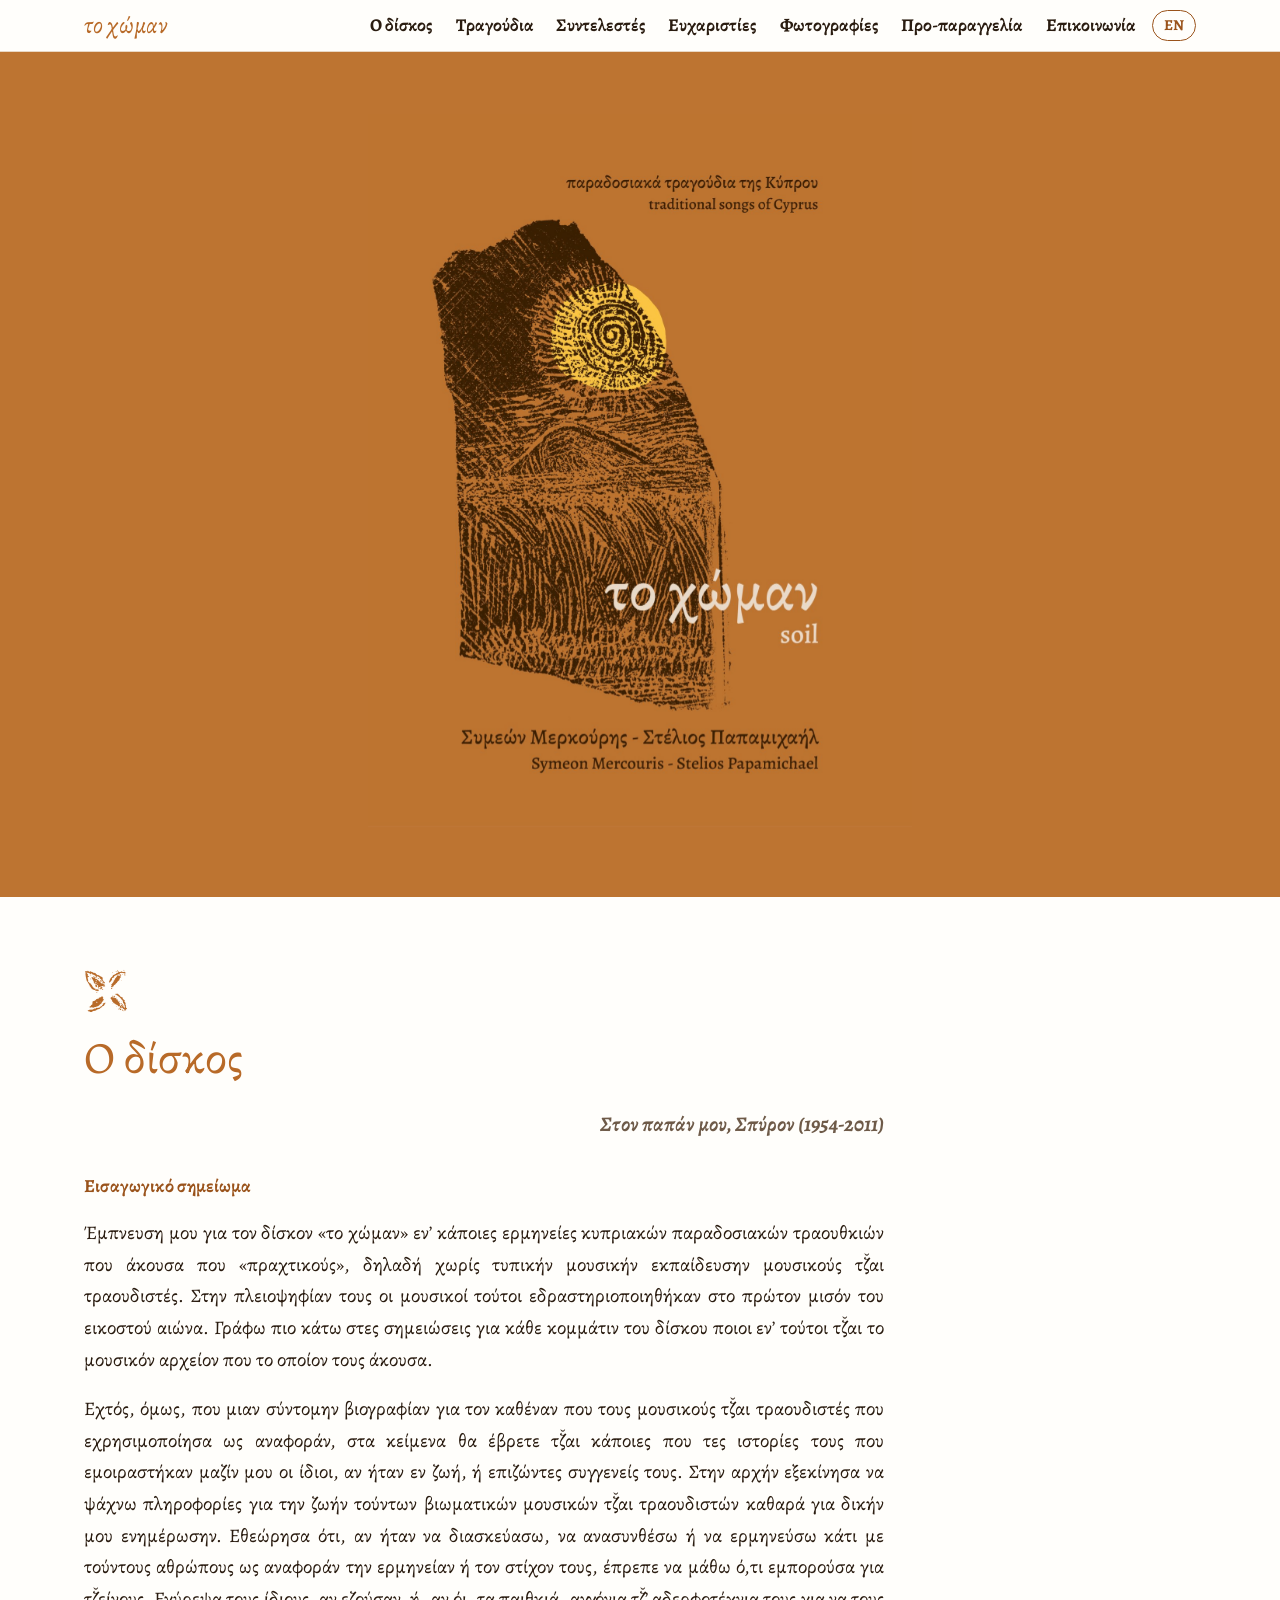
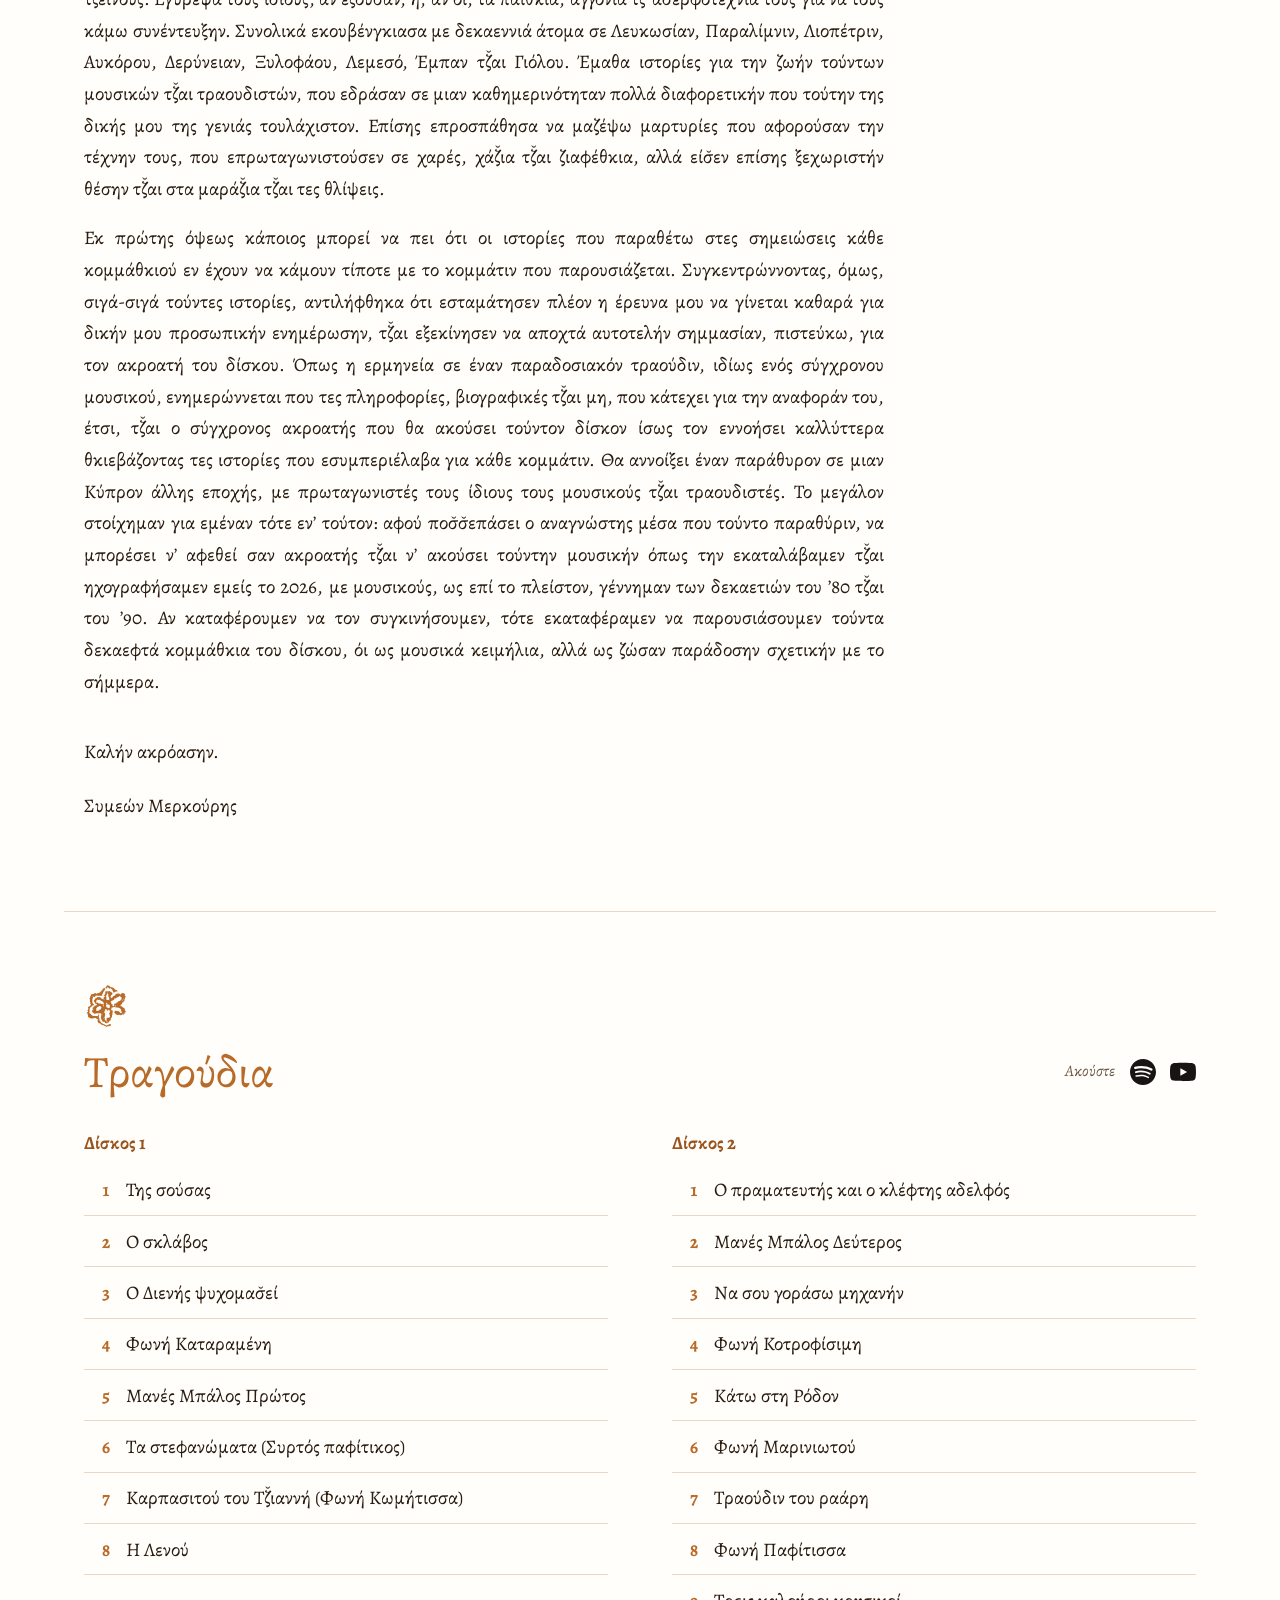
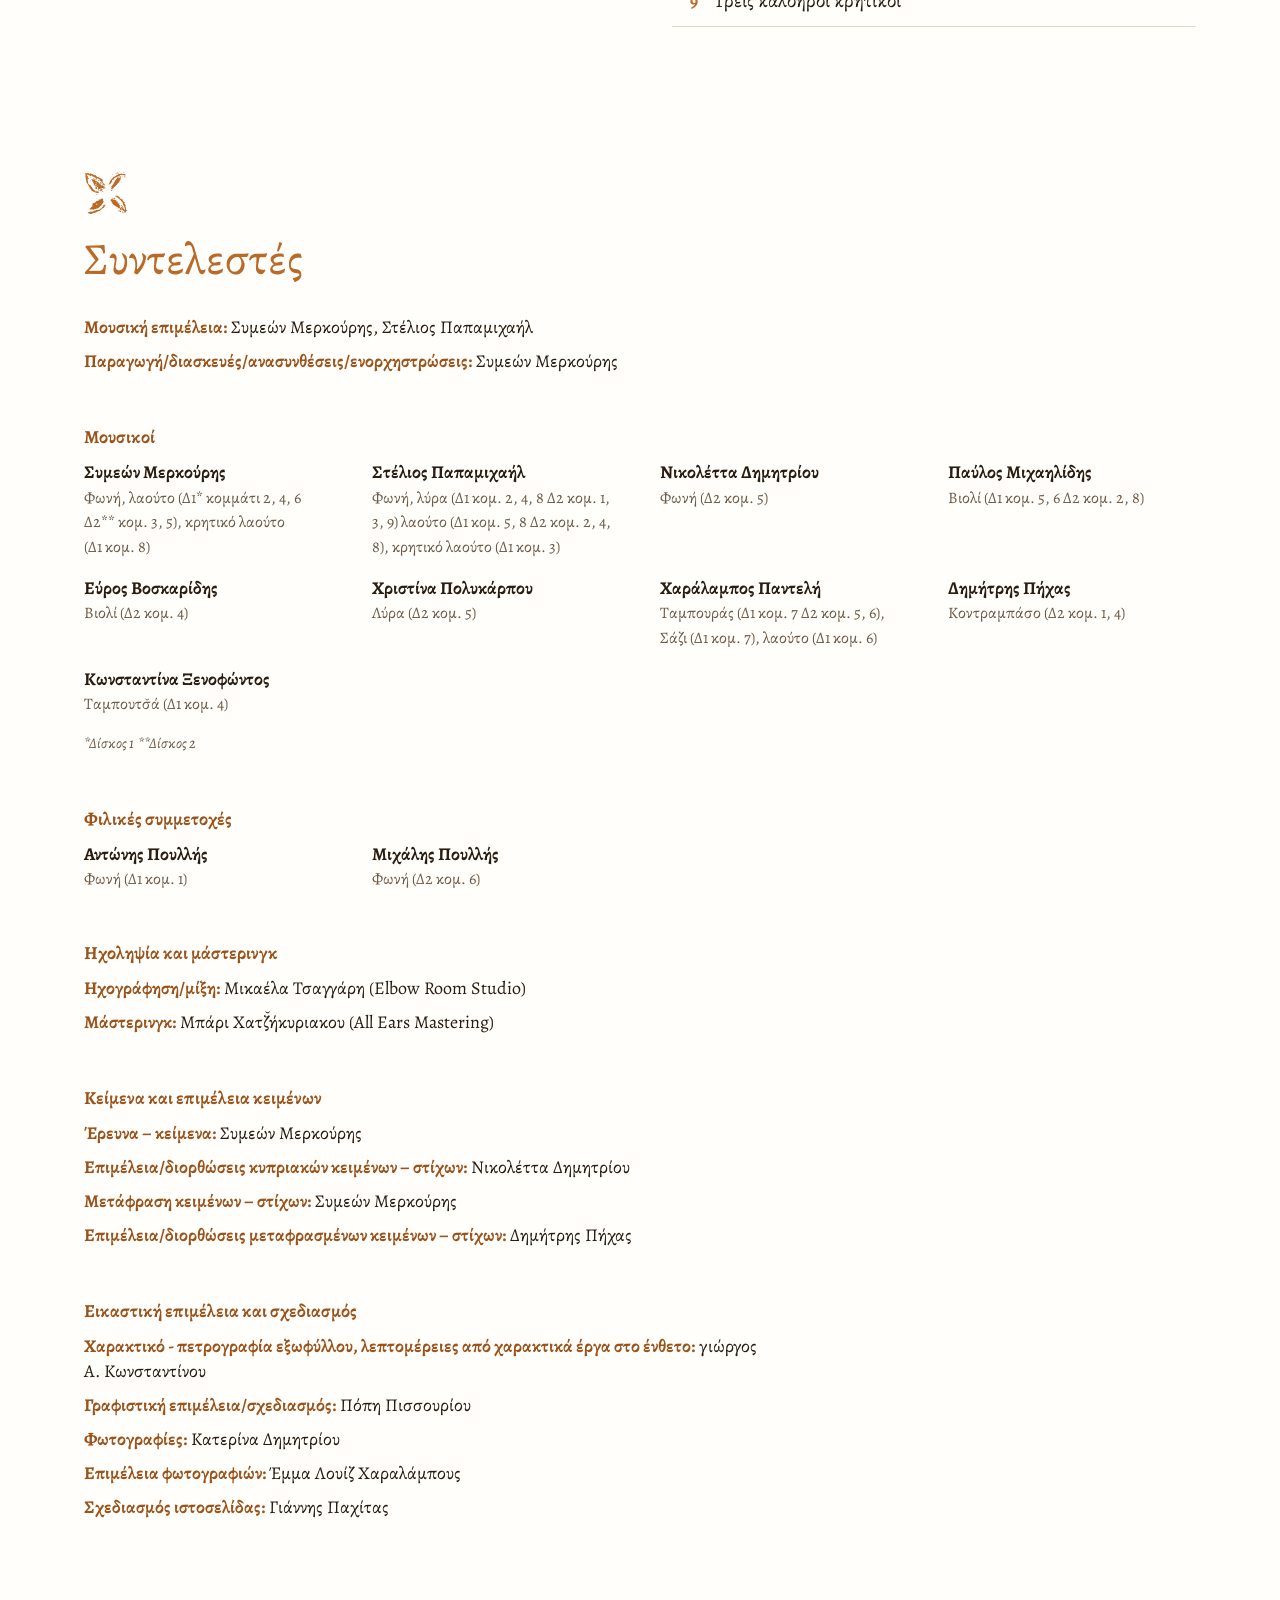
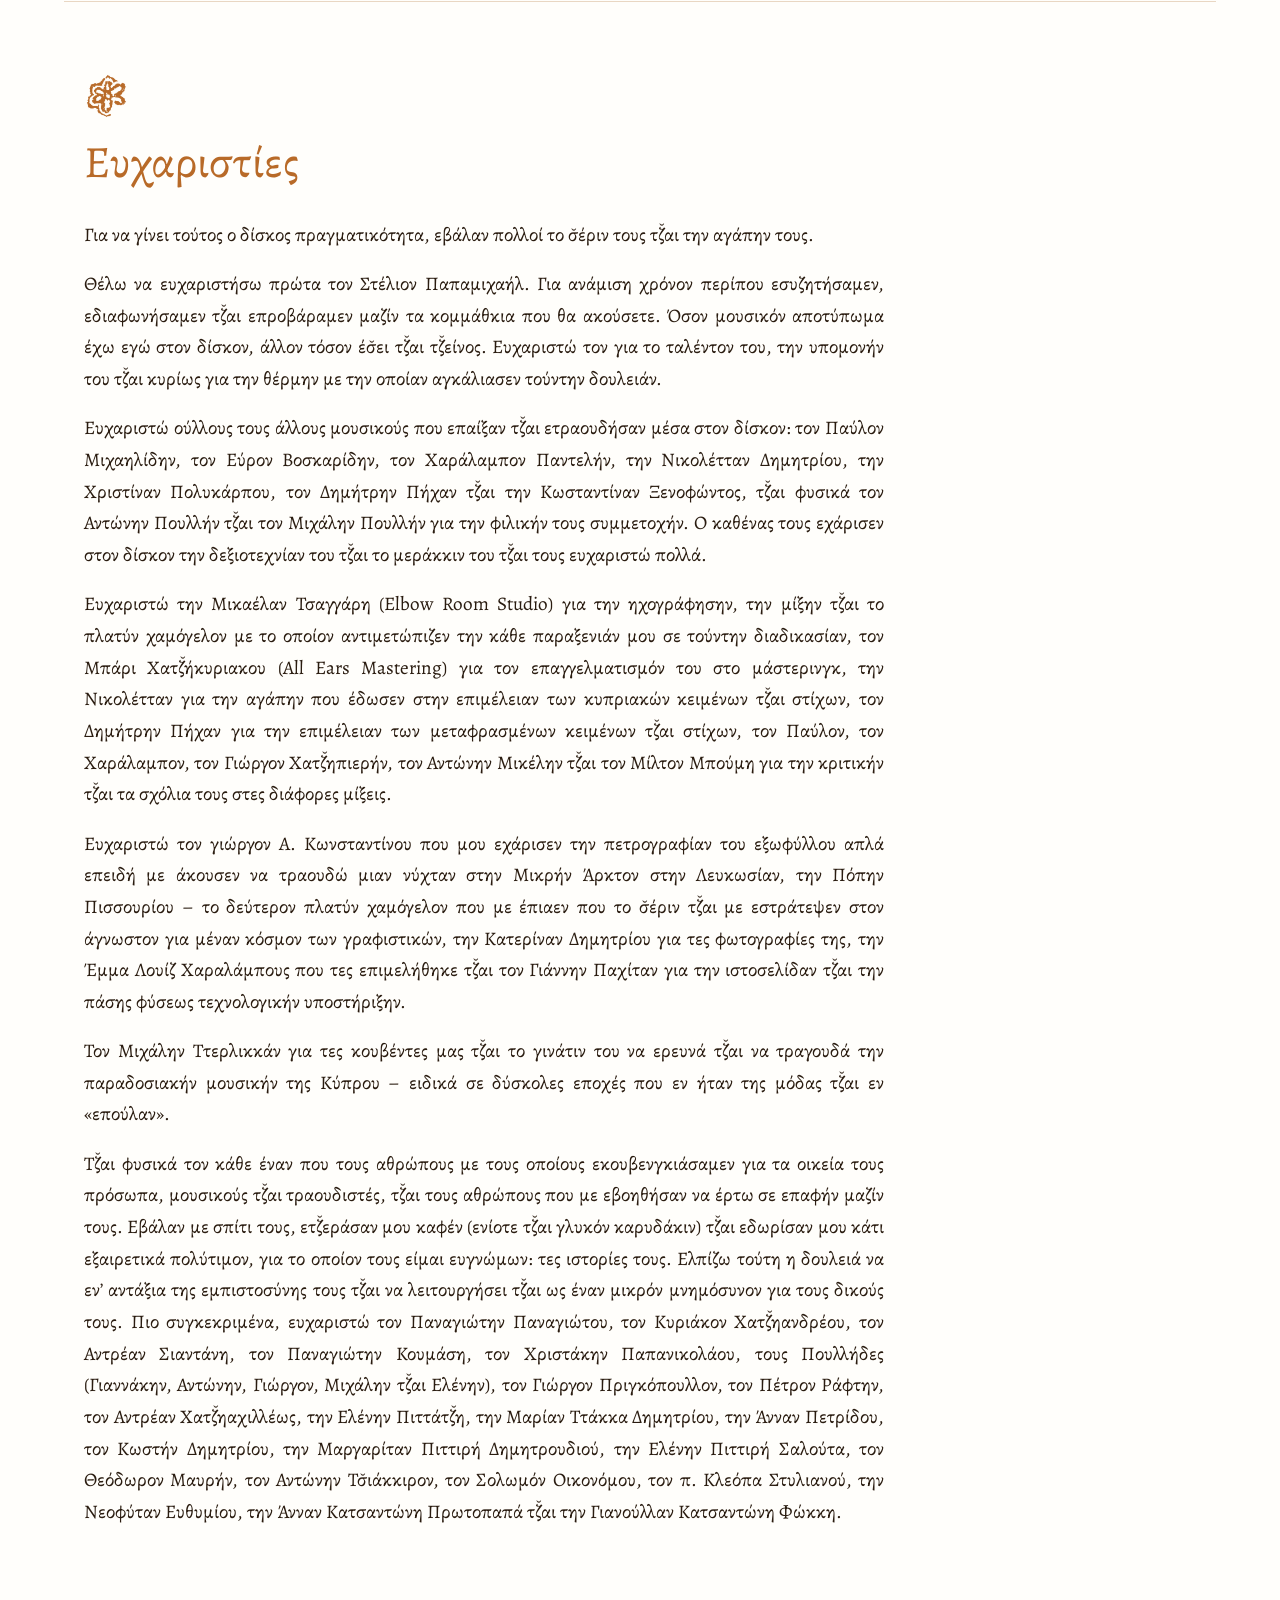
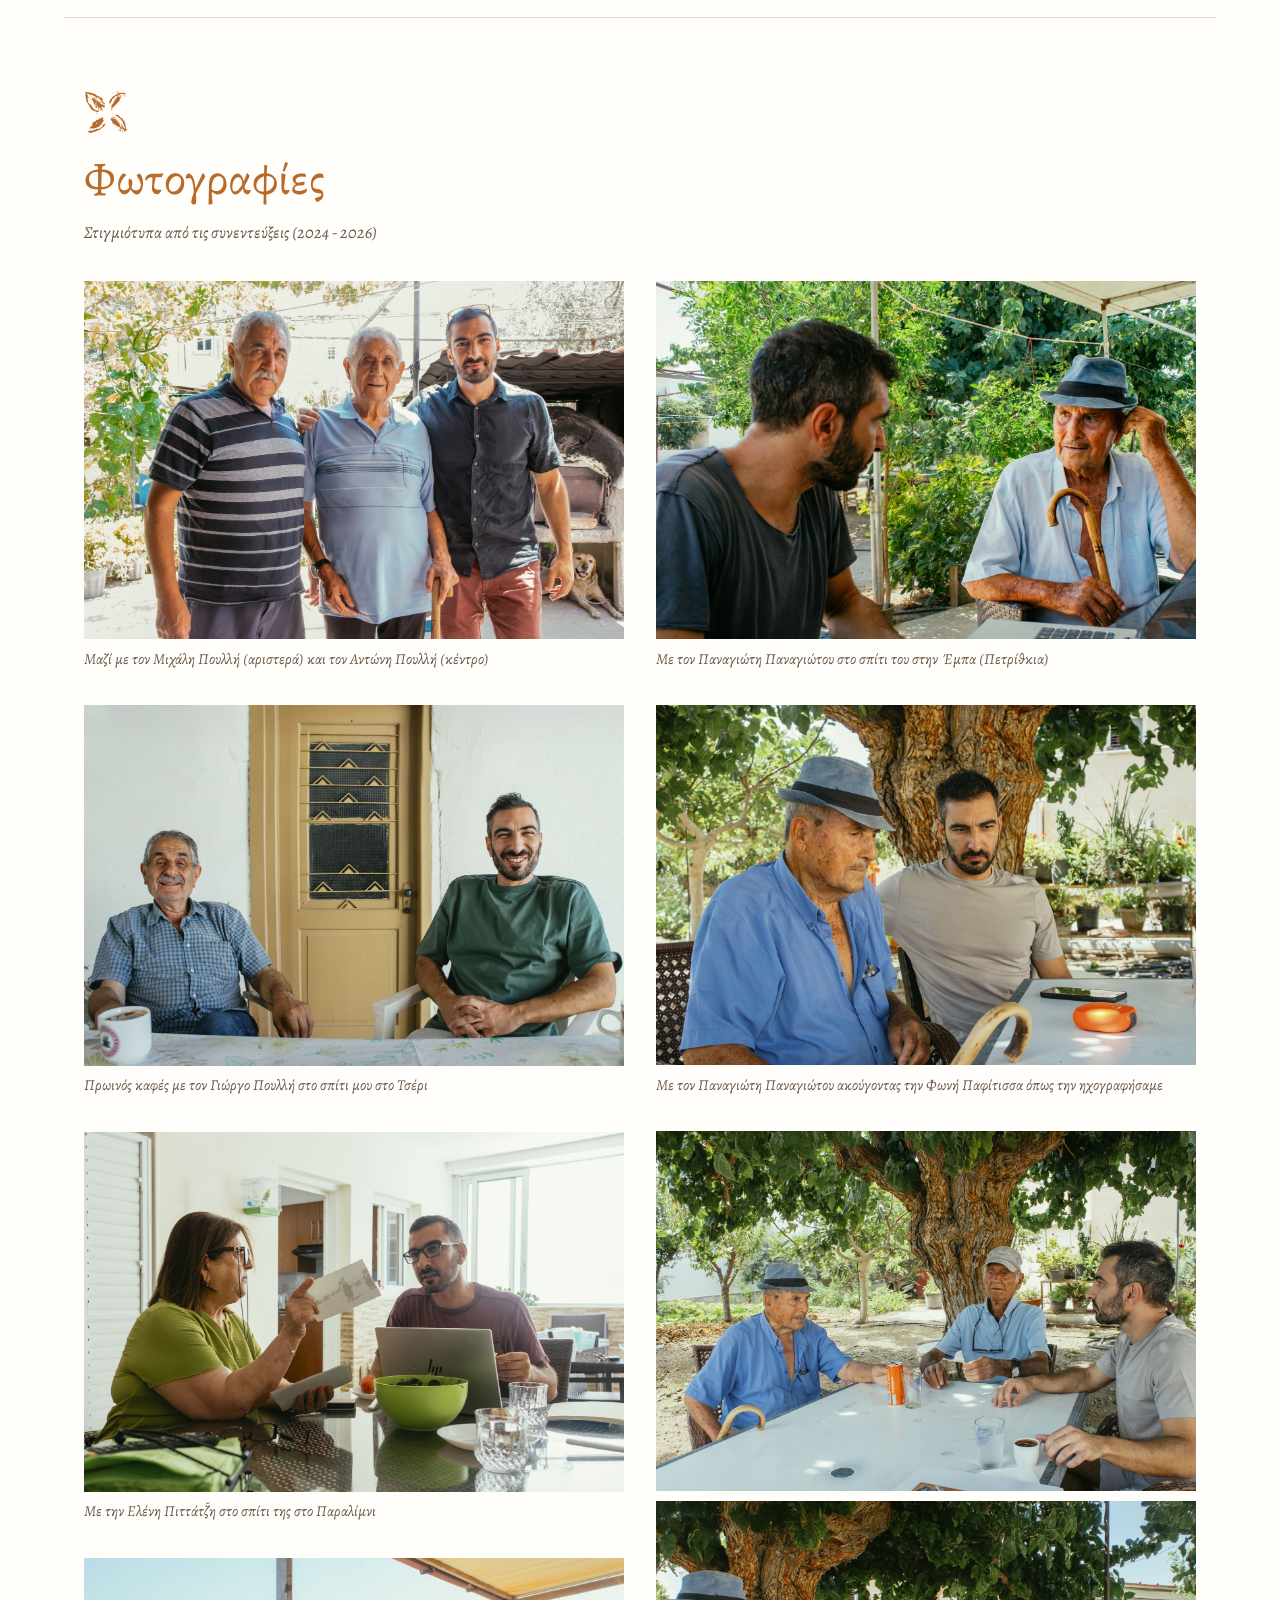
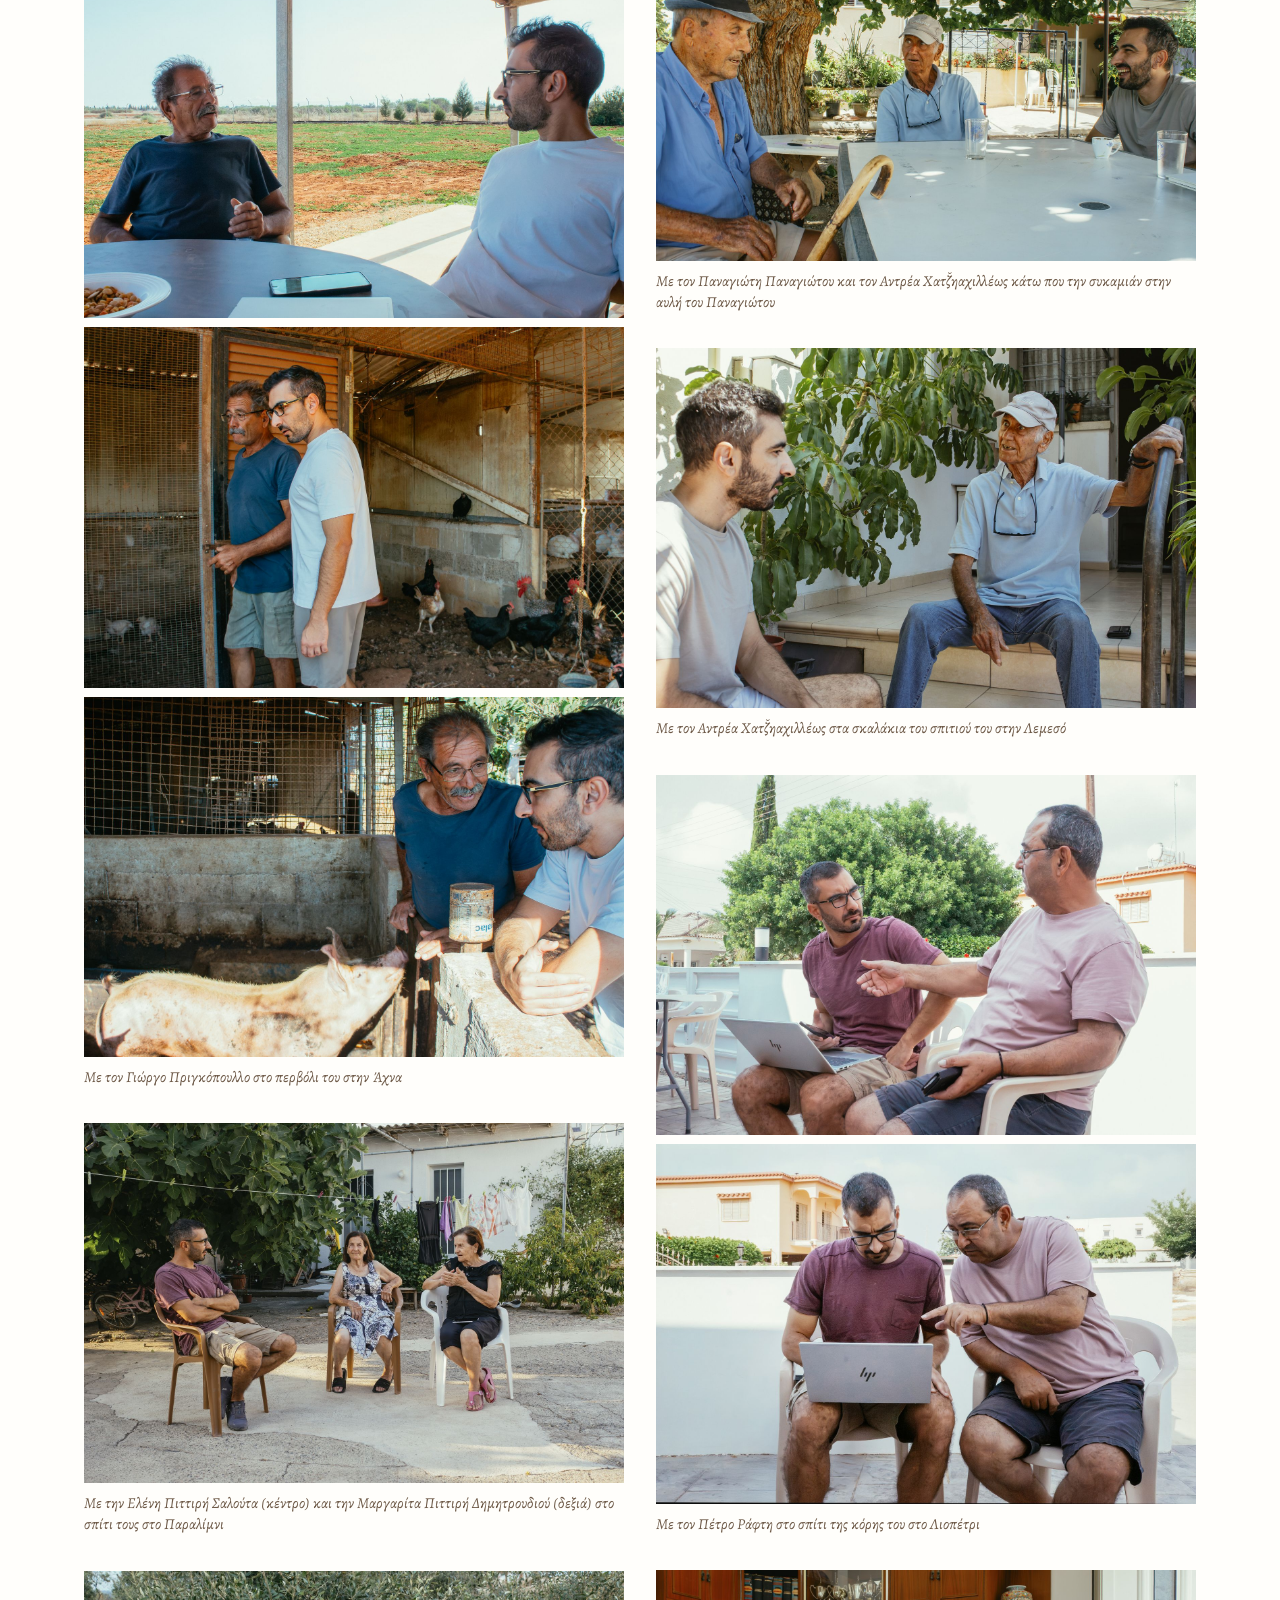
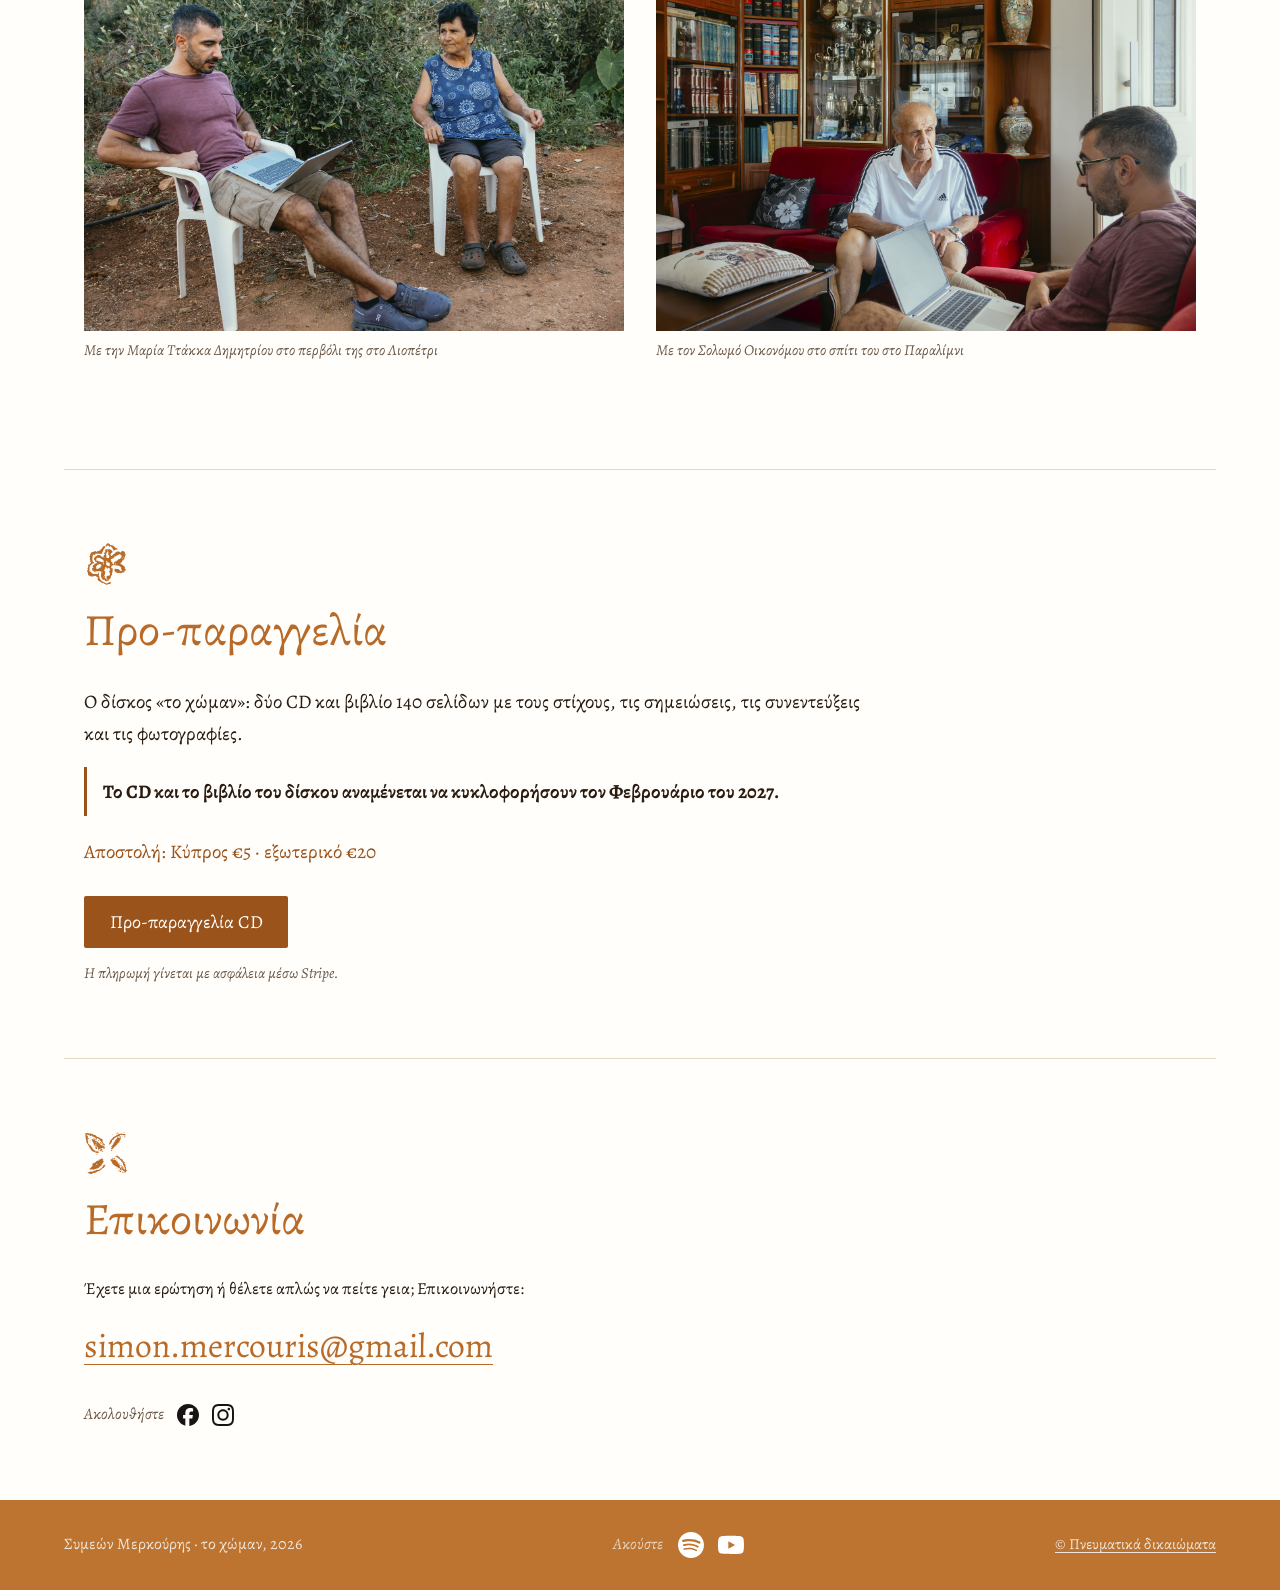
<file: index.html>
<!doctype html>
<html lang="el" data-lang="el" translate="no">
<head>
<!-- Google tag -->
<script async src="https://www.googletagmanager.com/gtm.js?id=GTM-TKW6V334"></script>
<script>
  window.dataLayer = window.dataLayer || [];
  function gtag(){dataLayer.push(arguments);}
  gtag('js', new Date());
</script>
<meta charset="UTF-8">
<!-- The site has its own English version, and Chrome misreads the Cypriot
     dialect as another language (it offered to translate "from Spanish"),
     so browser translation is switched off. -->
<meta name="google" content="notranslate">
<meta name="viewport" content="width=device-width, initial-scale=1, viewport-fit=cover">
<title>το χώμαν (To Homan) — Συμεών Μερκούρης · Symeon Mercouris</title>
<meta name="description" content="Το χώμαν: παραδοσιακά τραγούδια της Κύπρου από τον Συμεών Μερκούρη και τον Στέλιο Παπαμιχαήλ. To Homan: traditional songs of Cyprus by Symeon Mercouris and Stelios Papamichael, with lyrics, notes and interviews.">
<meta name="author" content="Symeon Mercouris">
<link rel="canonical" href="https://tohoman.eu/">
<meta property="og:type" content="music.album">
<meta property="og:site_name" content="το χώμαν · To Homan">
<meta property="og:title" content="το χώμαν (To Homan) — Συμεών Μερκούρης · Symeon Mercouris">
<meta property="og:description" content="Traditional songs of Cyprus by Symeon Mercouris and Stelios Papamichael. Παραδοσιακά τραγούδια της Κύπρου.">
<meta property="og:url" content="https://tohoman.eu/">
<meta property="og:image" content="https://tohoman.eu/images/og.jpg">
<meta property="og:image:type" content="image/jpeg">
<meta property="og:image:width" content="1200">
<meta property="og:image:height" content="630">
<meta property="og:image:alt" content="το χώμαν (To Homan), traditional songs of Cyprus, by Symeon Mercouris and Stelios Papamichael: the stone engraving with a yellow sun beside the title, on ochre.">
<meta property="og:locale" content="el_GR">
<meta property="og:locale:alternate" content="en_GB">
<meta name="twitter:card" content="summary_large_image">
<meta name="twitter:image" content="https://tohoman.eu/images/og.jpg">
<!-- Structured data for Google. alternateName lists the spellings people
     search for (older "Simon", "Merkouris" with a k, the Greek); the page
     itself keeps the official names. -->
<script type="application/ld+json">
{
  "@context": "https://schema.org",
  "@graph": [
    {
      "@type": "WebSite",
      "@id": "https://tohoman.eu/#site",
      "url": "https://tohoman.eu/",
      "name": "το χώμαν · To Homan",
      "alternateName": ["To Homan", "το χώμαν", "To Choman", "Symeon Mercouris"],
      "inLanguage": ["el", "en"]
    },
    {
      "@type": "Person",
      "@id": "https://tohoman.eu/#symeon",
      "name": "Symeon Mercouris",
      "alternateName": ["Συμεών Μερκούρης", "Simon Mercouris", "Symeon Merkouris", "Simon Merkouris", "Simeon Mercouris", "Simeon Merkouris"],
      "jobTitle": "Musician",
      "nationality": "Cypriot",
      "email": "mailto:simon.mercouris@gmail.com",
      "sameAs": ["https://open.spotify.com/artist/5ABnP08eckCciAcr5Ixyu2"],
      "url": "https://tohoman.eu/"
    },
    {
      "@type": "Person",
      "@id": "https://tohoman.eu/#stelios",
      "name": "Stelios Papamichael",
      "alternateName": "Στέλιος Παπαμιχαήλ"
    },
    {
      "@type": "MusicAlbum",
      "@id": "https://tohoman.eu/#album",
      "name": "To Homan",
      "alternateName": ["το χώμαν", "To Choman", "to hóman"],
      "description": "Traditional songs of Cyprus: two CDs and a 140-page book with lyrics, notes, interviews and photographs.",
      "genre": ["Folk", "Traditional music of Cyprus"],
      "image": "https://tohoman.eu/images/cover.jpg",
      "url": "https://tohoman.eu/",
      "byArtist": [{"@id": "https://tohoman.eu/#symeon"}, {"@id": "https://tohoman.eu/#stelios"}],
      "sameAs": ["https://open.spotify.com/album/0S6rCgRkiGk5EVWoqZEGOI"]
    }
  ]
}
</script>
<link rel="icon" href="favicon.ico" sizes="16x16 32x32 48x48">
<link rel="icon" href="favicon-32.png" type="image/png" sizes="32x32">
<link rel="apple-touch-icon" href="apple-touch-icon.png">
<link rel="preload" href="fonts/alegreya-choman-400-normal.woff2" as="font" type="font/woff2" crossorigin>
<link rel="stylesheet" href="css/style.css">
<script>
  // Set the language before first paint, so the page doesn't flash in the wrong one.
  (function(){
    var root=document.documentElement, l=null;
    root.classList.add('js');
    try{ l=new URLSearchParams(location.search).get('lang') || localStorage.getItem('site-lang'); }catch(e){}
    if(l==='en'||l==='el'){ root.setAttribute('data-lang',l); root.lang=l; }
  })();
</script>
</head>
<body>

<header class="bar">
  <div class="bar-in">
    <a class="mark" href="#top"><span lang="el">το χώμαν</span><span lang="en">to homan</span></a>
    <nav class="nav" id="nav" aria-label="Main">
      <a href="#album"><span lang="el">Ο δίσκος</span><span lang="en">The album</span></a>
      <a href="#songs"><span lang="el">Τραγούδια</span><span lang="en">Songs</span></a>
      <a href="#contributors"><span lang="el">Συντελεστές</span><span lang="en">Contributors</span></a>
      <a href="#thanks"><span lang="el">Ευχαριστίες</span><span lang="en">Acknowledgements</span></a>
      <a href="#photos"><span lang="el">Φωτογραφίες</span><span lang="en">Photos</span></a>
      <a href="#buy"><span lang="el">Προ-παραγγελία</span><span lang="en">Pre-order</span></a>
      <a href="#contact"><span lang="el">Επικοινωνία</span><span lang="en">Contact</span></a>
    </nav>
    <button class="lang" id="lang" type="button"><span lang="el" aria-label="Switch to English">EN</span><span lang="en" aria-label="Ανάγνωση στα ελληνικά">ΕΛ</span></button>
    <button class="menu" id="menu" type="button" aria-expanded="false" aria-controls="nav" aria-label="Menu">
      <svg width="24" height="24" viewBox="0 0 24 24" aria-hidden="true"><path d="M3 7h18M3 12h18M3 17h18" stroke="currentColor" stroke-width="2" stroke-linecap="round"/></svg>
    </button>
  </div>
</header>
<div class="rail" aria-hidden="true">το χώμαν</div>

<main id="top">
  <div class="page">
    <section class="hero">
      <div class="hero-in">
        <h1 class="cover-title">
          <img class="cover" src="images/cover.jpg" width="1400" height="1835"
               alt="το χώμαν · soil — Συμεών Μερκούρης, Στέλιος Παπαμιχαήλ · Symeon Mercouris, Stelios Papamichael">
        </h1>
      </div>
    </section>

    <section class="sec" id="album">
      <span class="orn a" aria-hidden="true"></span>
      <h2><span lang="el">Ο δίσκος</span><span lang="en">The album</span></h2>
      <div class="prose wide">
        <p class="dedication"><span lang="el">Στον παπάν μου, Σπύρον (1954-2011)</span><span lang="en">To my father, Spyros (1954–2011)</span></p>
        <h3><span lang="el">Εισαγωγικό σημείωμα</span><span lang="en">Introductory note</span></h3>
        <p lang="el">Έμπνευση μου για τον δίσκον «το χώμαν» εν’ κάποιες ερμηνείες κυπριακών παραδοσιακών τραουθκιών που άκουσα που «πραχτικούς», δηλαδή χωρίς τυπικήν μουσικήν εκπαίδευσην μουσικούς τζ̆αι τραουδιστές. Στην πλειοψηφίαν τους οι μουσικοί τούτοι εδραστηριοποιηθήκαν στο πρώτον μισόν του εικοστού αιώνα. Γράφω πιο κάτω στες σημειώσεις για κάθε κομμάτιν του δίσκου ποιοι εν’ τούτοι τζ̆αι το μουσικόν αρχείον που το οποίον τους άκουσα.</p>
        <p lang="el">Εχτός, όμως, που μιαν σύντομην βιογραφίαν για τον καθέναν που τους μουσικούς τζ̆αι τραουδιστές που εχρησιμοποίησα ως αναφοράν, στα κείμενα θα έβρετε τζ̆αι κάποιες που τες ιστορίες τους που εμοιραστήκαν μαζίν μου οι ίδιοι, αν ήταν εν ζωή, ή επιζώντες συγγενείς τους. Στην αρχήν εξεκίνησα να ψάχνω πληροφορίες για την ζωήν τούντων βιωματικών μουσικών τζ̆αι τραουδιστών καθαρά για δικήν μου ενημέρωσην. Εθεώρησα ότι, αν ήταν να διασκεύασω, να ανασυνθέσω ή να ερμηνεύσω κάτι με τούντους αθρώπους ως αναφοράν την ερμηνείαν ή τον στίχον τους, έπρεπε να μάθω ό,τι εμπορούσα για τζ̆είνους. Εγύρεψα τους ίδιους, αν εζούσαν, ή, αν όι, τα παιθκιά, αγγόνια τζ̆’ αδερφοτέχνια τους για να τους κάμω συνέντευξην. Συνολικά εκουβένγκιασα με δεκαεννιά άτομα σε Λευκωσίαν, Παραλίμνιν, Λιοπέτριν, Αυκόρου, Δερύνειαν, Ξυλοφάου, Λεμεσό, Έμπαν τζ̆αι Γιόλου. Έμαθα ιστορίες για την ζωήν τούντων μουσικών τζ̆αι τραουδιστών, που εδράσαν σε μιαν καθημερινότηταν πολλά διαφορετικήν που τούτην της δικής μου της γενιάς τουλάχιστον. Επίσης επροσπάθησα να μαζέψω μαρτυρίες που αφορούσαν την τέχνην τους, που επρωταγωνιστούσεν σε χαρές, χάζ̆ια τζ̆αι ζιαφέθκια, αλλά είσ̆εν επίσης ξεχωριστήν θέσην τζ̆αι στα μαράζ̆ια τζ̆αι τες θλίψεις.</p>
        <p lang="el">Εκ πρώτης όψεως κάποιος μπορεί να πει ότι οι ιστορίες που παραθέτω στες σημειώσεις κάθε κομμάθκιού εν έχουν να κάμουν τίποτε με το κομμάτιν που παρουσιάζεται. Συγκεντρώννοντας, όμως, σιγά-σιγά τούντες ιστορίες, αντιλήφθηκα ότι εσταμάτησεν πλέον η έρευνα μου να γίνεται καθαρά για δικήν μου προσωπικήν ενημέρωσην, τζ̆αι εξεκίνησεν να αποχτά αυτοτελήν σημμασίαν, πιστεύκω, για τον ακροατή του δίσκου. Όπως η ερμηνεία σε έναν παραδοσιακόν τραούδιν, ιδίως ενός σύγχρονου μουσικού, ενημερώννεται που τες πληροφορίες, βιογραφικές τζ̆αι μη, που κάτεχει για την αναφοράν του, έτσι, τζ̆αι ο σύγχρονος ακροατής που θα ακούσει τούντον δίσκον ίσως τον εννοήσει καλλύττερα θκιεβάζοντας τες ιστορίες που εσυμπεριέλαβα για κάθε κομμάτιν. Θα αννοίξει έναν παράθυρον σε μιαν Κύπρον άλλης εποχής, με πρωταγωνιστές τους ίδιους τους μουσικούς τζ̆αι τραουδιστές. Το μεγάλον στοίχημαν για εμέναν τότε εν’ τούτον: αφού ποσ̆σ̆επάσει ο αναγνώστης μέσα που τούντο παραθύριν, να μπορέσει ν’ αφεθεί σαν ακροατής τζ̆αι ν’ ακούσει τούντην μουσικήν όπως την εκαταλάβαμεν τζ̆αι ηχογραφήσαμεν εμείς το 2026, με μουσικούς, ως επί το πλείστον, γέννημαν των δεκαετιών του ’80 τζ̆αι του ’90. Αν καταφέρουμεν να τον συγκινήσουμεν, τότε εκαταφέραμεν να παρουσιάσουμεν τούντα δεκαεφτά κομμάθκια του δίσκου, όι ως μουσικά κειμήλια, αλλά ως ζώσαν παράδοσην σχετικήν με το σήμμερα.</p>
        <p lang="en">My inspiration for the album <em>to hóman</em> (soil) came from interpretations of Cypriot traditional songs that I heard being performed by what we term as <em>prahtikoí </em>– experiential musicians and singers without formal musical training. Most of these musicians were active during the first half of the 20<sup class="ord">th</sup> century. In the notes for each track, I set out the details of each of these musicians and singers, as well as the musical archive from which I heard their performances.</p>
        <p lang="en">In addition to a brief biography of each of the musicians and singers whose work I used as a reference, you will also find in the album notes some of their stories, shared with me either by the musicians themselves, if they are still alive, or by their surviving relatives. I initially began researching the lives of these experiential musicians and singers purely for my own benefit. I felt that if I was going to arrange, recompose, or perform something with these people as a reference, I ought to find out whatever I could about them. I sought out the musicians themselves if alive or, where they were not, their children, grandchildren, nieces and nephews, in order to interview them. In total, I spoke with nineteen people in Nicosia, Paralimni, Liopetri, Avgorou, Deryneia, Xylophagou, Limassol, Empa and Giolou. Through this process I collected stories about the lives of each of these musicians and singers, lives rooted in an everyday reality quite different from that of my own generation. I also tried to gather testimonies relating to their art, which played a key role in celebrations, such as weddings, local fairs (<em>panayírka</em>) and feasts (<em>ziaféthkia</em>) but which also held a special place in loss, sorrow and heartache.</p>
        <p lang="en">At first glance, one might say that the stories I have included in the notes for each track have nothing to do with the piece itself. As I gradually gathered these stories, however, I realised that my research had ceased to be exclusively for my own benefit and had, I believe, begun to acquire a significance of its own for the listener of the album. Just as the interpretation of a traditional song—particularly by a contemporary musician—is informed by the biographical and other knowledge they possess about their reference, the contemporary listener who listens to this album may come to understand it better by reading the stories I collated for each track in the album notes. They will open a window into a Cyprus of another era, with the musicians and singers themselves as its protagonists.</p>
        <p lang="en">The great challenge for me, then, is this: once the reader has peered through this window in the past, I hope they can then, as a listener, listen to our music as we understood and recorded it in 2026, with musicians who, for the most part, were born in the 1980s and ’90s. If we succeed in making today’s listener receptive to our way of expressing traditional music, then we will have succeeded in presenting these seventeen pieces of the album, not as musical relics, but as a living tradition that remains relevant to the present.</p>
        <p class="sign" lang="el">Καλήν ακρόασην.</p>
        <p class="sign" lang="en">I hope you enjoy listening.</p>
        <p class="signer" lang="el">Συμεών Μερκούρης</p>
        <p class="signer" lang="en">Symeon Mercouris</p>
      </div>
    </section>

    <section class="sec" id="songs">
      <span class="orn b" aria-hidden="true"></span>
      <div class="sec-head">
        <h2><span lang="el">Τραγούδια</span><span lang="en">Songs</span></h2>
        <div class="listen"><span class="listen-label"><span lang="el">Ακούστε</span><span lang="en">Listen</span></span><a class="listen-link" data-listen="spotify" aria-label="Spotify" title="Spotify"><svg viewBox="0 0 24 24" width="26" height="26" aria-hidden="true" focusable="false"><path fill="currentColor" d="M12 0C5.4 0 0 5.4 0 12s5.4 12 12 12 12-5.4 12-12S18.66 0 12 0zm5.521 17.34c-.24.359-.66.48-1.021.24-2.82-1.74-6.36-2.101-10.561-1.141-.418.122-.779-.179-.899-.539-.12-.421.18-.78.54-.9 4.56-1.021 8.52-.6 11.64 1.32.42.18.479.659.301 1.02zm1.44-3.3c-.301.42-.841.6-1.262.3-3.239-1.98-8.159-2.58-11.939-1.38-.479.12-1.02-.12-1.14-.6-.12-.48.12-1.021.6-1.141C9.6 9.9 15 10.561 18.72 12.84c.361.181.54.78.241 1.2zm.12-3.36C15.24 8.4 8.82 8.16 5.16 9.301c-.6.179-1.2-.181-1.38-.721-.18-.601.18-1.2.72-1.381 4.26-1.26 11.28-1.02 15.721 1.621.539.3.719 1.02.419 1.56-.299.421-1.02.599-1.559.3z"/></svg></a><a class="listen-link" data-listen="youtube" aria-label="YouTube" title="YouTube"><svg viewBox="0 0 24 24" width="26" height="26" aria-hidden="true" focusable="false"><path fill="currentColor" d="M23.498 6.186a3.016 3.016 0 0 0-2.122-2.136C19.505 3.545 12 3.545 12 3.545s-7.505 0-9.377.505A3.017 3.017 0 0 0 .502 6.186C0 8.07 0 12 0 12s0 3.93.502 5.814a3.016 3.016 0 0 0 2.122 2.136c1.871.505 9.376.505 9.376.505s7.505 0 9.377-.505a3.015 3.015 0 0 0 2.122-2.136C24 15.93 24 12 24 12s0-3.93-.502-5.814zM9.545 15.568V8.432L15.818 12l-6.273 3.568z"/></svg></a></div>
      </div>
      <div class="discs" id="song-index"></div>
    </section>
  </div>

  <div id="tracks"></div>

  <div class="page">
    <section class="sec credits-sec" id="contributors">
      <span class="orn a" aria-hidden="true"></span>
      <h2><span lang="el">Συντελεστές</span><span lang="en">Contributors</span></h2>
      <div lang="el">
        <ul class="roles"><li><span class="k">Μουσική επιμέλεια:</span> Συμεών&nbsp;Μερκούρης, Στέλιος&nbsp;Παπαμιχαήλ</li><li><span class="k">Παραγωγή/διασκευές/ανασυνθέσεις/ενορχηστρώσεις:</span> Συμεών&nbsp;Μερκούρης</li></ul>
        <h3>Μουσικοί</h3>
        <ul class="people"><li><b>Συμεών Μερκούρης</b><span class="r">Φωνή, λαούτο (Δ1*&nbsp;κομμάτι&nbsp;2, 4, 6 Δ2**&nbsp;κομ.&nbsp;3, 5), κρητικό λαούτο (Δ1&nbsp;κομ.&nbsp;8)</span></li><li><b>Στέλιος Παπαμιχαήλ</b><span class="r">Φωνή, λύρα (Δ1&nbsp;κομ.&nbsp;2, 4, 8 Δ2&nbsp;κομ.&nbsp;1, 3, 9) λαούτο (Δ1&nbsp;κομ.&nbsp;5, 8 Δ2&nbsp;κομ.&nbsp;2, 4, 8), κρητικό λαούτο (Δ1&nbsp;κομ.&nbsp;3)</span></li><li><b>Νικολέττα Δημητρίου</b><span class="r">Φωνή (Δ2&nbsp;κομ.&nbsp;5)</span></li><li><b>Παύλος Μιχαηλίδης</b><span class="r">Βιολί (Δ1&nbsp;κομ.&nbsp;5, 6 Δ2&nbsp;κομ.&nbsp;2, 8)</span></li><li><b>Εύρος Βοσκαρίδης</b><span class="r">Βιολί (Δ2&nbsp;κομ.&nbsp;4)</span></li><li><b>Χριστίνα Πολυκάρπου</b><span class="r">Λύρα (Δ2&nbsp;κομ.&nbsp;5)</span></li><li><b>Χαράλαμπος Παντελή</b><span class="r">Ταμπουράς (Δ1&nbsp;κομ.&nbsp;7 Δ2&nbsp;κομ.&nbsp;5, 6), Σάζι (Δ1&nbsp;κομ.&nbsp;7), λαούτο (Δ1&nbsp;κομ.&nbsp;6)</span></li><li><b>Δημήτρης Πήχας</b><span class="r">Κοντραμπάσο (Δ2&nbsp;κομ.&nbsp;1, 4)</span></li><li><b>Κωνσταντίνα Ξενοφώντος</b><span class="r">Ταμπουτσ̆ά (Δ1&nbsp;κομ.&nbsp;4)</span></li></ul>
        <p class="legend">*Δίσκος 1 &nbsp;**Δίσκος 2</p>
        <h3>Φιλικές συμμετοχές</h3>
        <ul class="people"><li><b>Αντώνης Πουλλής</b><span class="r">Φωνή (Δ1&nbsp;κομ.&nbsp;1)</span></li><li><b>Μιχάλης Πουλλής</b><span class="r">Φωνή (Δ2&nbsp;κομ.&nbsp;6)</span></li></ul>
        <h3>Ηχοληψία και μάστερινγκ</h3>
        <ul class="roles"><li><span class="k">Ηχογράφηση/μίξη:</span> Μικαέλα&nbsp;Τσαγγάρη (Elbow&nbsp;Room&nbsp;Studio)</li><li><span class="k">Μάστερινγκ:</span> Μπάρι&nbsp;Χατζ̆ήκυριακου (All&nbsp;Ears&nbsp;Mastering)</li></ul>
        <h3>Κείμενα και επιμέλεια κειμένων</h3>
        <ul class="roles"><li><span class="k">Έρευνα – κείμενα:</span> Συμεών&nbsp;Μερκούρης</li><li><span class="k">Επιμέλεια/διορθώσεις κυπριακών κειμένων – στίχων:</span> Νικολέττα&nbsp;Δημητρίου</li><li><span class="k">Μετάφραση κειμένων – στίχων:</span> Συμεών&nbsp;Μερκούρης</li><li><span class="k">Επιμέλεια/διορθώσεις μεταφρασμένων κειμένων – στίχων:</span> Δημήτρης&nbsp;Πήχας</li></ul>
        <h3>Εικαστική επιμέλεια και σχεδιασμός</h3>
        <ul class="roles"><li><span class="k">Χαρακτικό - πετρογραφία εξωφύλλου, λεπτομέρειες από χαρακτικά έργα στο ένθετο:</span> γιώργος Α.&nbsp;Κωνσταντίνου</li><li><span class="k">Γραφιστική επιμέλεια/σχεδιασμός:</span> Πόπη&nbsp;Πισσουρίου</li><li><span class="k">Φωτογραφίες:</span> Κατερίνα&nbsp;Δημητρίου</li><li><span class="k">Επιμέλεια φωτογραφιών:</span> Έμμα&nbsp;Λουίζ&nbsp;Χαραλάμπους</li><li><span class="k">Σχεδιασμός ιστοσελίδας:</span> Γιάννης&nbsp;Παχίτας</li></ul>
      </div>
      <div lang="en">
        <ul class="roles"><li><span class="k">Musical direction:</span> Symeon&nbsp;Mercouris, Stelios&nbsp;Papamichael</li><li><span class="k">Production/arrangements/re-compositions/orchestration:</span> Symeon&nbsp;Mercouris</li></ul>
        <h3>Musicians</h3>
        <ul class="people"><li><b>Symeon Mercouris</b><span class="r">Vocals, lute (D1*&nbsp;tracks&nbsp;2, 4, 6; D2**&nbsp;tracks&nbsp;3, 5), Cretan lute (D1&nbsp;track&nbsp;8)</span></li><li><b>Stelios Papamichael</b><span class="r">Vocals, lyra (D1&nbsp;tracks&nbsp;2, 4, 8; D2&nbsp;tracks&nbsp;1, 3, 9), lute (D1&nbsp;tracks&nbsp;5, 8; D2&nbsp;tracks&nbsp;2, 4, 8), Cretan lute (D1&nbsp;track&nbsp;3)</span></li><li><b>Nicoletta Demetriou</b><span class="r">Vocals (D2&nbsp;track&nbsp;5)</span></li><li><b>Pavlos Michaelides</b><span class="r">Violin (D1&nbsp;tracks&nbsp;5, 6; D2&nbsp;tracks&nbsp;2, 8)</span></li><li><b>Evros Voskarides</b><span class="r">Violin (D2&nbsp;track&nbsp;4)</span></li><li><b>Christina Polycarpou</b><span class="r">Lyra (D2&nbsp;track&nbsp;5)</span></li><li><b>Charalambos Panteli</b><span class="r">Tambouras (D1&nbsp;track&nbsp;7; D2&nbsp;tracks&nbsp;5, 6), saz (D1&nbsp;track&nbsp;7), lute (D1&nbsp;track&nbsp;6)</span></li><li><b>Dimitris Pichas</b><span class="r">Double bass (D2&nbsp;tracks&nbsp;1, 4)</span></li><li><b>Konstantina Xenofontos</b><span class="r">Percussion (D1, track 4)</span></li></ul>
        <p class="legend">*D1 = Disc 1 &nbsp;**D2 = Disc 2</p>
        <h3>Guest appearances</h3>
        <ul class="people"><li><b>Antonis Poullis</b><span class="r">Vocals (D1&nbsp;track&nbsp;1)</span></li><li><b>Michalis Poullis</b><span class="r">Vocals (D2&nbsp;track&nbsp;6)</span></li></ul>
        <h3>Recording and mastering</h3>
        <ul class="roles"><li><span class="k">Recording and mixing:</span> Mikaela&nbsp;Tsangari (Elbow&nbsp;Room&nbsp;Studio)</li><li><span class="k">Mastering:</span> Bari&nbsp;Hadjikyriacou (All&nbsp;Ears&nbsp;Mastering)</li></ul>
        <h3>Texts and editing</h3>
        <ul class="roles"><li><span class="k">Research and texts:</span> Symeon&nbsp;Mercouris</li><li><span class="k">Editing/proofreading of texts and lyrics (Cypriot):</span> Nicoletta&nbsp;Demetriou</li><li><span class="k">Translation of texts and lyrics:</span> Symeon&nbsp;Mercouris</li><li><span class="k">Editing/proofreading of translated texts and lyrics (English):</span> Dimitris&nbsp;Pichas</li></ul>
        <h3>Artwork and design</h3>
        <ul class="roles"><li><span class="k">Album cover stone engraving; details from engraved works in the album booklet:</span> giorgos A.&nbsp;Konstantinou</li><li><span class="k">Graphic design:</span> Popi&nbsp;Pissouriou</li><li><span class="k">Photography:</span> Katerina&nbsp;Demetriou</li><li><span class="k">Photo editing:</span> Emma&nbsp;Louise&nbsp;Charalambous</li><li><span class="k">Website design:</span> Yiannis&nbsp;Pahitas</li></ul>
      </div>
    </section>

    <section class="sec thanks" id="thanks">
      <span class="orn b" aria-hidden="true"></span>
      <h2><span lang="el">Ευχαριστίες</span><span lang="en">Acknowledgements</span></h2>
      <div class="prose wide">
        <p lang="el">Για να γίνει τούτος ο δίσκος πραγματικότητα, εβάλαν πολλοί το σ̆έριν τους τζ̆αι την αγάπην τους.</p>
        <p lang="el">Θέλω να ευχαριστήσω πρώτα τον Στέλιον Παπαμιχαήλ. Για ανάμιση χρόνον περίπου εσυζητήσαμεν, εδιαφωνήσαμεν τζ̆αι επροβάραμεν μαζίν τα κομμάθκια που θα ακούσετε. Όσον μουσικόν αποτύπωμα έχω εγώ στον δίσκον, άλλον τόσον έσ̆ει τζ̆αι τζ̆είνος. Ευχαριστώ τον για το ταλέντον του, την υπομονήν του τζ̆αι κυρίως για την θέρμην με την οποίαν αγκάλιασεν τούντην δουλειάν.</p>
        <p lang="el">Ευχαριστώ ούλλους τους άλλους μουσικούς που επαίξαν τζ̆αι ετραουδήσαν μέσα στον δίσκον: τον Παύλον Μιχαηλίδην, τον Εύρον Βοσκαρίδην, τον Χαράλαμπον Παντελήν, την Νικολέτταν Δημητρίου, την Χριστίναν Πολυκάρπου, τον Δημήτρην Πήχαν τζ̆αι την Κωσταντίναν Ξενοφώντος, τζ̆αι φυσικά τον Αντώνην Πουλλήν τζ̆αι τον Μιχάλην Πουλλήν για την φιλικήν τους συμμετοχήν. Ο καθένας τους εχάρισεν στον δίσκον την δεξιοτεχνίαν του τζ̆αι το μεράκκιν του τζ̆αι τους ευχαριστώ πολλά.</p>
        <p lang="el">Ευχαριστώ την Μικαέλαν Τσαγγάρη (Elbow Room Studio) για την ηχογράφησην, την μίξην τζ̆αι το πλατύν χαμόγελον με το οποίον αντιμετώπιζεν την κάθε παραξενιάν μου σε τούντην διαδικασίαν, τον Μπάρι Χατζ̆ήκυριακου (All Ears Mastering) για τον επαγγελματισμόν του στο μάστερινγκ, την Νικολέτταν για την αγάπην που έδωσεν στην επιμέλειαν των κυπριακών κειμένων τζ̆αι στίχων, τον Δημήτρην Πήχαν για την επιμέλειαν των μεταφρασμένων κειμένων τζ̆αι στίχων, τον Παύλον, τον Χαράλαμπον, τον Γιώργον Χατζ̆ηπιερήν, τον Αντώνην Μικέλην τζ̆αι τον Μίλτον Μπούμη για την κριτικήν τζ̆αι τα σχόλια τους στες διάφορες μίξεις.</p>
        <p lang="el">Ευχαριστώ τον γιώργον Α. Κωνσταντίνου που μου εχάρισεν την πετρογραφίαν του εξωφύλλου απλά επειδή με άκουσεν να τραουδώ μιαν νύχταν στην Μικρήν Άρκτον στην Λευκωσίαν, την Πόπην Πισσουρίου – το δεύτερον πλατύν χαμόγελον που με έπιαεν που το σ̆έριν τζ̆αι με εστράτεψεν στον άγνωστον για μέναν κόσμον των γραφιστικών, την Κατερίναν Δημητρίου για τες φωτογραφίες της, την Έμμα Λουίζ Χαραλάμπους που τες επιμελήθηκε τζ̆αι τον Γιάννην Παχίταν για την ιστοσελίδαν τζ̆αι την πάσης φύσεως τεχνολογικήν υποστήριξην.</p>
        <p lang="el">Τον Μιχάλην Ττερλικκάν για τες κουβέντες μας τζ̆αι το γινάτιν του να ερευνά τζ̆αι να τραγουδά την παραδοσιακήν μουσικήν της Κύπρου – ειδικά σε δύσκολες εποχές που εν ήταν της μόδας τζ̆αι εν «επούλαν».</p>
        <p lang="el">Τζ̆αι φυσικά τον κάθε έναν που τους αθρώπους με τους οποίους εκουβενγκιάσαμεν για τα οικεία τους πρόσωπα, μουσικούς τζ̆αι τραουδιστές, τζ̆αι τους αθρώπους που με εβοηθήσαν να έρτω σε επαφήν μαζίν τους. Εβάλαν με σπίτι τους, ετζ̆εράσαν μου καφέν (ενίοτε τζ̆αι γλυκόν καρυδάκιν) τζ̆αι εδωρίσαν μου κάτι εξαιρετικά πολύτιμον, για το οποίον τους είμαι ευγνώμων: τες ιστορίες τους. Ελπίζω τούτη η δουλειά να εν’ αντάξια της εμπιστοσύνης τους τζ̆αι να λειτουργήσει τζ̆αι ως έναν μικρόν μνημόσυνον για τους δικούς τους. Πιο συγκεκριμένα, ευχαριστώ τον Παναγιώτην Παναγιώτου, τον Κυριάκον Χατζ̆ηανδρέου, τον Αντρέαν Σιαντάνη, τον Παναγιώτην Κουμάση, τον Χριστάκην Παπανικολάου, τους Πουλλήδες (Γιαννάκην, Αντώνην, Γιώργον, Μιχάλην τζ̆αι Ελένην), τον Γιώργον Πριγκόπουλλον, τον Πέτρον Ράφτην, τον Αντρέαν Χατζ̆ηαχιλλέως, την Ελένην Πιττάτζ̆η, την Μαρίαν Ττάκκα Δημητρίου, την Άνναν Πετρίδου, τον Κωστήν Δημητρίου, την Μαργαρίταν Πιττιρή Δημητρουδιού, την Ελένην Πιττιρή Σαλούτα, τον Θεόδωρον Μαυρήν, τον Αντώνην Τσ̆ιάκκιρον, τον Σολωμόν Οικονόμου, τον π. Κλεόπα Στυλιανού, την Νεοφύταν Ευθυμίου, την Άνναν Κατσαντώνη Πρωτοπαπά τζ̆αι την Γιανούλλαν Κατσαντώνη Φώκκη.</p>
        <p lang="en">Many people have lent a hand and given their love to this album.</p>
        <p lang="en">Firstly, I would like to thank Stelios Papamichael. For about a year and a half, we talked, disagreed and rehearsed together the pieces you are about to hear. Whatever musical imprint I have on this album, he has just as much. I thank him for his talent, his patience and above all for the warmth with which he embraced this project.</p>
        <p lang="en">I would like to thank all the other musicians who played and sang in the album: Pavlos Michaelides, Evros Voskarides, Charalambos Panteli, Nicoletta Demetriou, Christina Polycarpou, Dimitris Pichas and Konstantina Xenofontos; and, of course, Antonis Poullis and Michalis Poullis for their guest appearances. Each of them brought their virtuosity and passion to the album and I am deeply grateful to all.</p>
        <p lang="en">My thanks go to Mikaela Tsangari (Elbow Room Studio) for recording and mixing the album and for the smile with which she met every one of my quirks throughout the process; to Bari Hadjikyriacou (All Ears Mastering) for his professionalism in mastering; to Nicoletta for the care and love she devoted to editing the Cypriot texts and lyrics; to Dimitris Pichas for editing the translated texts and lyrics; to Pavlos, Charalambos, George Hadjipieris, Antonis Mikelis and Miltos Boumis for their comments on the various mixes.</p>
        <p lang="en">I would like to thank giorgos A. Constantinou, who gifted the stone engraving for the cover because he heard me sing one night at ‘Mikri Arktos’ in Nicosia; Popi Pissouriou - the second smile that took me by the hand and guided me into the unfamiliar world of graphic design; Katerina Demetriou for her photographs and Emma Louise Charalambous for editing them; and Yiannis Pahitas for the website and all kinds of technical support.</p>
        <p lang="en">I am grateful to Michalis Tterlikkas for our conversations and for his dedication in researching and singing the traditional music of Cyprus - especially during difficult times, when it was not in ‘fashion’ and there was scarcely an audience for it.</p>
        <p lang="en">And, of course, I want to thank every person I spoke to about their relatives who were musicians and singers, as well as everyone who helped me get in touch with them. They welcomed me into their homes, offered me coffee (and sometimes spoon sweets) and gave me something extraordinarily precious for which I will always be grateful: their stories. I hope this work proves worthy of their trust and serves as a small memorial to their loved ones. In particular, I would like to thank: Panayiotis Panayiotou, Kyriacos Hadjiandreou, Andreas Siantanis, Panayiotis Koumasis, Christakis Papanikolaou, the Poullis family (Giannakis, Antonis, Giorgos, Michalis and Eleni), Giorgos Prigkopoullos, Petros Raftis, Andreas Hadjiachilleos, Eleni Pittatzi, Maria Ttakka Demetriou, Anna Petridou, Costis Demetriou, Margarita Pittiri Demetroudiou, Eleni Pittiri Salouta, Theodoros Mavris, Antonis Tsiakkiros, Solomos Oikonomou, Father Kleopas Stylianou, Neofyta Efthymiou, Anna Katsantoni Protopapa and Yianoulla Katsantoni Fokki.</p>
      </div>
    </section>

    <section class="sec photos" id="photos">
      <span class="orn a" aria-hidden="true"></span>
      <h2><span lang="el">Φωτογραφίες</span><span lang="en">Photos</span></h2>
      <p class="side lead"><span lang="el">Στιγμιότυπα από τις συνεντεύξεις (2024 - 2026)</span><span lang="en">Moments from the interviews (2024 - 2026)</span></p>
      <div class="gallery">
        <figure aria-label="Μαζί με τον Μιχάλη Πουλλή (αριστερά) και τον Αντώνη Πουλλή (κέντρο)"><img src="images/interviews/17.jpg" width="1600" height="1061" loading="lazy" alt=""><figcaption><span lang="el">Μαζί με τον Μιχάλη Πουλλή (αριστερά) και τον Αντώνη Πουλλή (κέντρο)</span><span lang="en">With Michalis Poullis (left) and Antonis Poullis (centre)</span></figcaption></figure>
        <figure aria-label="Πρωινός καφές με τον Γιώργο Πουλλή στο σπίτι μου στο Τσέρι"><img src="images/interviews/18.jpg" width="1600" height="1067" loading="lazy" alt=""><figcaption><span lang="el">Πρωινός καφές με τον Γιώργο Πουλλή στο σπίτι μου στο Τσέρι</span><span lang="en">Morning coffee with Giorgos Poullis at my home in Tseri</span></figcaption></figure>
        <figure aria-label="Με την Ελένη Πιττάτζ̆η στο σπίτι της στο Παραλίμνι"><img src="images/interviews/19.jpg" width="1600" height="1067" loading="lazy" alt=""><figcaption><span lang="el">Με την Ελένη Πιττάτζ̆η στο σπίτι της στο Παραλίμνι</span><span lang="en">With Eleni Pittatzi at her home in Paralimni</span></figcaption></figure>
        <figure aria-label="Με τον Γιώργο Πριγκόπουλλο στο περβόλι του στην Άχνα"><img src="images/interviews/20.jpg" width="1600" height="1067" loading="lazy" alt=""><img src="images/interviews/21.jpg" width="1600" height="1067" loading="lazy" alt=""><img src="images/interviews/22.jpg" width="1600" height="1067" loading="lazy" alt=""><figcaption><span lang="el">Με τον Γιώργο Πριγκόπουλλο στο περβόλι του στην Άχνα</span><span lang="en">With Giorgos Prigkopoullos in his orchard in Achna</span></figcaption></figure>
        <figure aria-label="Με την Ελένη Πιττιρή Σαλούτα (κέντρο) και την Μαργαρίτα Πιττιρή Δημητρουδιού (δεξιά) στο σπίτι τους στο Παραλίμνι"><img src="images/interviews/23.jpg" width="1600" height="1067" loading="lazy" alt=""><figcaption><span lang="el">Με την Ελένη Πιττιρή Σαλούτα (κέντρο) και την Μαργαρίτα Πιττιρή Δημητρουδιού (δεξιά) στο σπίτι τους στο Παραλίμνι</span><span lang="en">With Eleni Pittiri Salouta (centre) and Margarita Pittiri Demetroudiou (right) at their home in Paralimni</span></figcaption></figure>
        <figure aria-label="Με την Μαρία Ττάκκα Δημητρίου στο περβόλι της στο Λιοπέτρι"><img src="images/interviews/24.jpg" width="1600" height="1067" loading="lazy" alt=""><figcaption><span lang="el">Με την Μαρία Ττάκκα Δημητρίου στο περβόλι της στο Λιοπέτρι</span><span lang="en">With Maria Ttakka Demetriou in her orchard in Liopetri</span></figcaption></figure>
        <figure aria-label="Με τον Παναγιώτη Παναγιώτου στο σπίτι του στην Έμπα (Πετρίθκια)"><img src="images/interviews/25.jpg" width="1600" height="1061" loading="lazy" alt=""><figcaption><span lang="el">Με τον Παναγιώτη Παναγιώτου στο σπίτι του στην Έμπα (Πετρίθκια)</span><span lang="en">With Panayiotis Panayiotou at his home in Empa (Petridia)</span></figcaption></figure>
        <figure aria-label="Με τον Παναγιώτη Παναγιώτου ακούγοντας την Φωνή Παφίτισσα όπως την ηχογραφήσαμε"><img src="images/interviews/26.jpg" width="1600" height="1066" loading="lazy" alt=""><figcaption><span lang="el">Με τον Παναγιώτη Παναγιώτου ακούγοντας την Φωνή Παφίτισσα όπως την ηχογραφήσαμε</span><span lang="en">With Panayiotis Panayiotou listening to the Pafitissa Tune as we recorded it</span></figcaption></figure>
        <figure aria-label="Με τον Παναγιώτη Παναγιώτου και τον Αντρέα Χατζ̆ηαχιλλέως κάτω που την συκαμιάν στην αυλή του Παναγιώτου"><img src="images/interviews/27.jpg" width="1600" height="1067" loading="lazy" alt=""><img src="images/interviews/27a.jpg" width="1600" height="1067" loading="lazy" alt=""><figcaption><span lang="el">Με τον Παναγιώτη Παναγιώτου και τον Αντρέα Χατζ̆ηαχιλλέως κάτω που την συκαμιάν στην αυλή του Παναγιώτου</span><span lang="en">With Panayiotis Panayiotou (left) and Andreas Hadjiachilleos (centre) under the mulberry tree in Panayiotou’s courtyard</span></figcaption></figure>
        <figure aria-label="Με τον Αντρέα Χατζ̆ηαχιλλέως στα σκαλάκια του σπιτιού του στην Λεμεσό"><img src="images/interviews/28.jpg" width="1600" height="1067" loading="lazy" alt=""><figcaption><span lang="el">Με τον Αντρέα Χατζ̆ηαχιλλέως στα σκαλάκια του σπιτιού του στην Λεμεσό</span><span lang="en">With Andreas Hadjiachilleos on the steps of his home in Limassol</span></figcaption></figure>
        <figure aria-label="Με τον Πέτρο Ράφτη στο σπίτι της κόρης του στο Λιοπέτρι"><img src="images/interviews/29.jpg" width="1600" height="1067" loading="lazy" alt=""><img src="images/interviews/30.jpg" width="1600" height="1067" loading="lazy" alt=""><figcaption><span lang="el">Με τον Πέτρο Ράφτη στο σπίτι της κόρης του στο Λιοπέτρι</span><span lang="en">With Petros Raftis at his daughter’s home in Liopetri</span></figcaption></figure>
        <figure aria-label="Με τον Σολωμό Οικονόμου στο σπίτι του στο Παραλίμνι"><img src="images/interviews/31a.jpg" width="1600" height="1067" loading="lazy" alt=""><figcaption><span lang="el">Με τον Σολωμό Οικονόμου στο σπίτι του στο Παραλίμνι</span><span lang="en">With Solomos Oikonomou at his home in Paralimni</span></figcaption></figure>
      </div>
    </section>

    <section class="sec buy" id="buy">
      <span class="orn b" aria-hidden="true"></span>
      <h2><span lang="el">Προ-παραγγελία</span><span lang="en">Pre-order</span></h2>
      <div class="prose wide">
        <p lang="el">Ο δίσκος «το χώμαν»: δύο CD και βιβλίο 140 σελίδων με τους στίχους, τις σημειώσεις, τις συνεντεύξεις και τις φωτογραφίες.</p>
        <p class="release" lang="el">Το CD και το βιβλίο του δίσκου αναμένεται να κυκλοφορήσουν τον Φεβρουάριο του 2027.</p>
        <p lang="en">The album <em>to hóman</em>: two CDs and a 140-page book with the lyrics, notes, interviews and photographs.</p>
        <p class="release" lang="en">The physical CD and album booklet are expected to be released in February 2027.</p>
        <p class="ship" lang="el">Αποστολή: Κύπρος €5 · εξωτερικό €20</p>
        <p class="ship" lang="en">Shipping: Cyprus €5 · international €20</p>
      </div>
      <p class="buy-btns">
        <a class="btn" href="https://buy.stripe.com/eVqdRbfm9diHa3Kb7Dgfu01"><span lang="el">Προ-παραγγελία CD</span><span lang="en">Pre-order the CD</span></a>
      </p>
      <p class="buy-note"><span lang="el">Η πληρωμή γίνεται με ασφάλεια μέσω Stripe.</span><span lang="en">Payment is handled securely by Stripe.</span></p>
    </section>

    <section class="sec contact" id="contact">
      <span class="orn a" aria-hidden="true"></span>
      <h2><span lang="el">Επικοινωνία</span><span lang="en">Contact</span></h2>
      <p class="side" lang="el">Έχετε μια ερώτηση ή θέλετε απλώς να πείτε γεια; Επικοινωνήστε:</p>
      <p class="side" lang="en">Have a question or just want to say hello? Get in touch:</p>
      <a class="mail" href="mailto:simon.mercouris@gmail.com">simon.mercouris@gmail.com</a>
      <div class="listen social"><span class="listen-label"><span lang="el">Ακολουθήστε</span><span lang="en">Follow</span></span><a class="listen-link" href="https://www.facebook.com/simon.mercouris" target="_blank" rel="noopener" aria-label="Facebook" title="Facebook"><svg viewBox="0 0 24 24" width="26" height="26" aria-hidden="true" focusable="false"><path fill="currentColor" d="M9.101 23.691v-7.98H6.627v-3.667h2.474v-1.58c0-4.085 1.848-5.978 5.858-5.978.401 0 .955.042 1.468.103a8.68 8.68 0 0 1 1.141.195v3.325a8.623 8.623 0 0 0-.653-.036 26.805 26.805 0 0 0-.733-.009c-.707 0-1.259.096-1.675.309a1.686 1.686 0 0 0-.679.622c-.258.42-.374.995-.374 1.752v1.297h3.919l-.386 2.103-.287 1.564h-3.246v8.245C19.396 23.238 24 18.179 24 12.044c0-6.627-5.373-12-12-12s-12 5.373-12 12c0 5.628 3.874 10.35 9.101 11.647Z"/></svg></a><a class="listen-link" href="https://www.instagram.com/smercour/" target="_blank" rel="noopener" aria-label="Instagram" title="Instagram"><svg viewBox="0 0 24 24" width="26" height="26" aria-hidden="true" focusable="false"><path fill="currentColor" d="M7.0301.084c-1.2768.0602-2.1487.264-2.911.5634-.7888.3075-1.4575.72-2.1228 1.3877-.6652.6677-1.075 1.3368-1.3802 2.127-.2954.7638-.4956 1.6365-.552 2.914-.0564 1.2775-.0689 1.6882-.0626 4.947.0062 3.2586.0206 3.6671.0825 4.9473.061 1.2765.264 2.1482.5635 2.9107.308.7889.72 1.4573 1.388 2.1228.6679.6655 1.3365 1.0743 2.1285 1.38.7632.295 1.6361.4961 2.9134.552 1.2773.056 1.6884.069 4.9462.0627 3.2578-.0062 3.668-.0207 4.9478-.0814 1.28-.0607 2.147-.2652 2.9098-.5633.7889-.3086 1.4578-.72 2.1228-1.3881.665-.6682 1.0745-1.3378 1.3795-2.1284.2957-.7632.4966-1.636.552-2.9124.056-1.2809.0692-1.6898.063-4.948-.0063-3.2583-.021-3.6668-.0817-4.9465-.0607-1.2797-.264-2.1487-.5633-2.9117-.3084-.7889-.72-1.4568-1.3876-2.1228C21.2982 1.33 20.628.9208 19.8378.6165 19.074.321 18.2017.1197 16.9244.0645 15.6471.0093 15.236-.005 11.977.0014 8.718.0076 8.31.0215 7.0301.0839m.1402 21.6932c-1.17-.0509-1.8053-.2453-2.2287-.408-.5606-.216-.96-.4771-1.3819-.895-.422-.4178-.6811-.8186-.9-1.378-.1644-.4234-.3624-1.058-.4171-2.228-.0595-1.2645-.072-1.6442-.079-4.848-.007-3.2037.0053-3.583.0607-4.848.05-1.169.2456-1.805.408-2.2282.216-.5613.4762-.96.895-1.3816.4188-.4217.8184-.6814 1.3783-.9003.423-.1651 1.0575-.3614 2.227-.4171 1.2655-.06 1.6447-.072 4.848-.079 3.2033-.007 3.5835.005 4.8495.0608 1.169.0508 1.8053.2445 2.228.408.5608.216.96.4754 1.3816.895.4217.4194.6816.8176.9005 1.3787.1653.4217.3617 1.056.4169 2.2263.0602 1.2655.0739 1.645.0796 4.848.0058 3.203-.0055 3.5834-.061 4.848-.051 1.17-.245 1.8055-.408 2.2294-.216.5604-.4763.96-.8954 1.3814-.419.4215-.8181.6811-1.3783.9-.4224.1649-1.0577.3617-2.2262.4174-1.2656.0595-1.6448.072-4.8493.079-3.2045.007-3.5825-.006-4.848-.0608M16.953 5.5864A1.44 1.44 0 1 0 18.39 4.144a1.44 1.44 0 0 0-1.437 1.4424M5.8385 12.012c.0067 3.4032 2.7706 6.1557 6.173 6.1493 3.4026-.0065 6.157-2.7701 6.1506-6.1733-.0065-3.4032-2.771-6.1565-6.174-6.1498-3.403.0067-6.156 2.771-6.1496 6.1738M8 12.0077a4 4 0 1 1 4.008 3.9921A3.9996 3.9996 0 0 1 8 12.0077"/></svg></a></div>
    </section>
  </div>
</main>

<footer>
  <div class="foot-in">
    <p lang="el">Συμεών Μερκούρης &middot; το χώμαν, 2026</p>
    <p lang="en">Symeon Mercouris &middot; to homan, 2026</p>
    <div class="listen foot"><span class="listen-label"><span lang="el">Ακούστε</span><span lang="en">Listen</span></span><a class="listen-link" data-listen="spotify" aria-label="Spotify" title="Spotify"><svg viewBox="0 0 24 24" width="26" height="26" aria-hidden="true" focusable="false"><path fill="currentColor" d="M12 0C5.4 0 0 5.4 0 12s5.4 12 12 12 12-5.4 12-12S18.66 0 12 0zm5.521 17.34c-.24.359-.66.48-1.021.24-2.82-1.74-6.36-2.101-10.561-1.141-.418.122-.779-.179-.899-.539-.12-.421.18-.78.54-.9 4.56-1.021 8.52-.6 11.64 1.32.42.18.479.659.301 1.02zm1.44-3.3c-.301.42-.841.6-1.262.3-3.239-1.98-8.159-2.58-11.939-1.38-.479.12-1.02-.12-1.14-.6-.12-.48.12-1.021.6-1.141C9.6 9.9 15 10.561 18.72 12.84c.361.181.54.78.241 1.2zm.12-3.36C15.24 8.4 8.82 8.16 5.16 9.301c-.6.179-1.2-.181-1.38-.721-.18-.601.18-1.2.72-1.381 4.26-1.26 11.28-1.02 15.721 1.621.539.3.719 1.02.419 1.56-.299.421-1.02.599-1.559.3z"/></svg></a><a class="listen-link" data-listen="youtube" aria-label="YouTube" title="YouTube"><svg viewBox="0 0 24 24" width="26" height="26" aria-hidden="true" focusable="false"><path fill="currentColor" d="M23.498 6.186a3.016 3.016 0 0 0-2.122-2.136C19.505 3.545 12 3.545 12 3.545s-7.505 0-9.377.505A3.017 3.017 0 0 0 .502 6.186C0 8.07 0 12 0 12s0 3.93.502 5.814a3.016 3.016 0 0 0 2.122 2.136c1.871.505 9.376.505 9.376.505s7.505 0 9.377-.505a3.015 3.015 0 0 0 2.122-2.136C24 15.93 24 12 24 12s0-3.93-.502-5.814zM9.545 15.568V8.432L15.818 12l-6.273 3.568z"/></svg></a></div>
    <button class="legal-link" id="legal-open" type="button" aria-haspopup="dialog"><span lang="el">© Πνευματικά δικαιώματα</span><span lang="en">© Copyright</span></button>
  </div>
</footer>

<dialog class="legal" id="legal" aria-labelledby="legal-h">
  <button class="legal-close" id="legal-close" type="button" aria-label="Close"><span aria-hidden="true">×</span></button>
  <h2 id="legal-h"><span lang="el">Πνευματικά δικαιώματα</span><span lang="en">Copyright</span></h2>
  <p lang="el">Το υλικό του παρόντος δίσκου και των κειμένων που τον συνοδεύουν είναι προϊόν καλλιτεχνικής δημιουργίας, μουσικής έρευνας και τεκμηρίωσης με πλήρη αναφορά στις διαθέσιμες πηγές που χρησιμοποιήθηκαν. Σε περιπτώσεις όπου η μουσική/στίχοι δεν είναι παραδοσιακοί και όπου υπάρχουν εν ισχύ πνευματικά ή συγγενικά δικαιώματα, καταβλήθηκε κάθε εύλογη προσπάθεια για την αναγνώριση των δημιουργών καθώς και για την εξασφάλιση των απαιτούμενων αδειών και συγκαταθέσεων από τους δικαιούχους, συμπεριλαμβανομένων των κληρονόμων ή άλλων διαδόχων αποβιωσάντων δημιουργών και, όπου απαιτείται, των αρμόδιων οργανισμών συλλογικής διαχείρισης. Όπου αναφέρονται στα κείμενα που συνοδεύουν τον δίσκο αποσπάσματα συνεντεύξεων του προσωπικού αρχείου του Συμεών Μερκούρη, έχει ληφθεί ρητή συγκατάθεση από τους συνεντευξιαζόμενους (ή, κατά περίπτωση, από τους κληρονόμους τους) για τη συμπερίληψη, αναπαραγωγή και δημοσίευση του σχετικού αποσπάσματος της συνέντευξης στα κείμενα του δίσκου. Η χρήση του υλικού γίνεται με σεβασμό στην ισχύουσα νομοθεσία περί πνευματικής ιδιοκτησίας και συγγενικών δικαιωμάτων, συμπεριλαμβανομένου του περί του Δικαιώματος Πνευματικής Ιδιοκτησίας και Συγγενικών Δικαιωμάτων Νόμου του 1976 (Ν. 59/1976), όπως τροποποιήθηκε, καθώς και στη νομοθεσία για την προστασία των δεδομένων προσωπικού χαρακτήρα. Οποιοσδήποτε δικαιούχος θεωρεί ότι τα δικαιώματά του δεν έχουν αναγνωριστεί ή αναφερθεί ορθά παρακαλείται να επικοινωνήσει στο simon.mercouris@gmail.com, ώστε να γίνουν οι απαραίτητες διορθώσεις.</p>
  <p lang="el">© 2026 Συμεών Μερκούρης (κείμενα, έρευνα, τεκμηρίωση και εικαστικό υλικό). ℗ 2026 Συμεών Μερκούρης. Με την επιφύλαξη παντός δικαιώματος. Απαγορεύεται η αναπαραγωγή, διανομή, ενοικίαση, δανεισμός, δημόσια εκτέλεση, ραδιοφωνική ή τηλεοπτική μετάδοση, διάθεση στο κοινό (συμπεριλαμβανομένης της διάθεσης μέσω διαδικτύου ή υπηρεσιών ψηφιακής ροής) ή οποιαδήποτε άλλη χρήση του παρόντος υλικού, εν όλω ή εν μέρει, χωρίς την προηγούμενη γραπτή άδεια του δικαιούχου, με την επιφύλαξη των εξαιρέσεων που προβλέπονται από την ισχύουσα νομοθεσία.</p>
  <p lang="en">This album and its accompanying texts are the result of artistic creation, musical research and documentation, with full acknowledgement of the sources consulted. In cases where the music or lyrics are not traditional and remain protected by copyright or related rights, every reasonable effort has been made to identify the creators and obtain the necessary licences and permissions from the rights holders, including the heirs or other successors of deceased creators and, where required, the relevant collective management organisations. Where the accompanying texts include excerpts from interviews held in Symeon Mercouris’ personal archive, the explicit consent of the interviewees has been obtained for the inclusion, reproduction and publication of the relevant interview excerpts in the album texts. The use of this material is made in accordance with applicable legislation on copyright and related rights, including the Copyright and Related Rights Law of 1976 (Law 59/1976), as amended, as well as legislation on the protection of personal data. Any rights holder who believes that their rights have not been duly acknowledged or correctly attributed is invited to contact simon.mercouris@gmail.com so that the necessary corrections may be made.</p>
  <p lang="en">© 2026 Symeon Mercouris (texts, research, documentation and visual material). ℗ 2026 Symeon Mercouris. All rights reserved. No part of this material may be reproduced, distributed, rented, lent, publicly performed, broadcasted on radio or television, made available to the public (including via the internet or digital streaming services) or otherwise used, in whole or in part, without the prior written permission of the rights holder, subject to the exceptions provided for under applicable law.</p>
</dialog>

<script src="js/album-data.js"></script>
<script src="js/site.js"></script>
<script src="js/songs.js"></script>
</body>
</html>
</file>
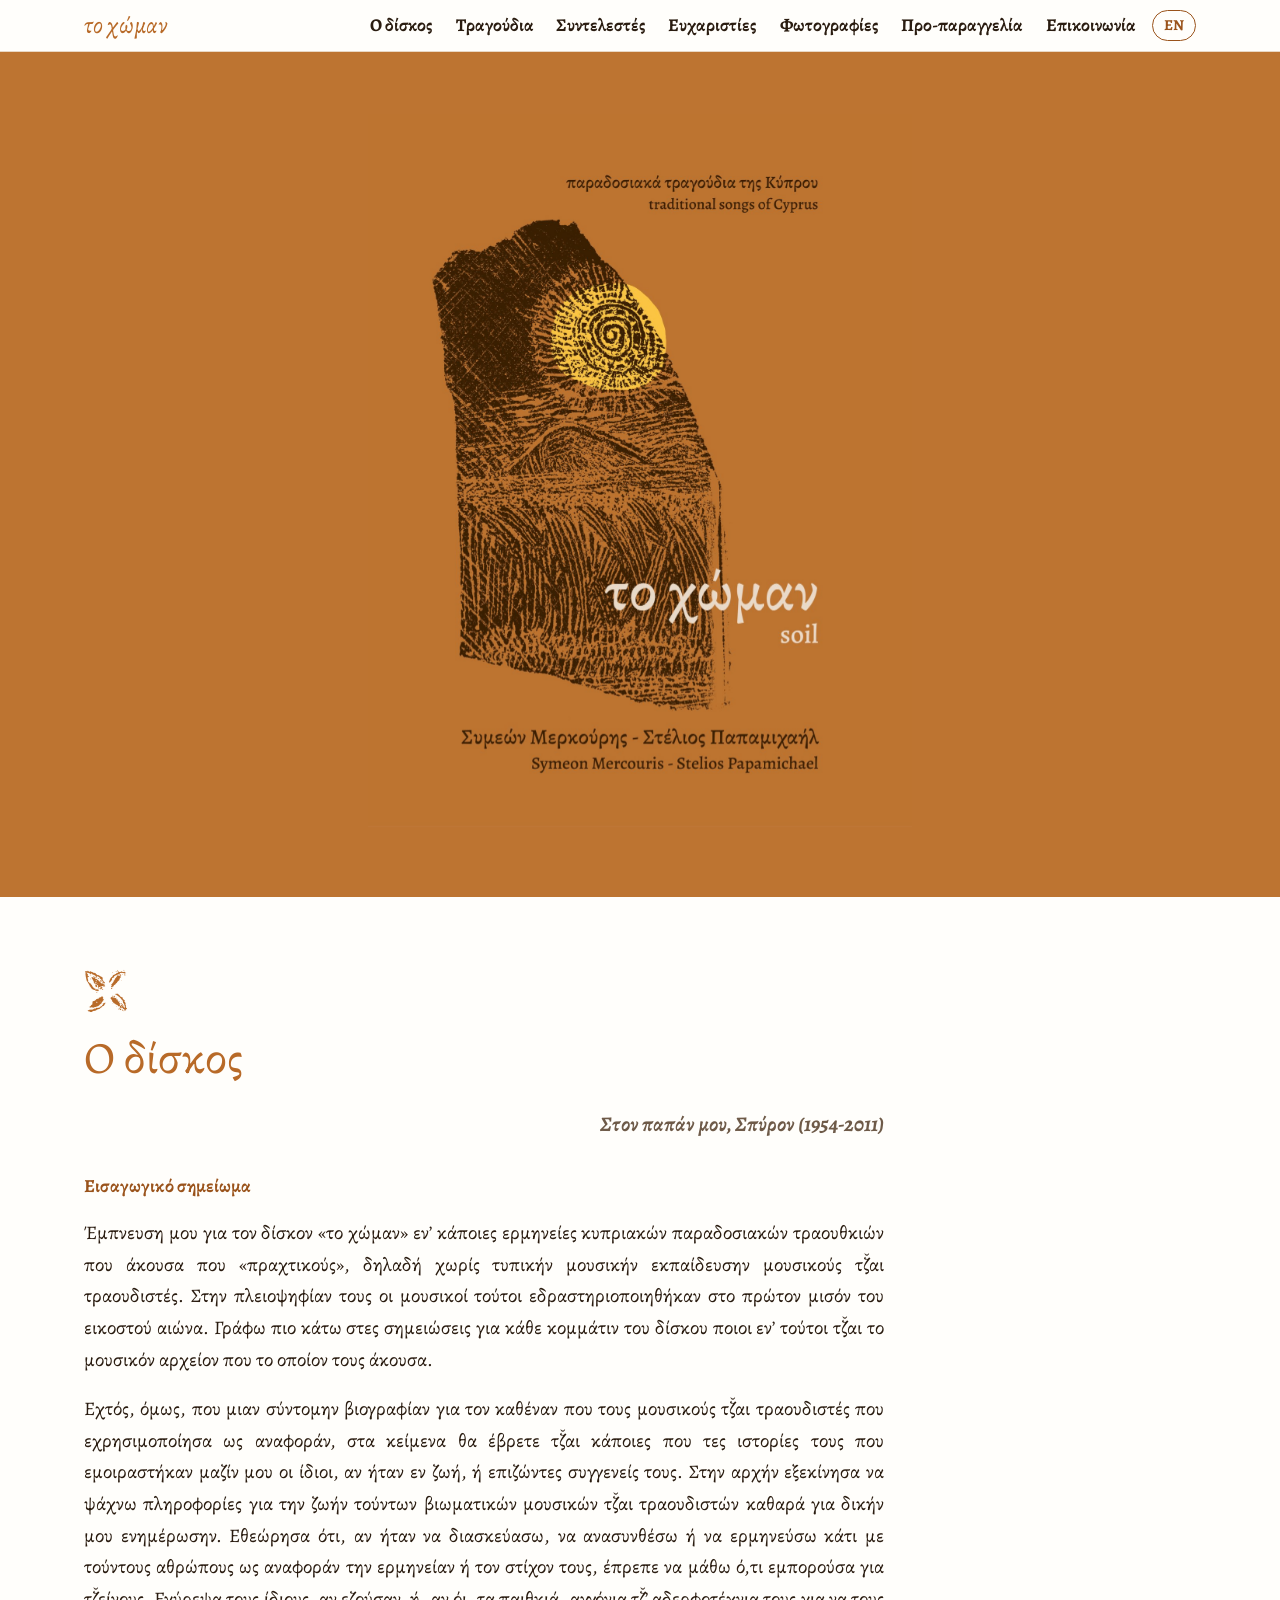
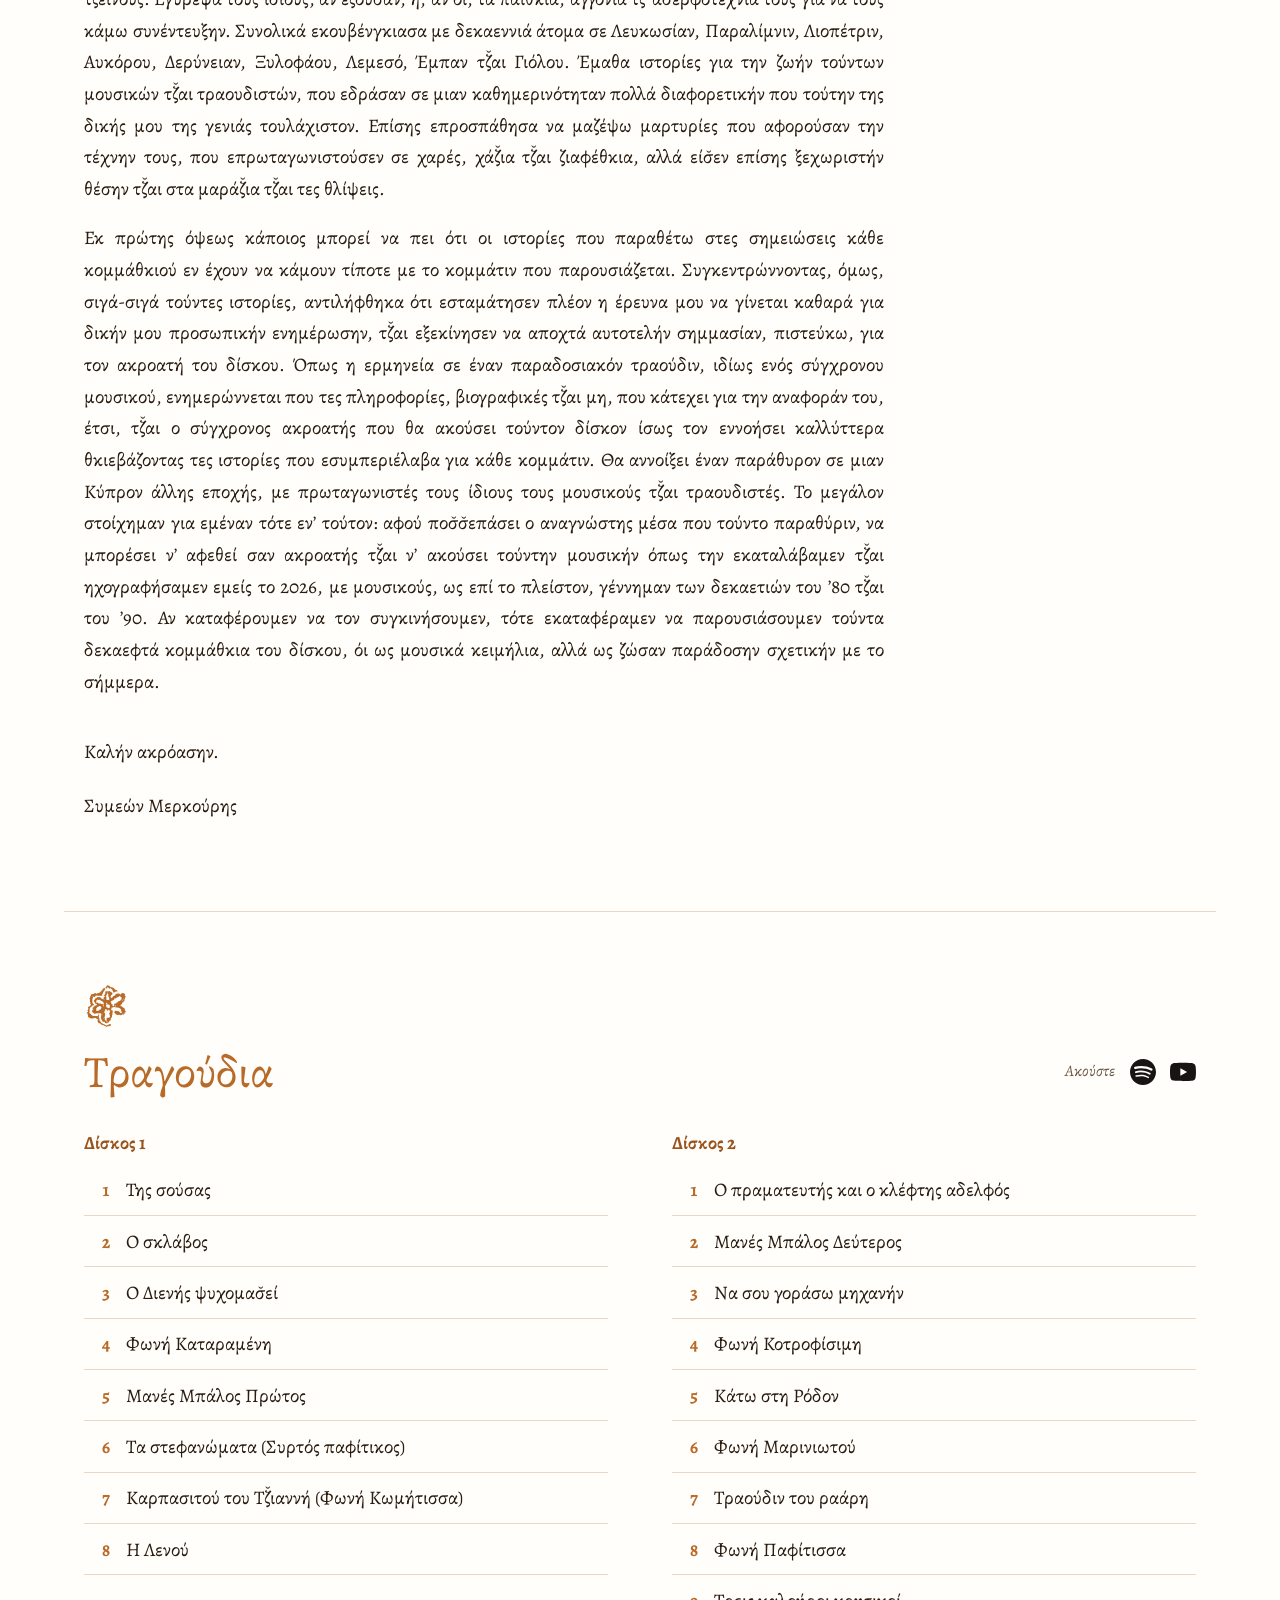
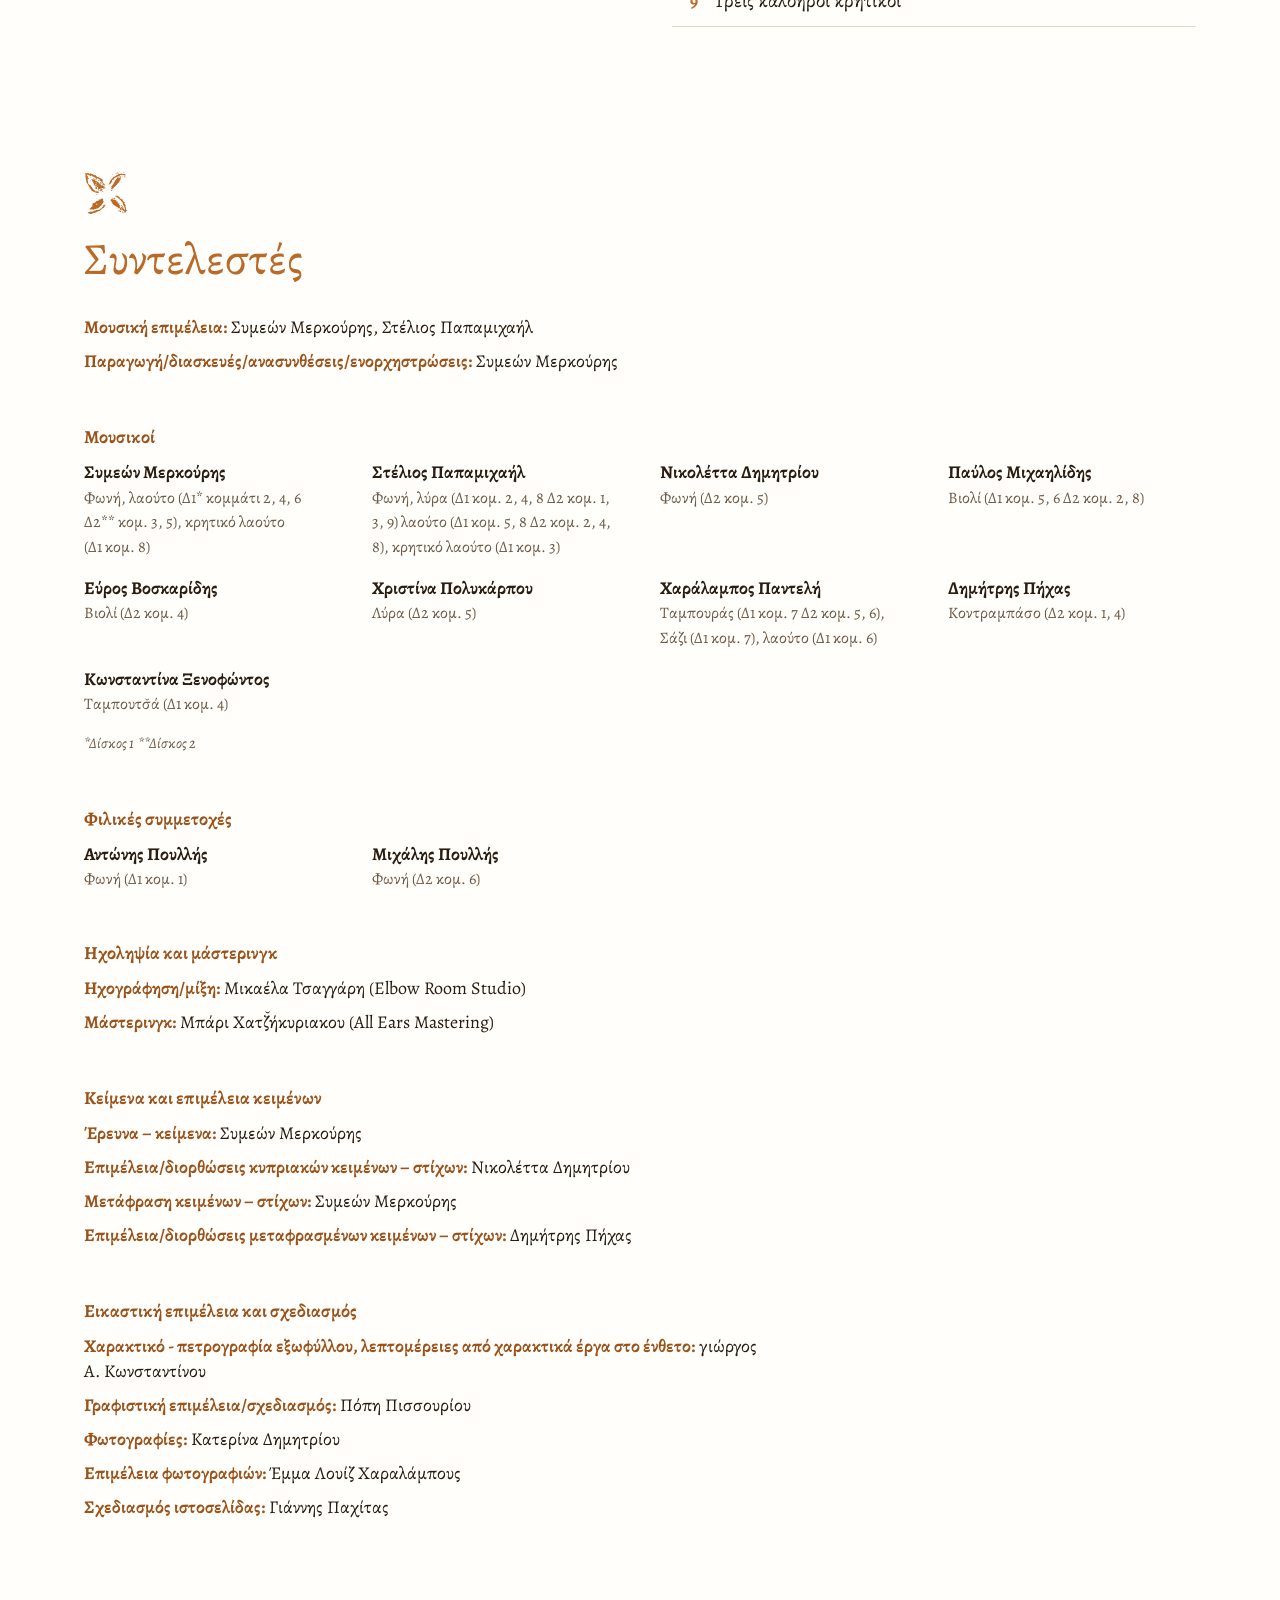
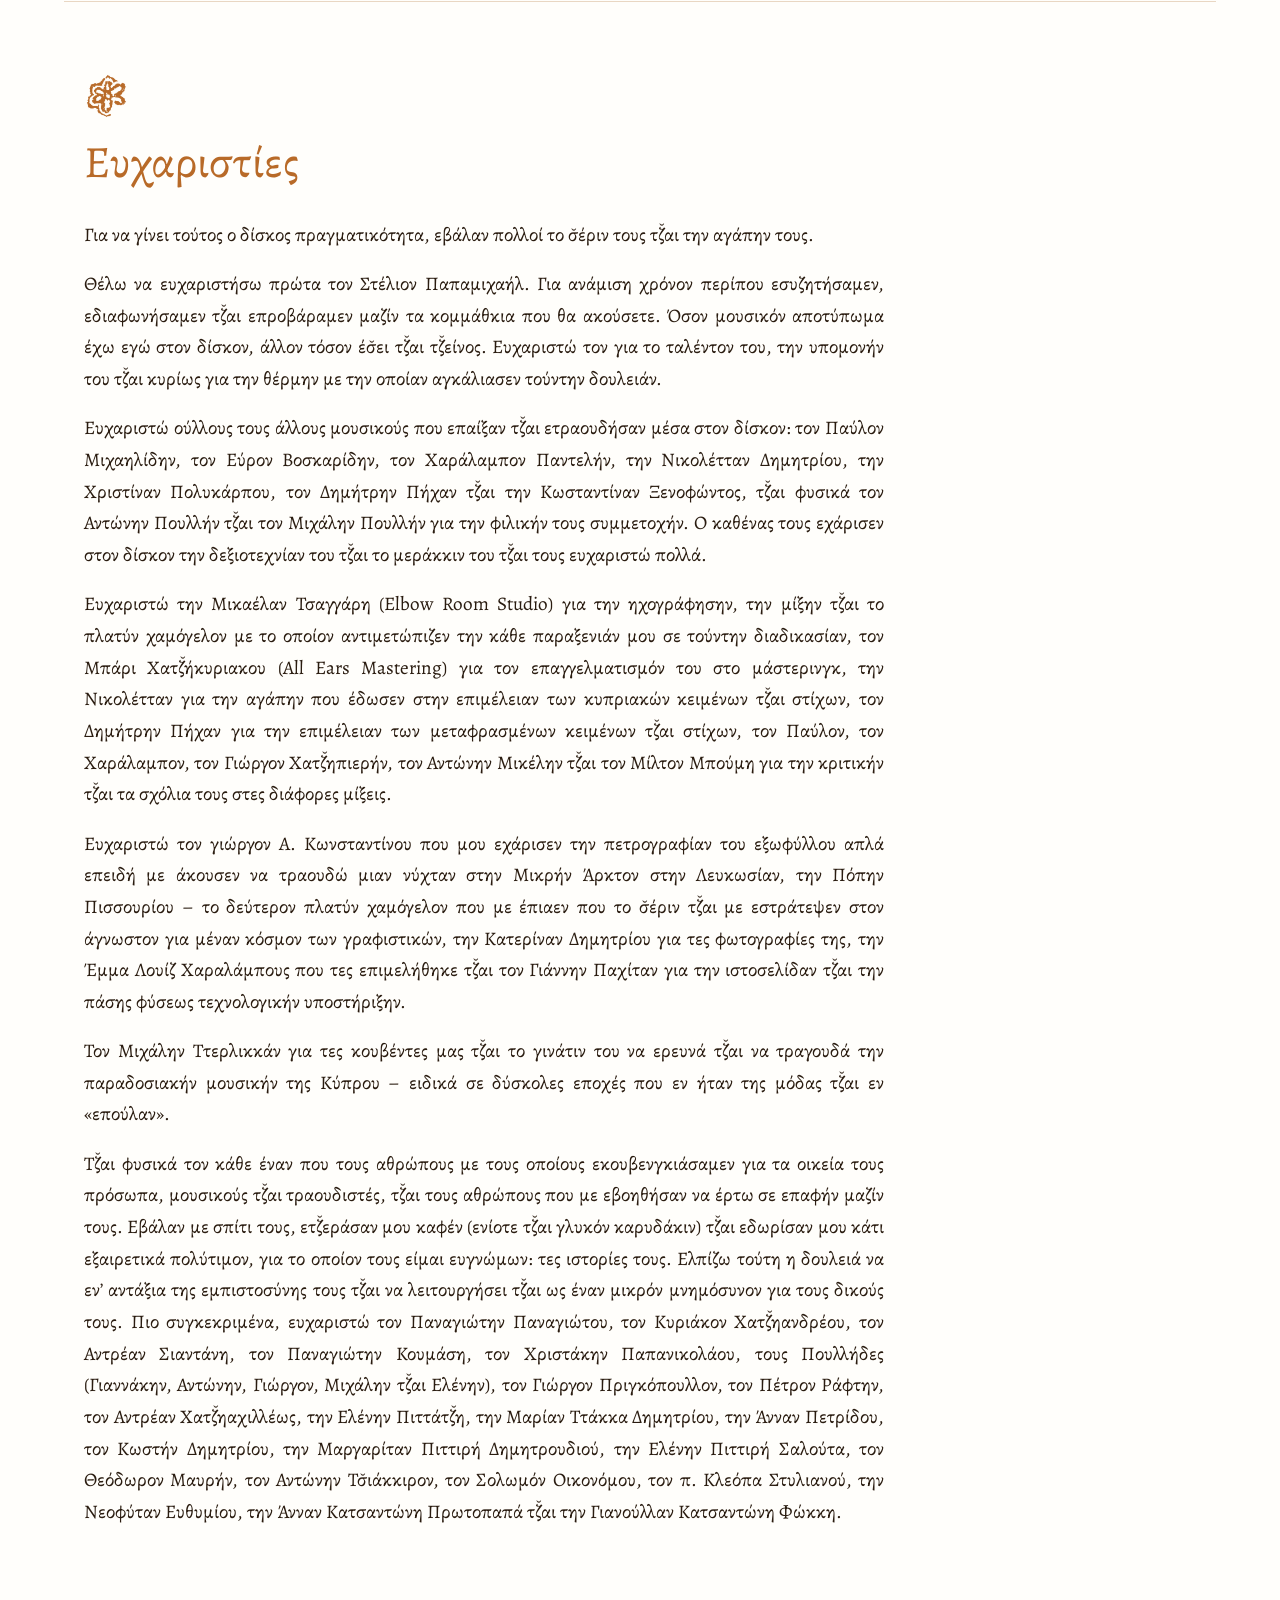
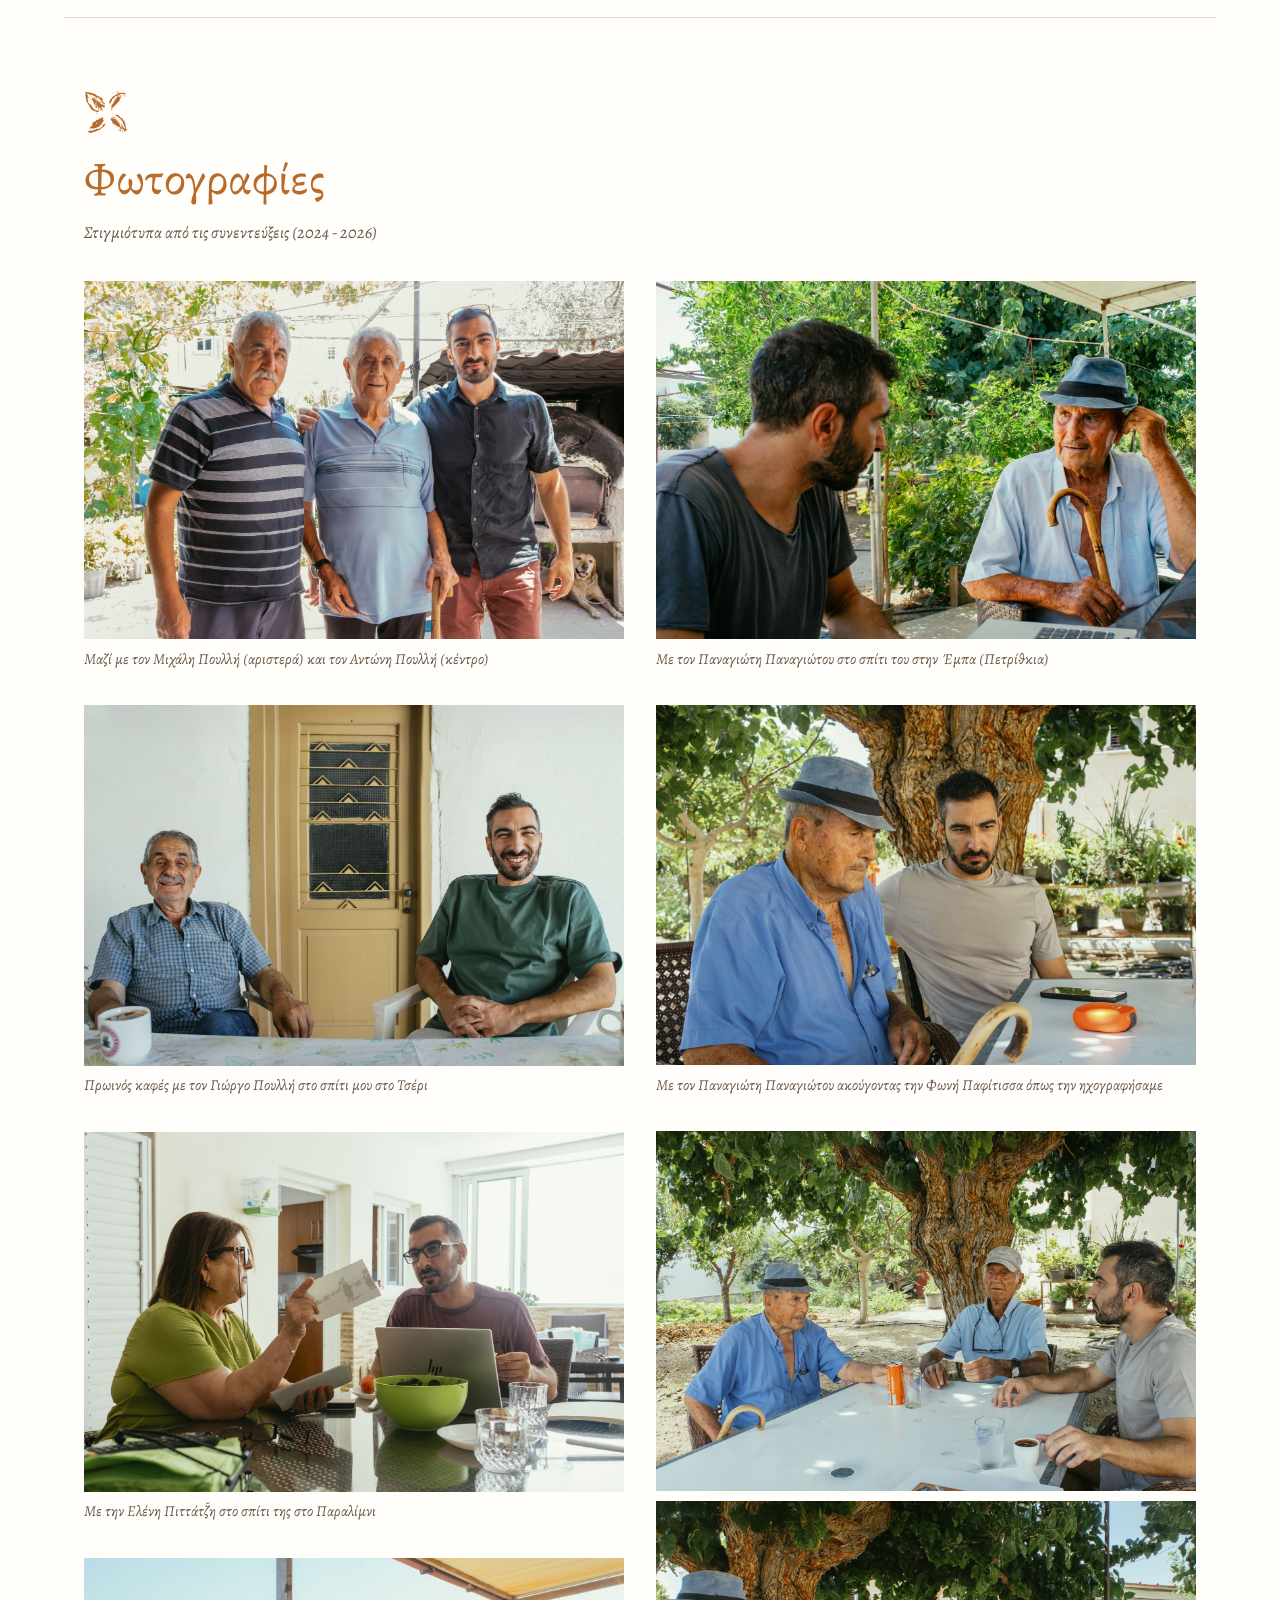
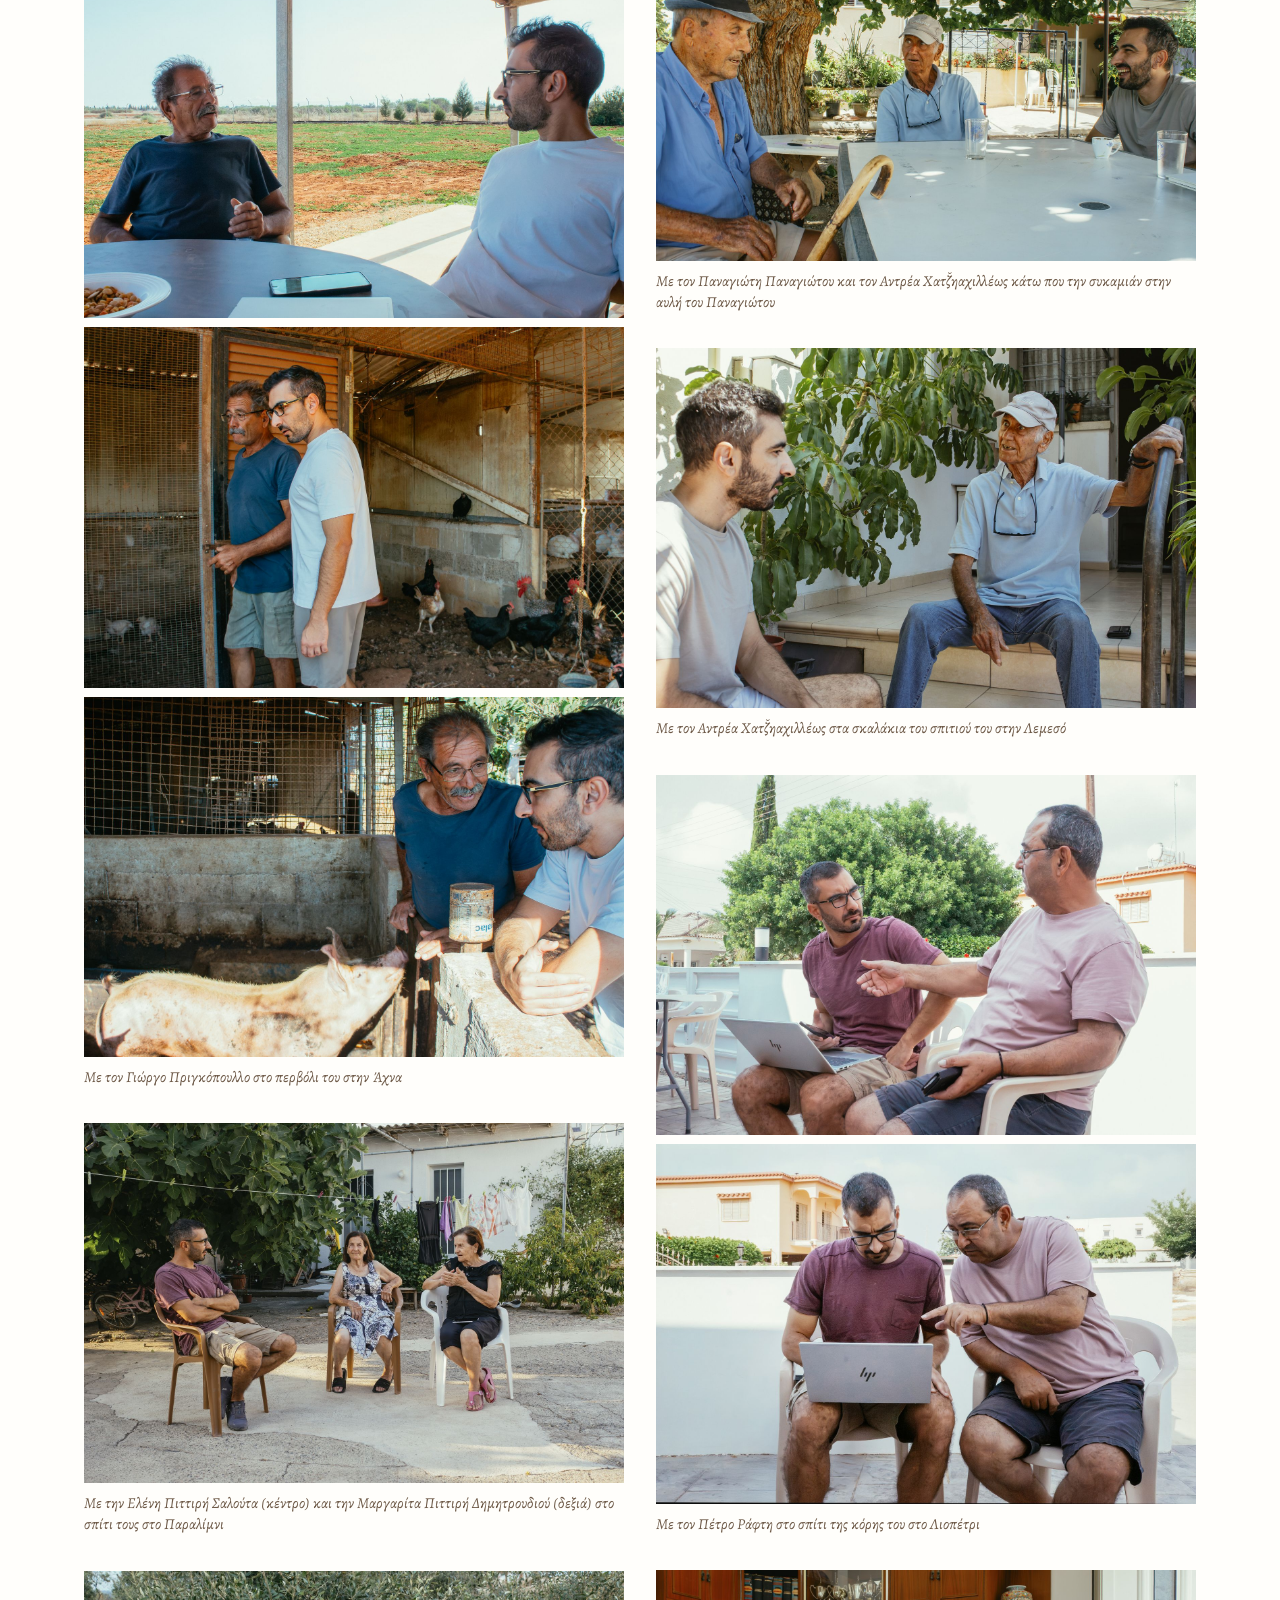
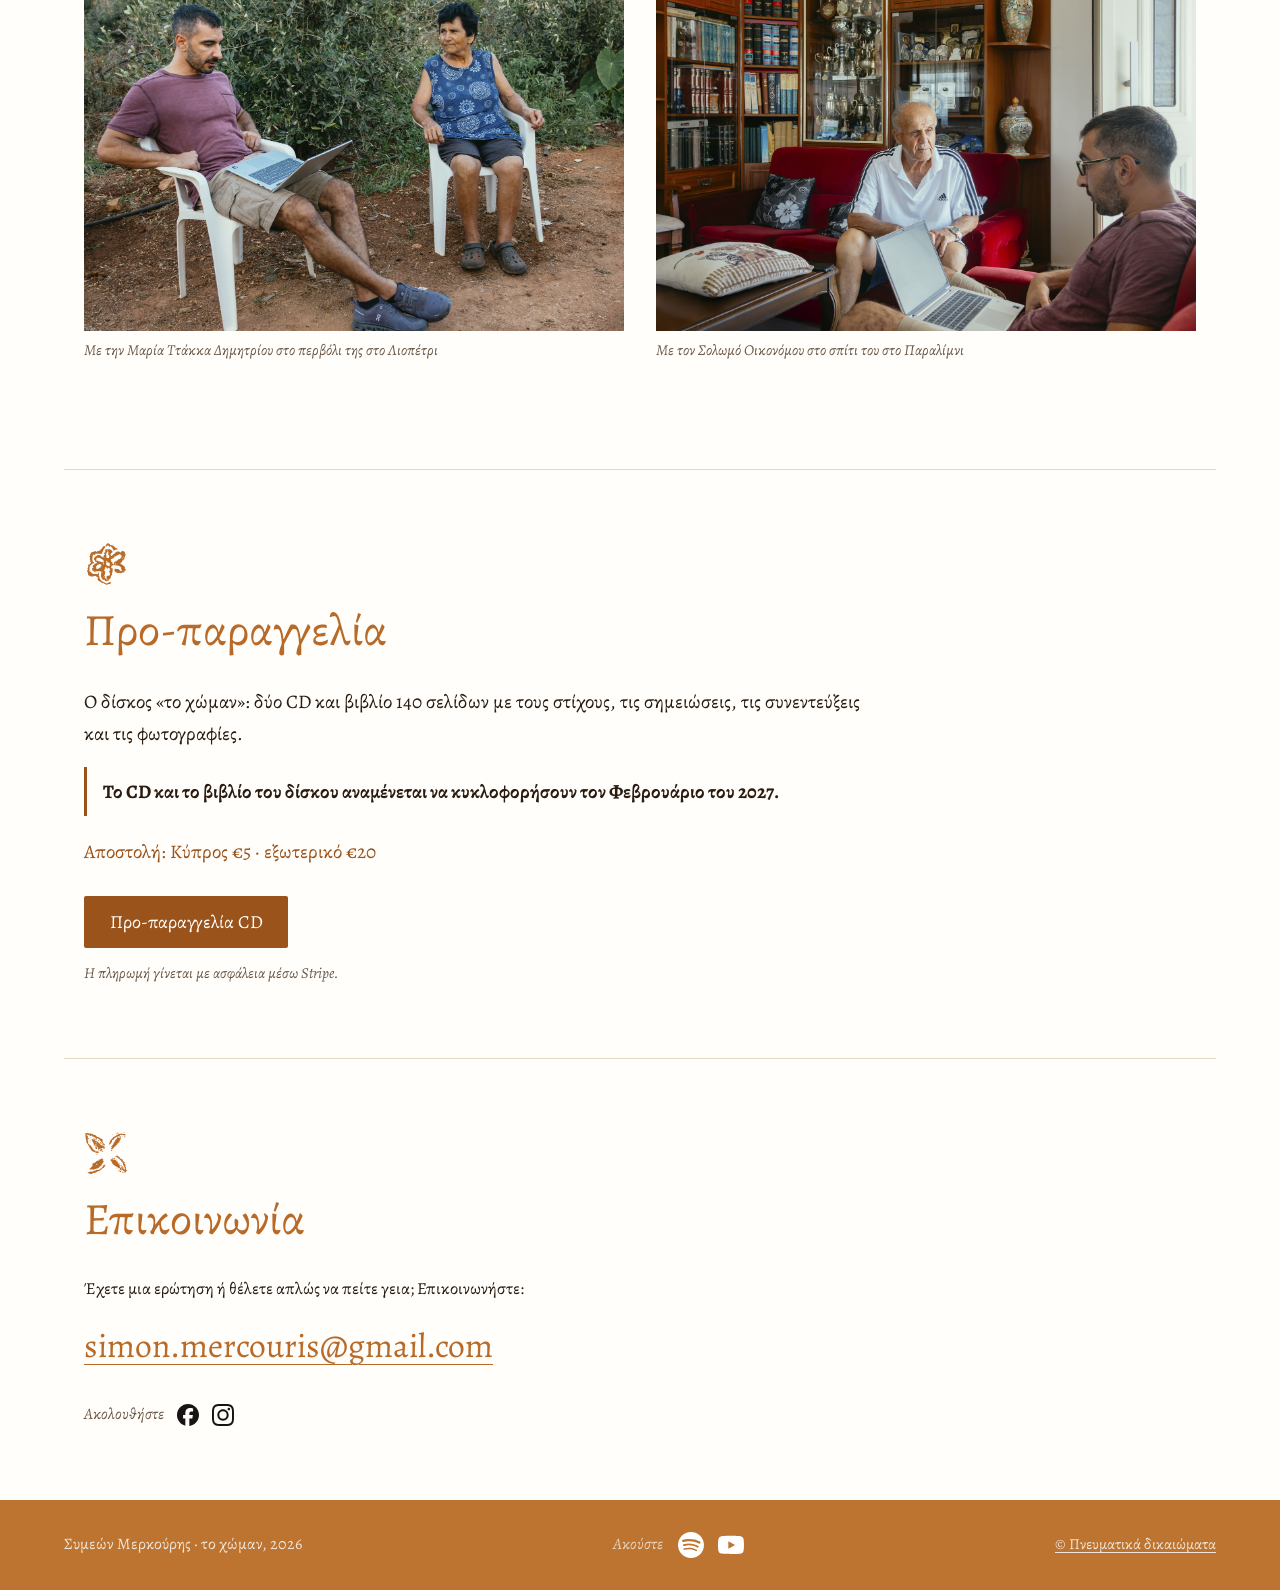
<file: contact.html>
<!doctype html>
<html lang="el">
<head>
<!-- Google tag -->
<script async src="https://www.googletagmanager.com/gtm.js?id=GTM-TKW6V334"></script>
<script>
  window.dataLayer = window.dataLayer || [];
  function gtag(){dataLayer.push(arguments);}
  gtag('js', new Date());
</script>
<meta charset="UTF-8">
<title>Το χώμαν</title>
<meta name="robots" content="noindex">
<link rel="canonical" href="index.html#contact">
<meta http-equiv="refresh" content="0; url=index.html#contact">
<script>
  // The site is now a single page; keep old links (e.g. songs.html#song-3) working.
  location.replace('index.html' + (location.hash || '#contact'));
</script>
</head>
<body>
<p><a href="index.html#contact">Το χώμαν</a></p>
</body>
</html>
</file>
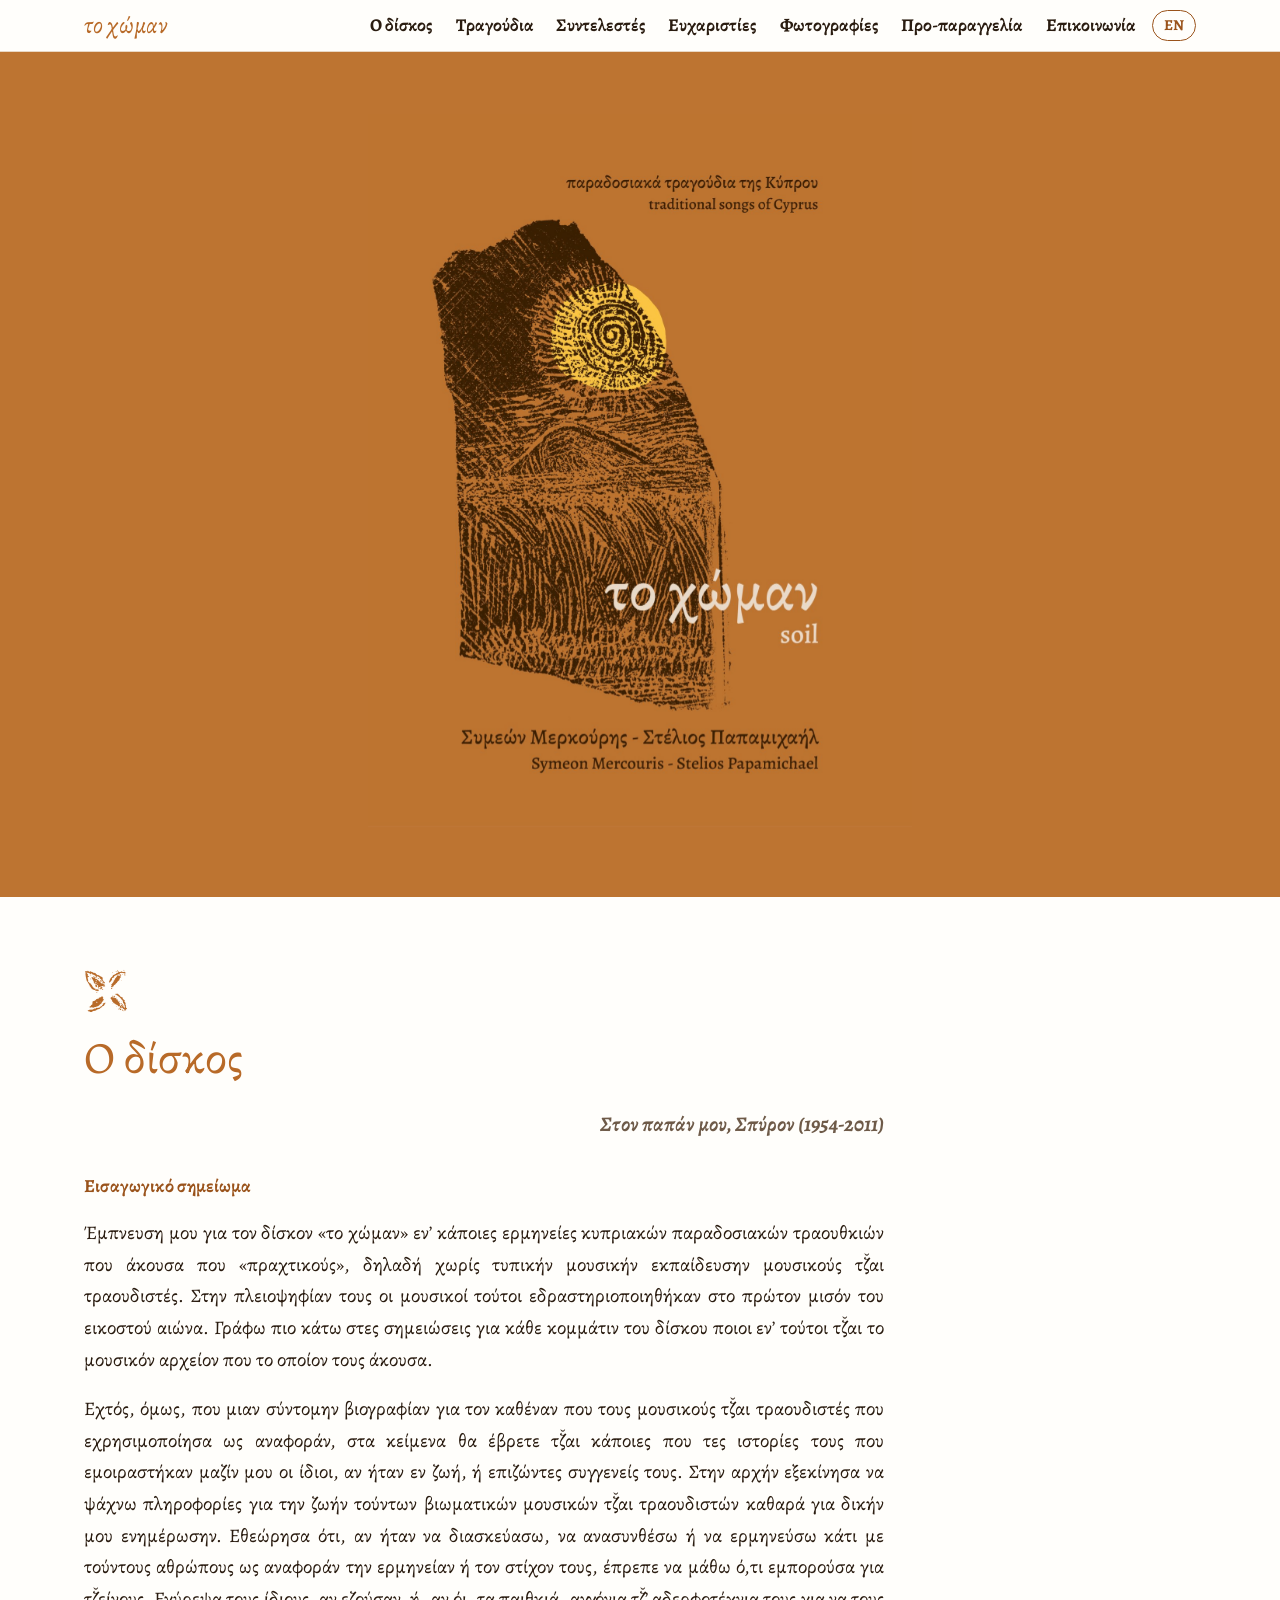
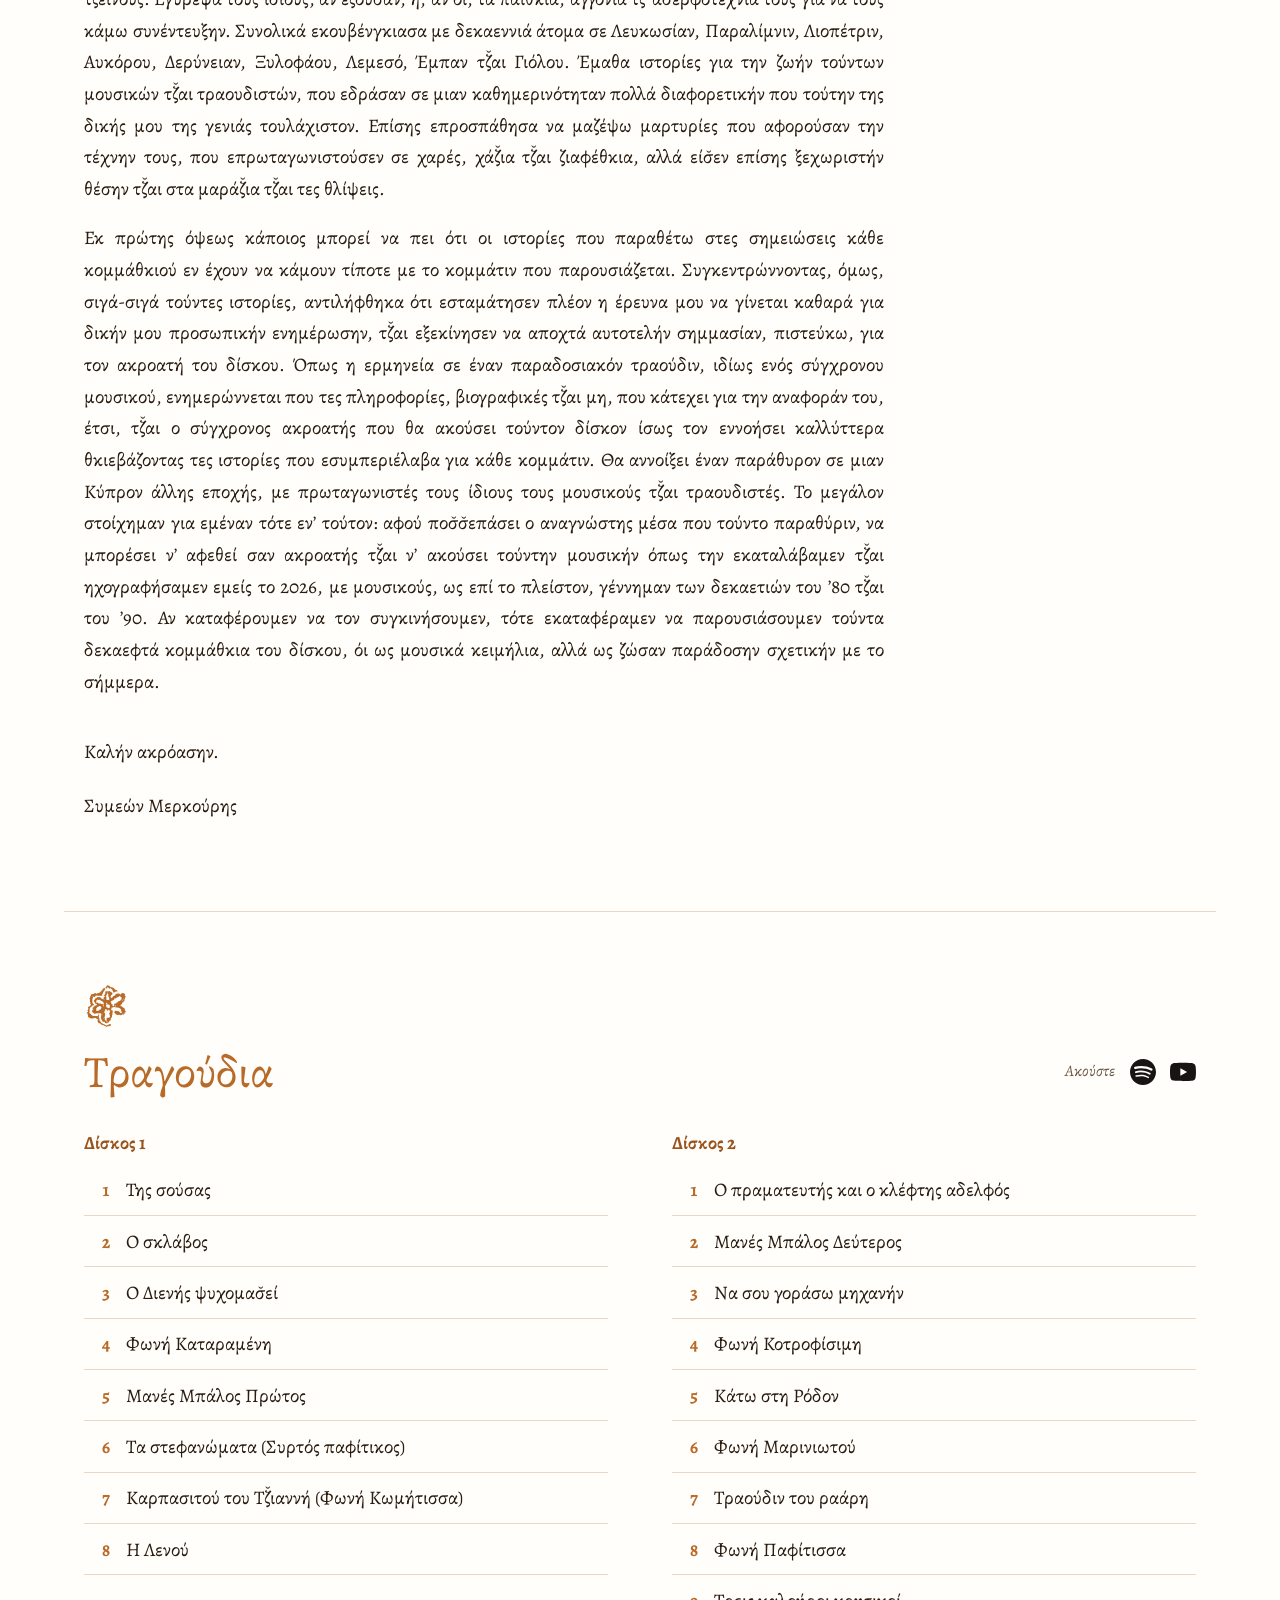
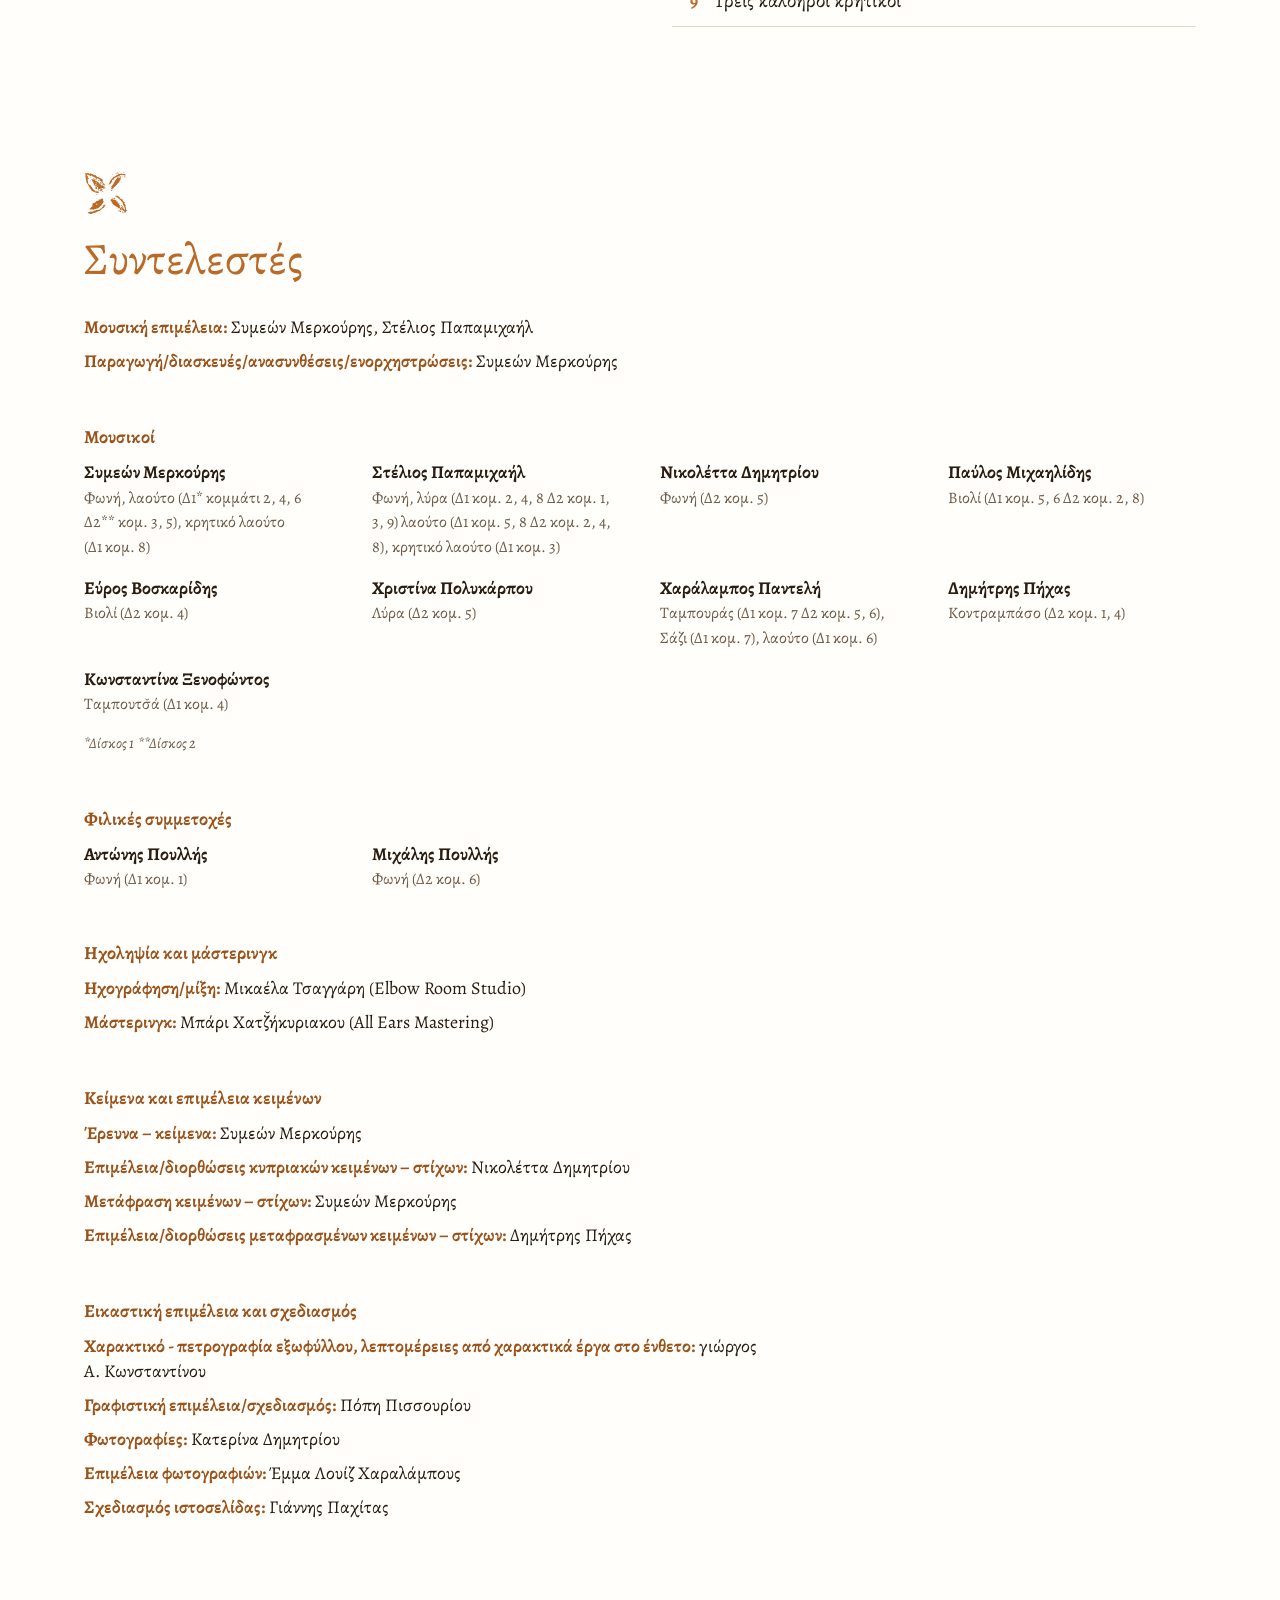
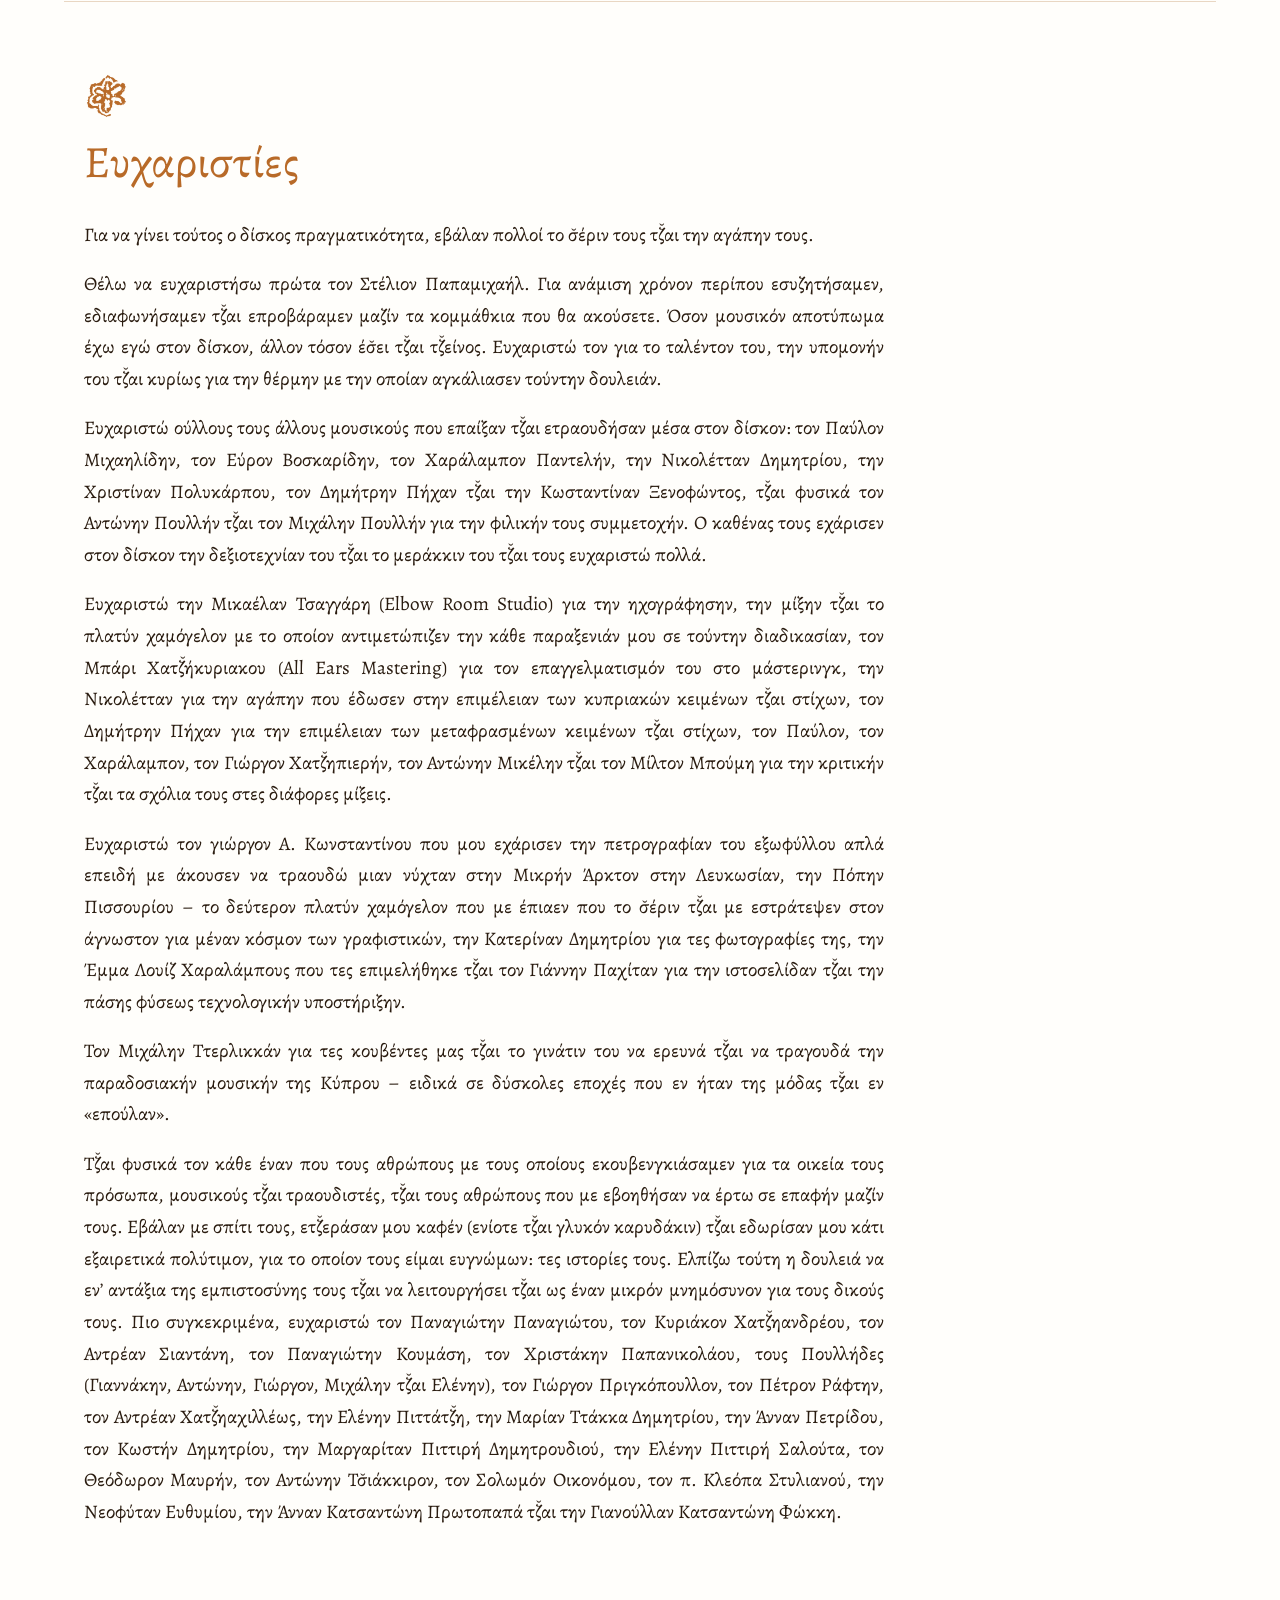
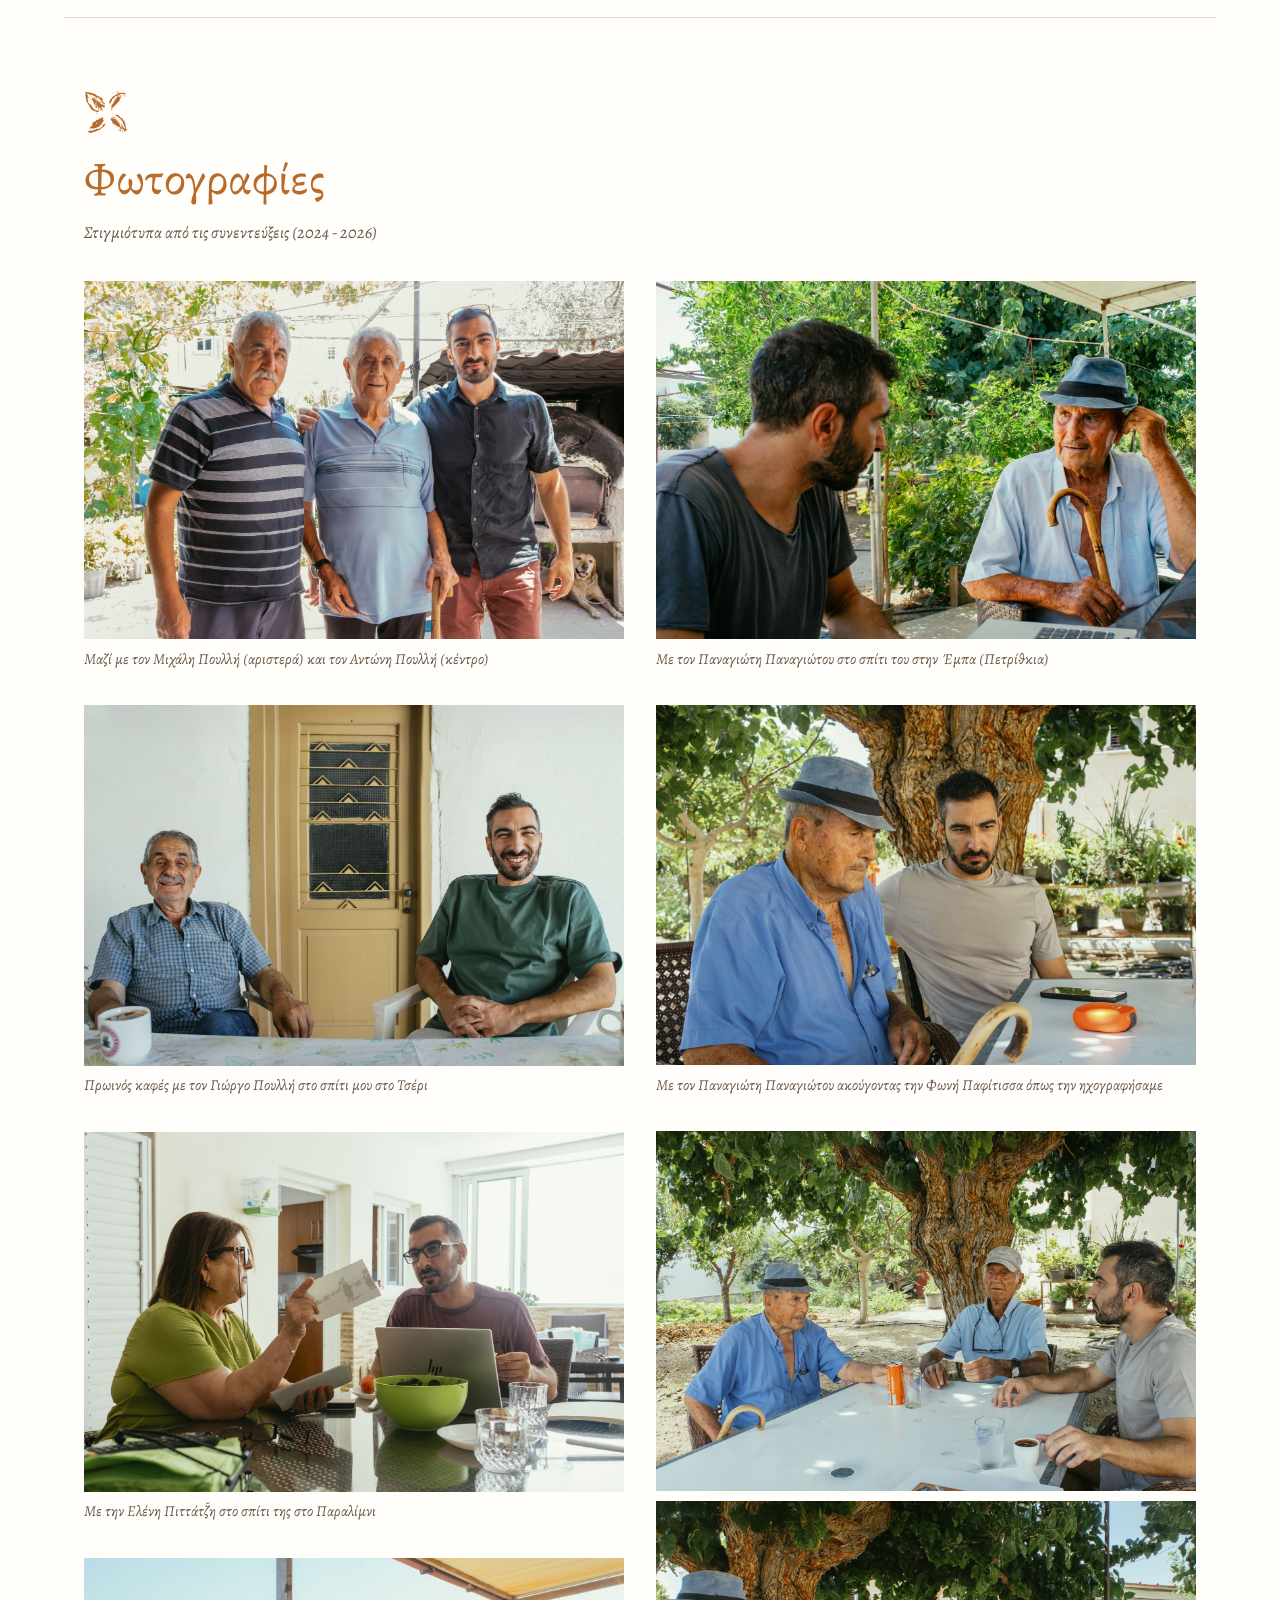
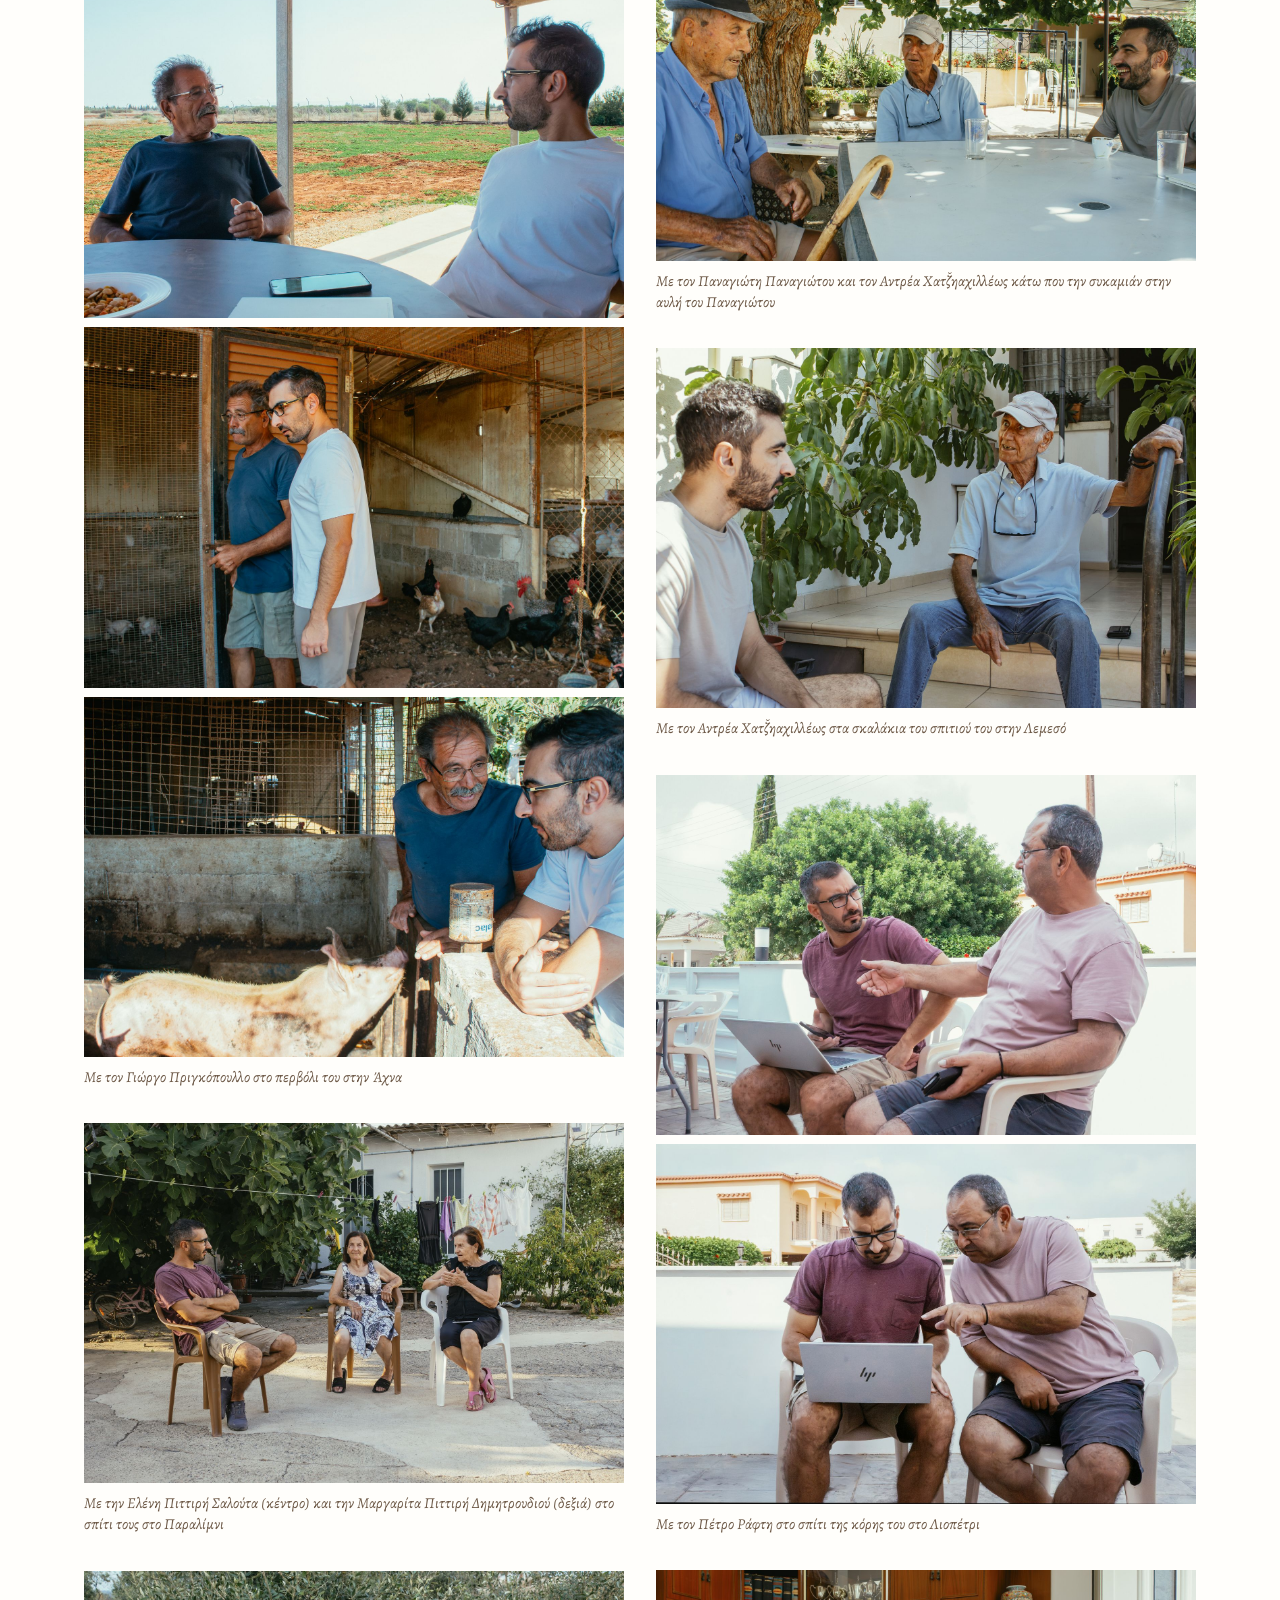
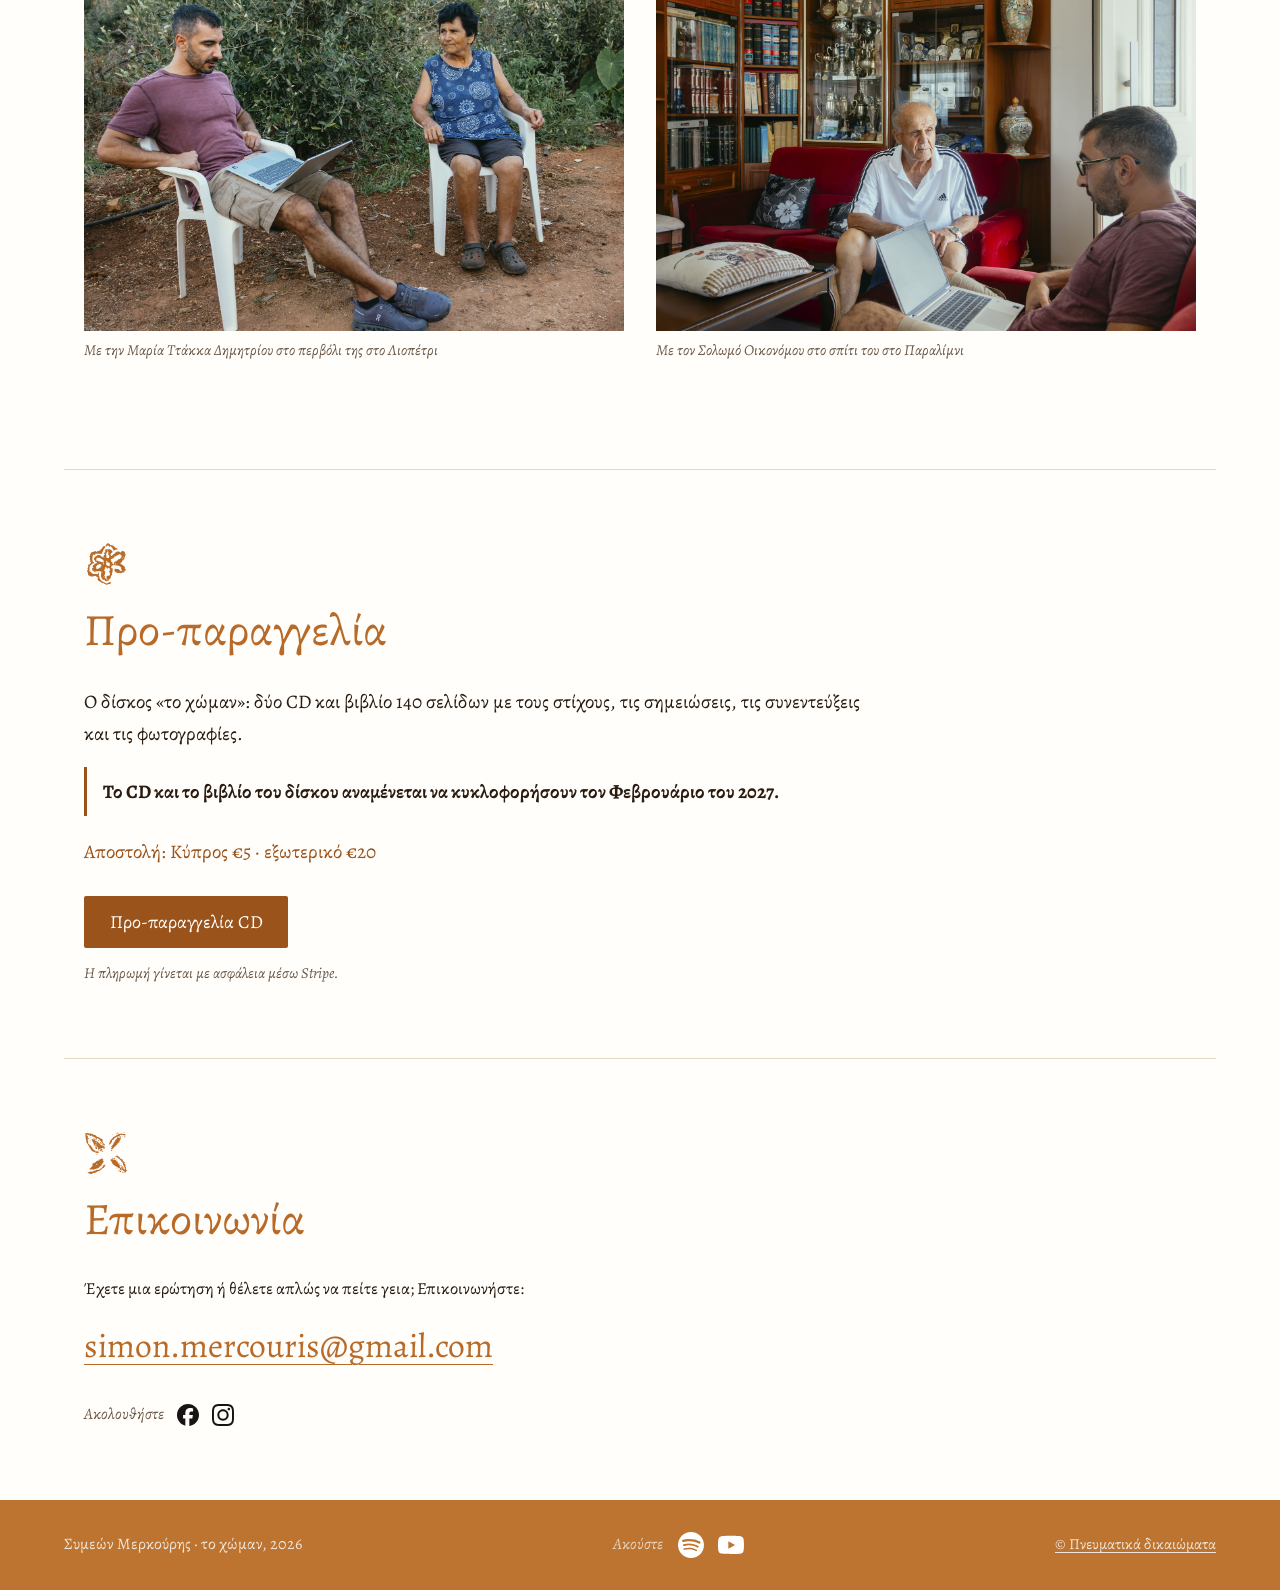
<file: contributors.html>
<!doctype html>
<html lang="el">
<head>
<!-- Google tag -->
<script async src="https://www.googletagmanager.com/gtm.js?id=GTM-TKW6V334"></script>
<script>
  window.dataLayer = window.dataLayer || [];
  function gtag(){dataLayer.push(arguments);}
  gtag('js', new Date());
</script>
<meta charset="UTF-8">
<title>Το χώμαν</title>
<meta name="robots" content="noindex">
<link rel="canonical" href="index.html#contributors">
<meta http-equiv="refresh" content="0; url=index.html#contributors">
<script>
  // The site is now a single page; keep old links (e.g. songs.html#song-3) working.
  location.replace('index.html' + (location.hash || '#contributors'));
</script>
</head>
<body>
<p><a href="index.html#contributors">Το χώμαν</a></p>
</body>
</html>
</file>
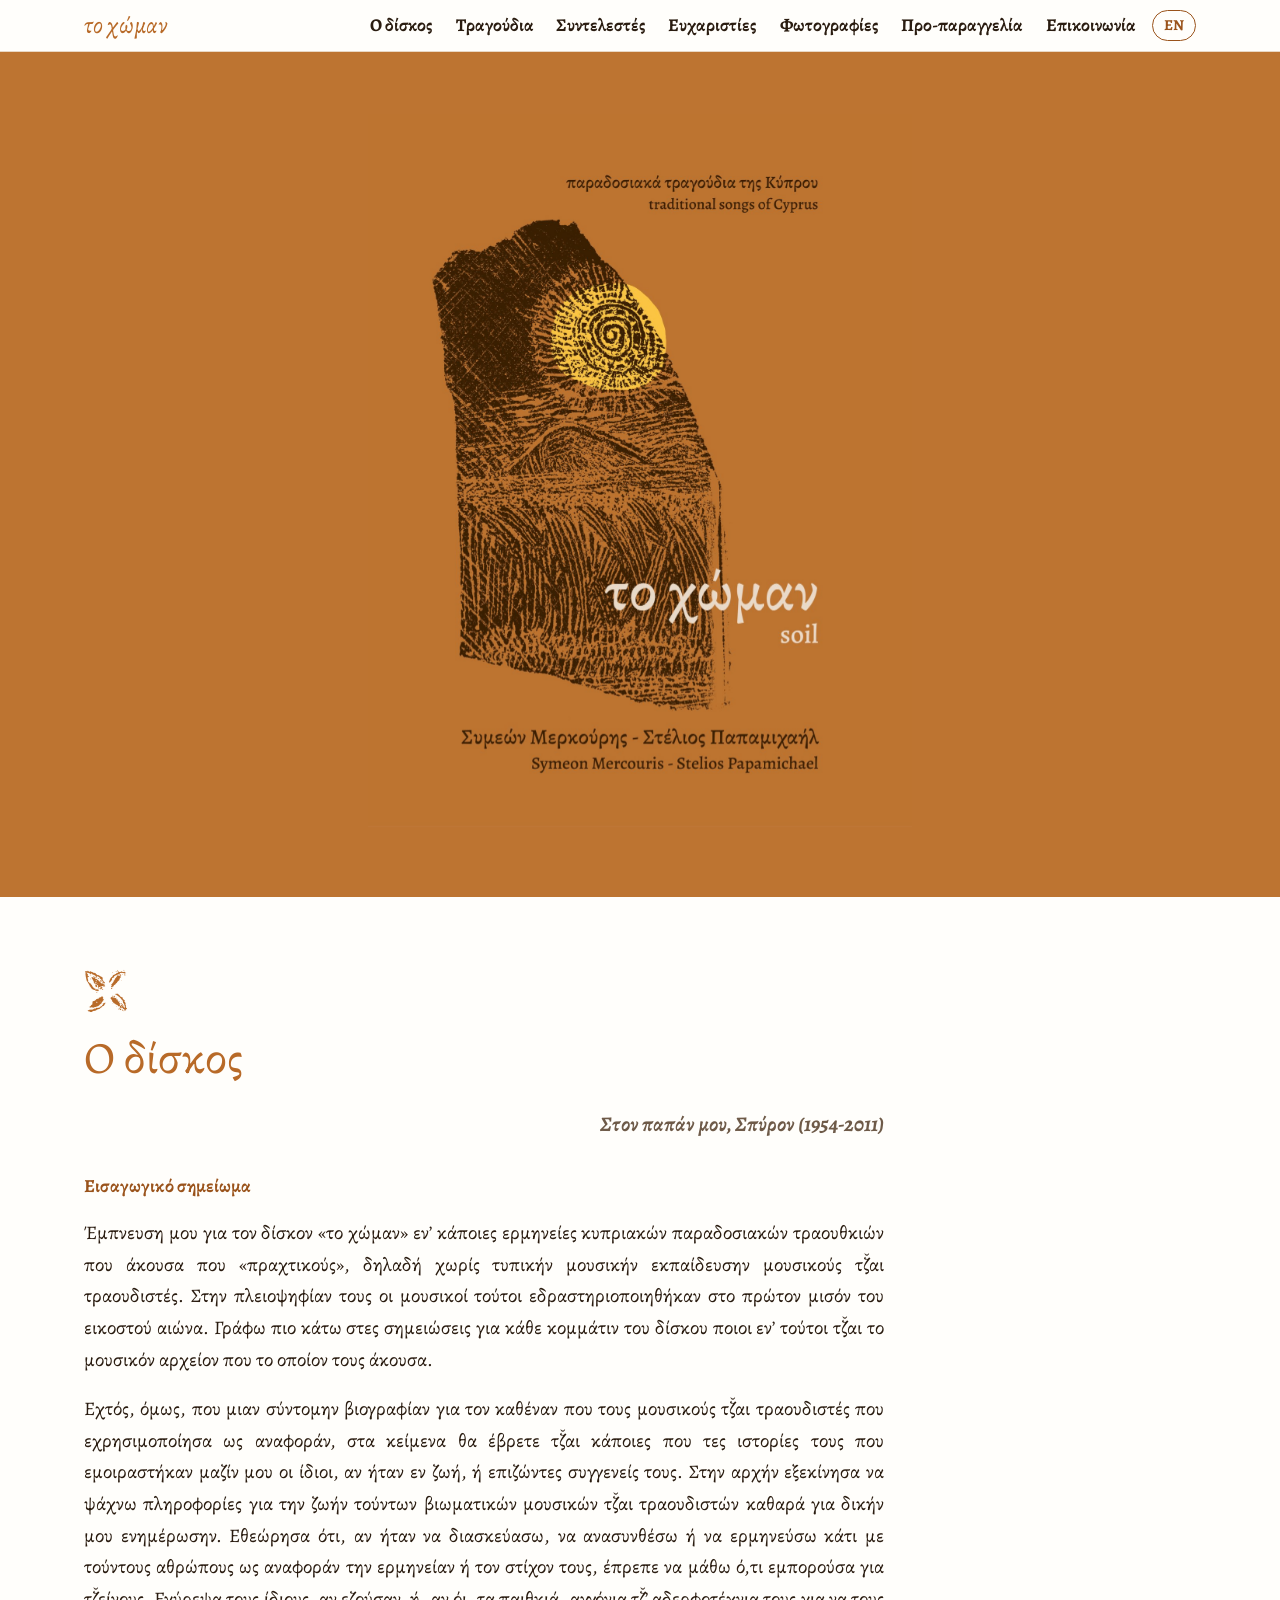
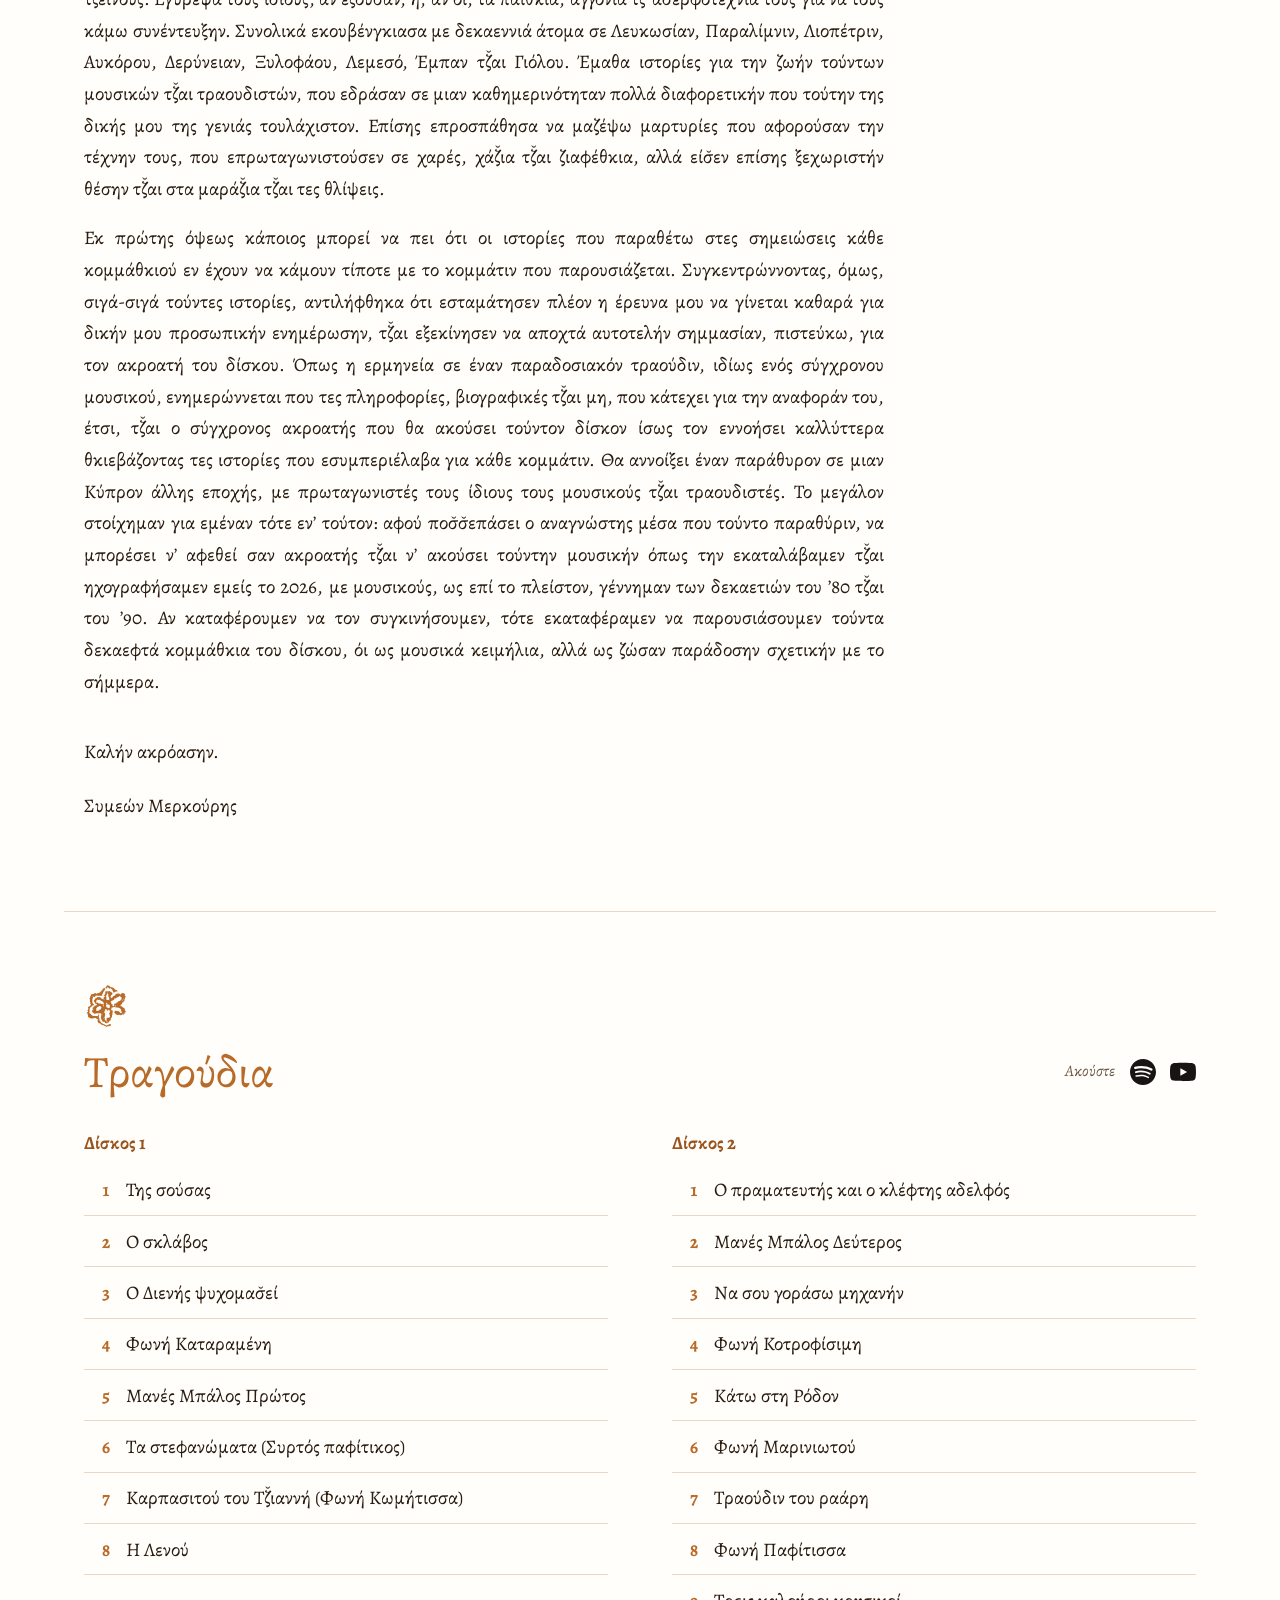
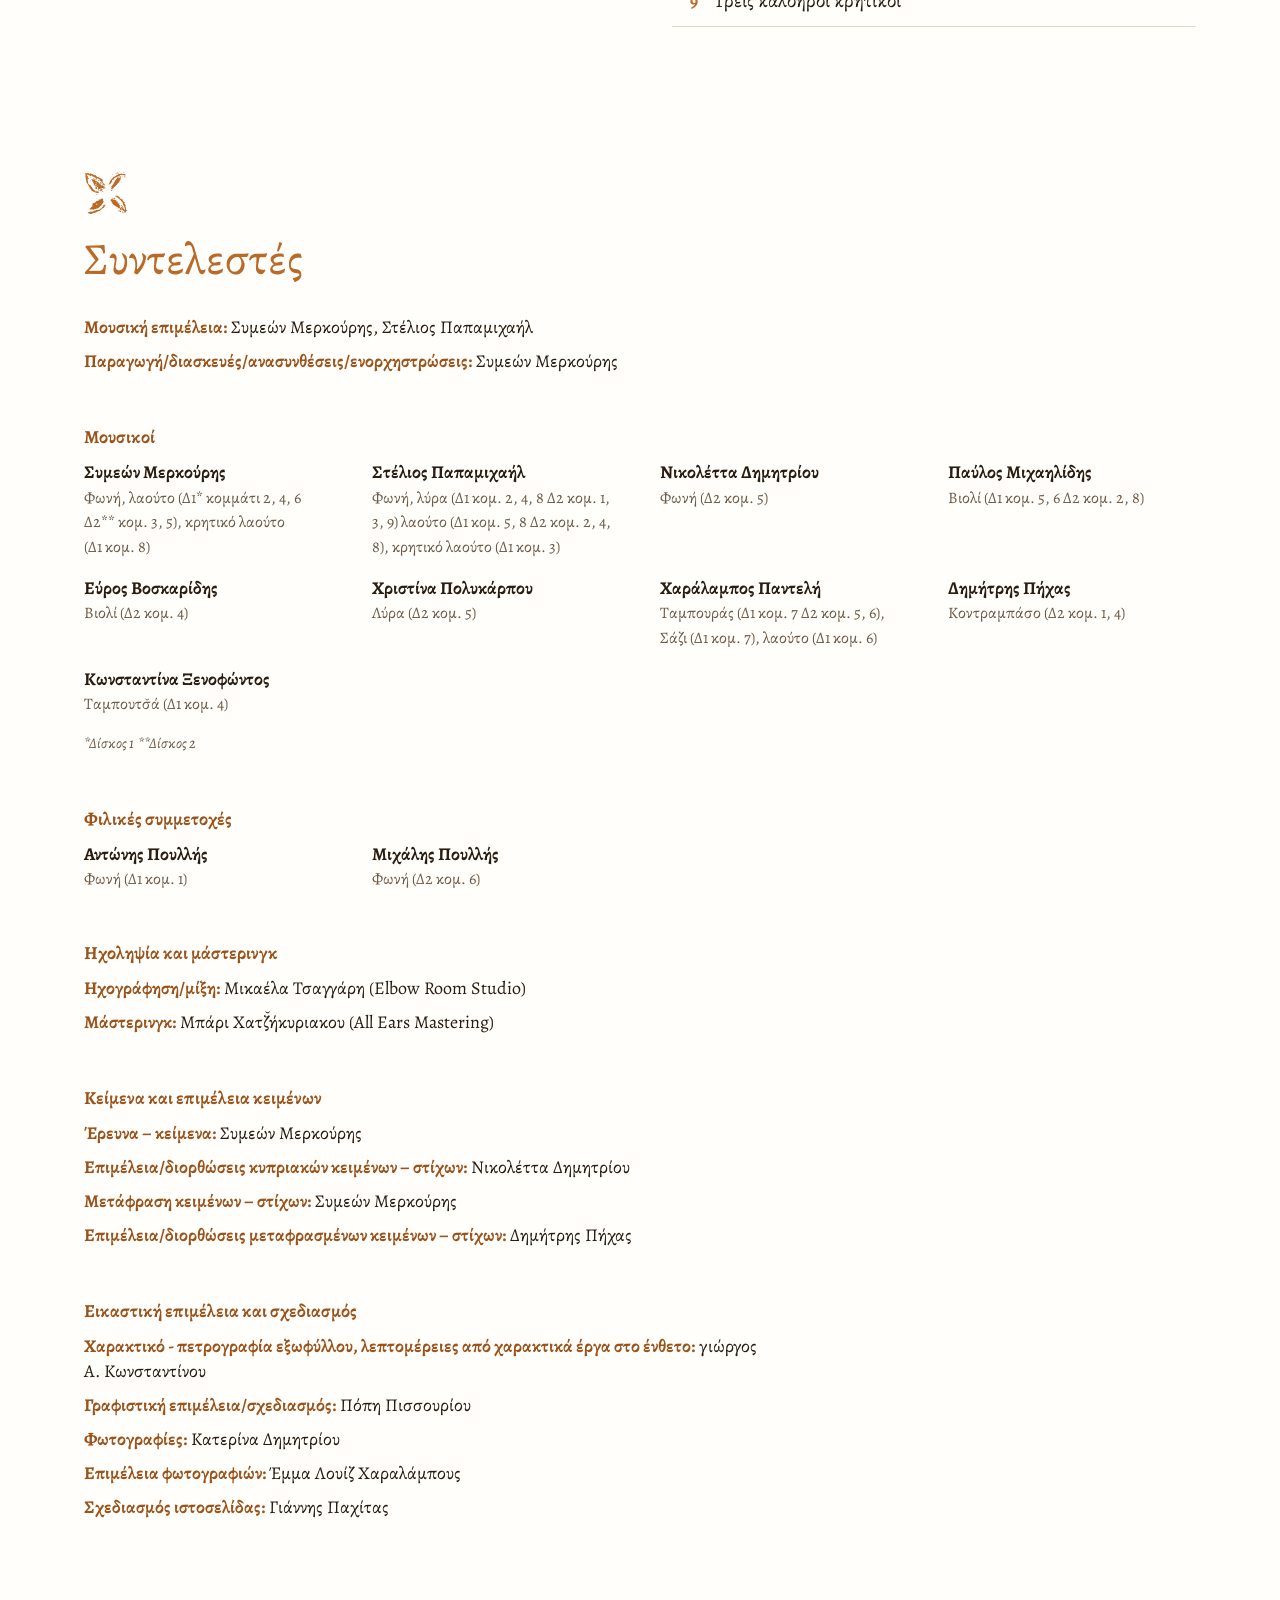
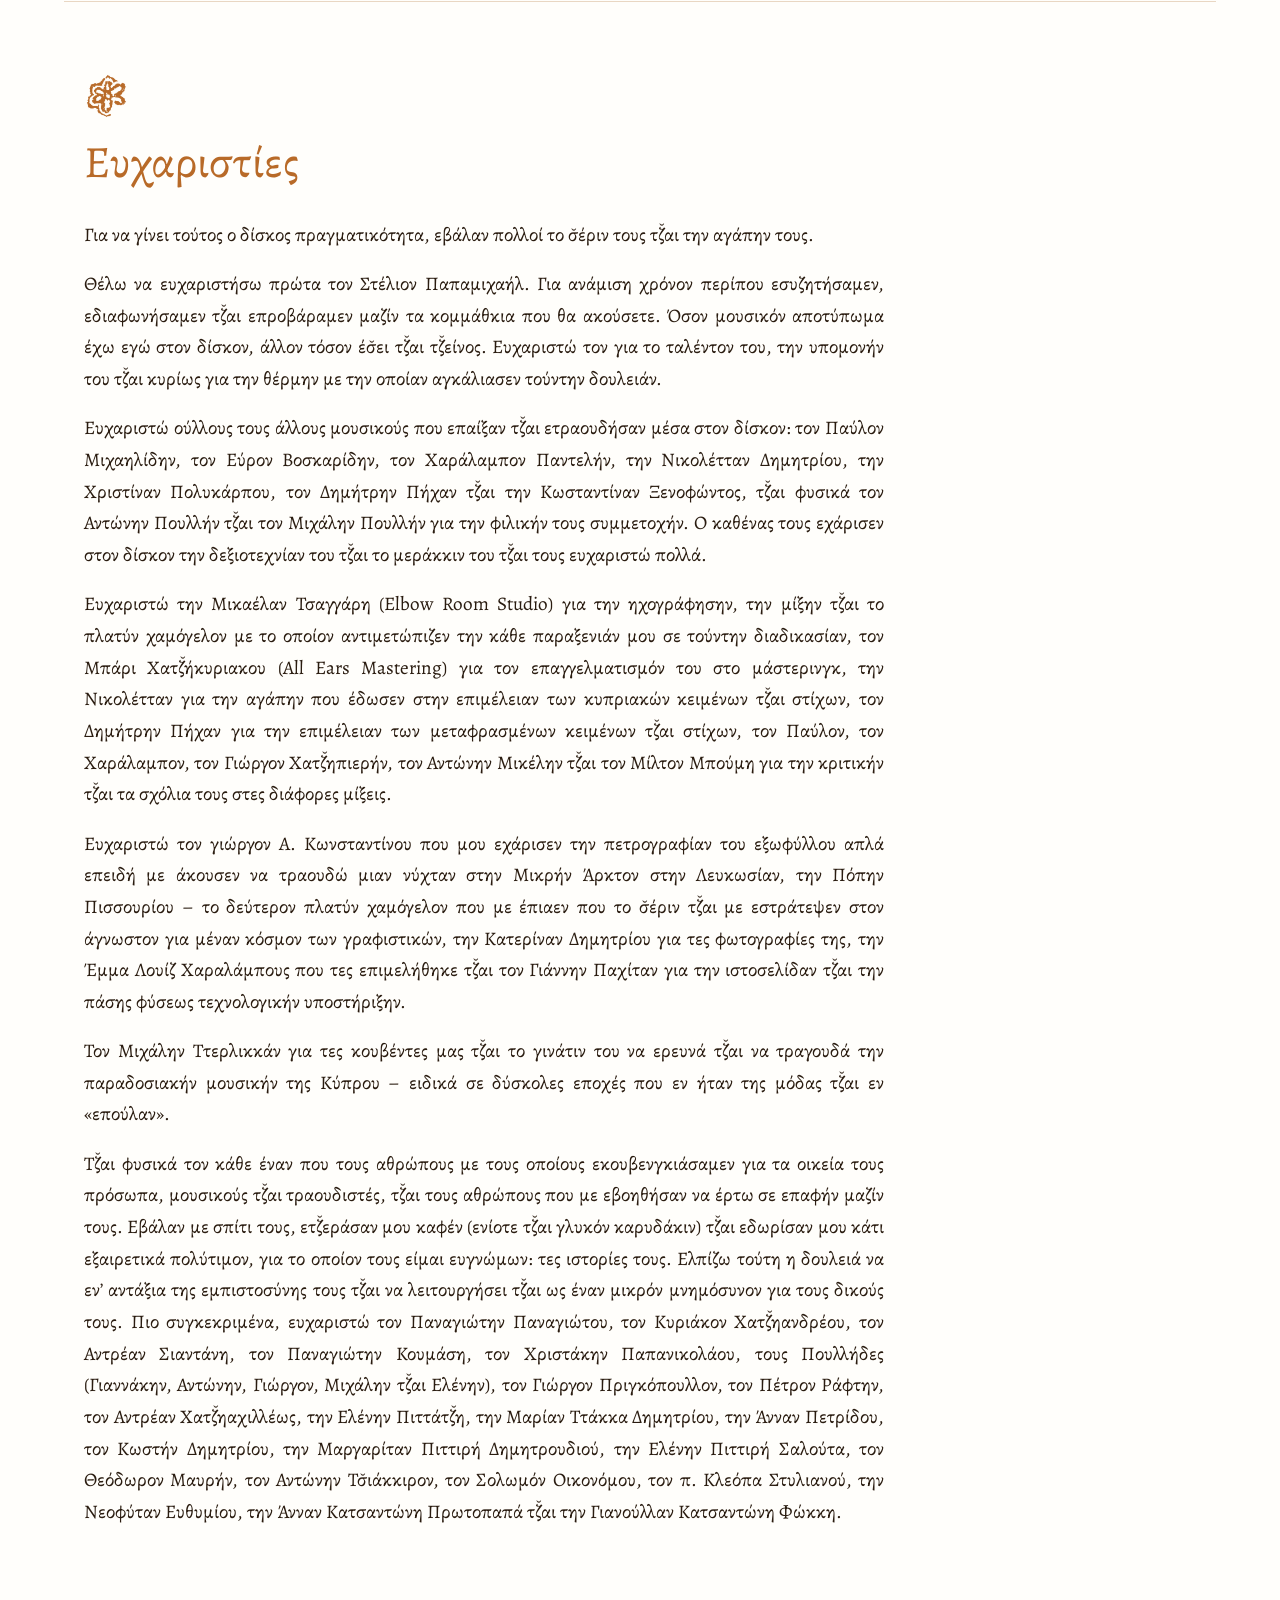
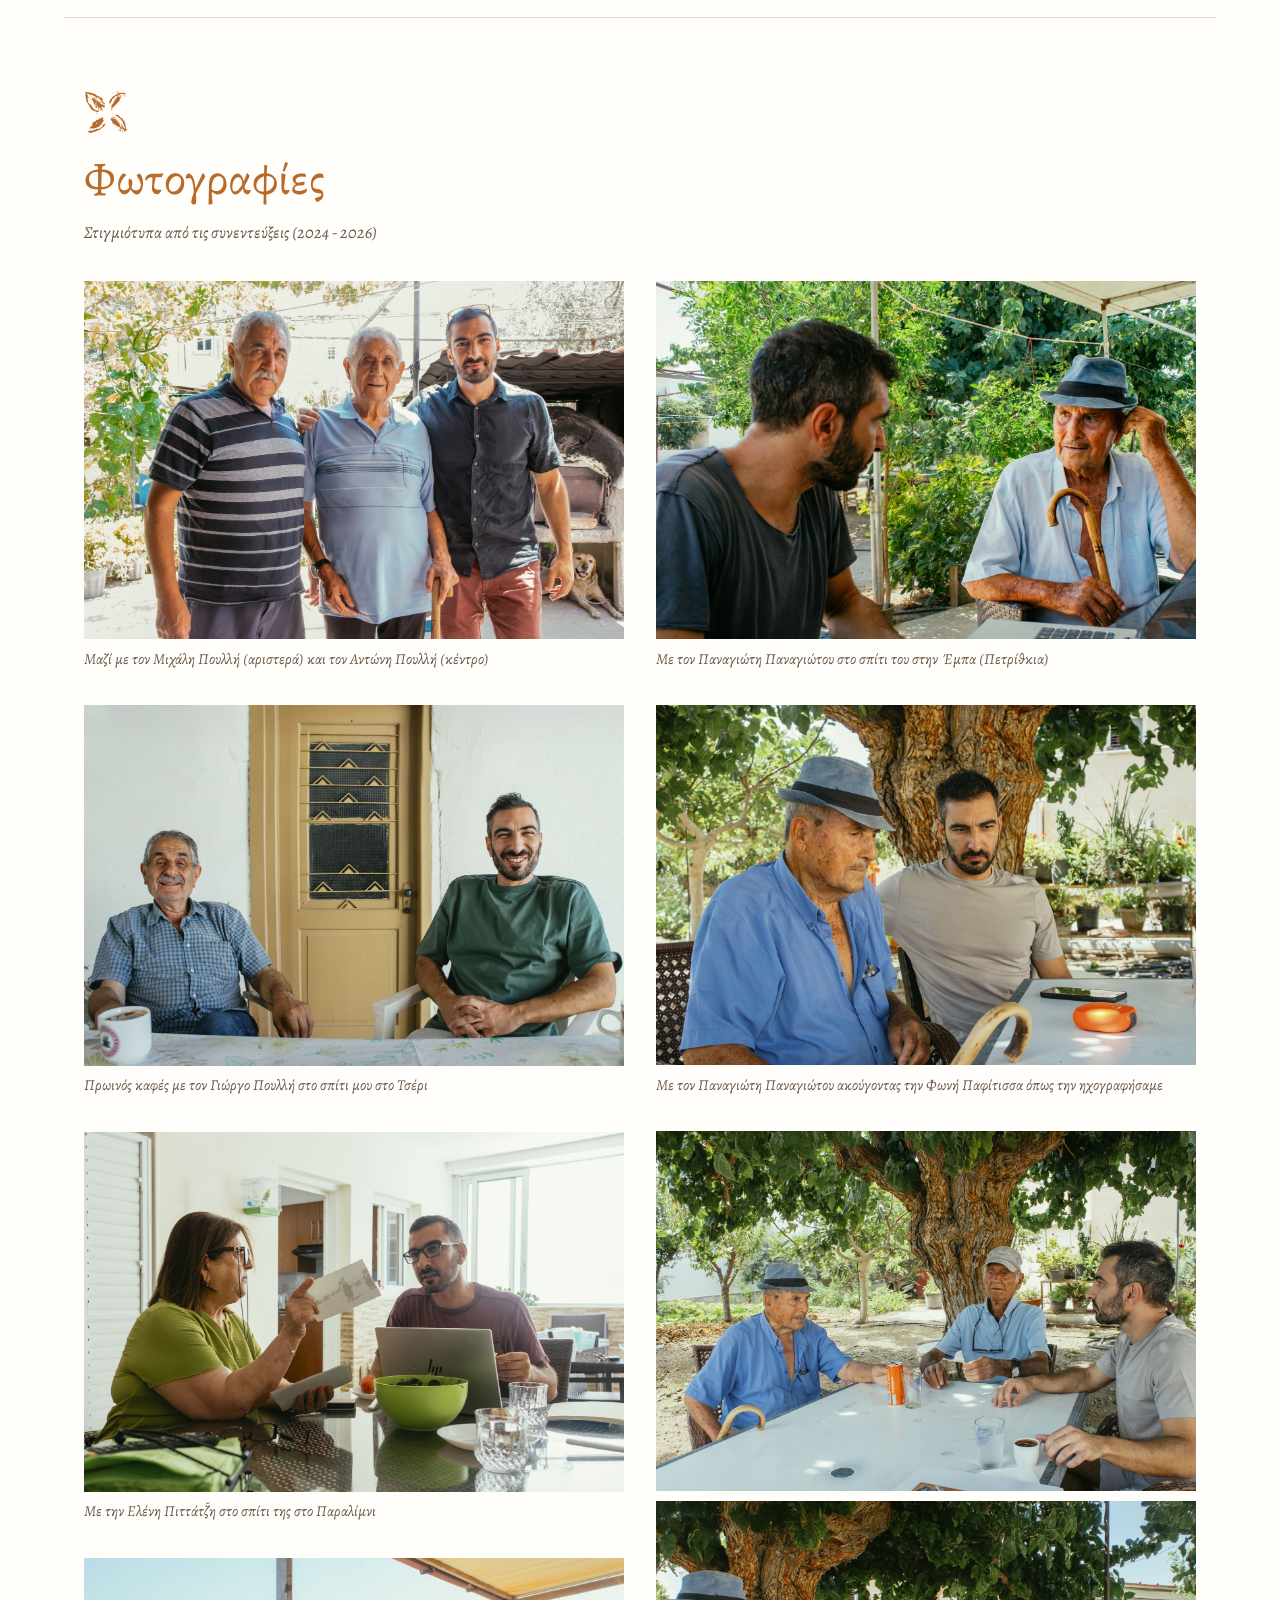
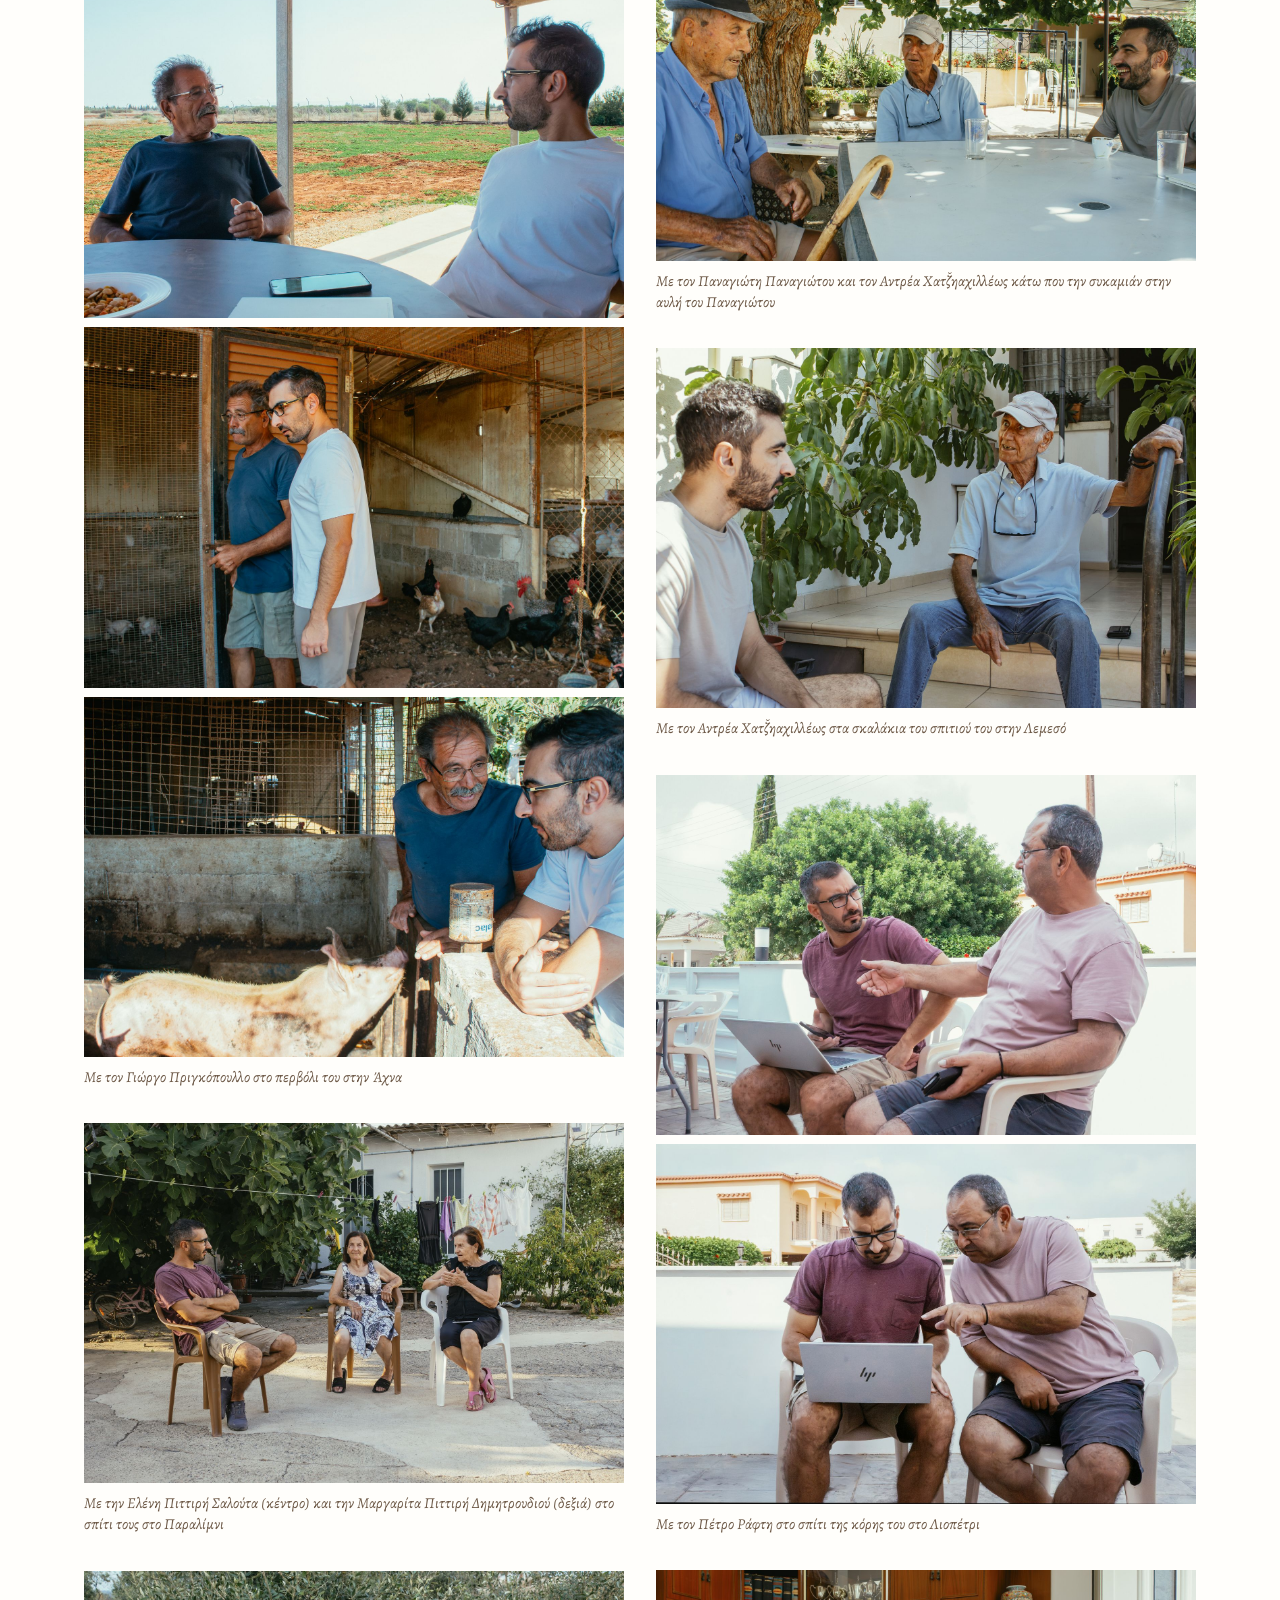
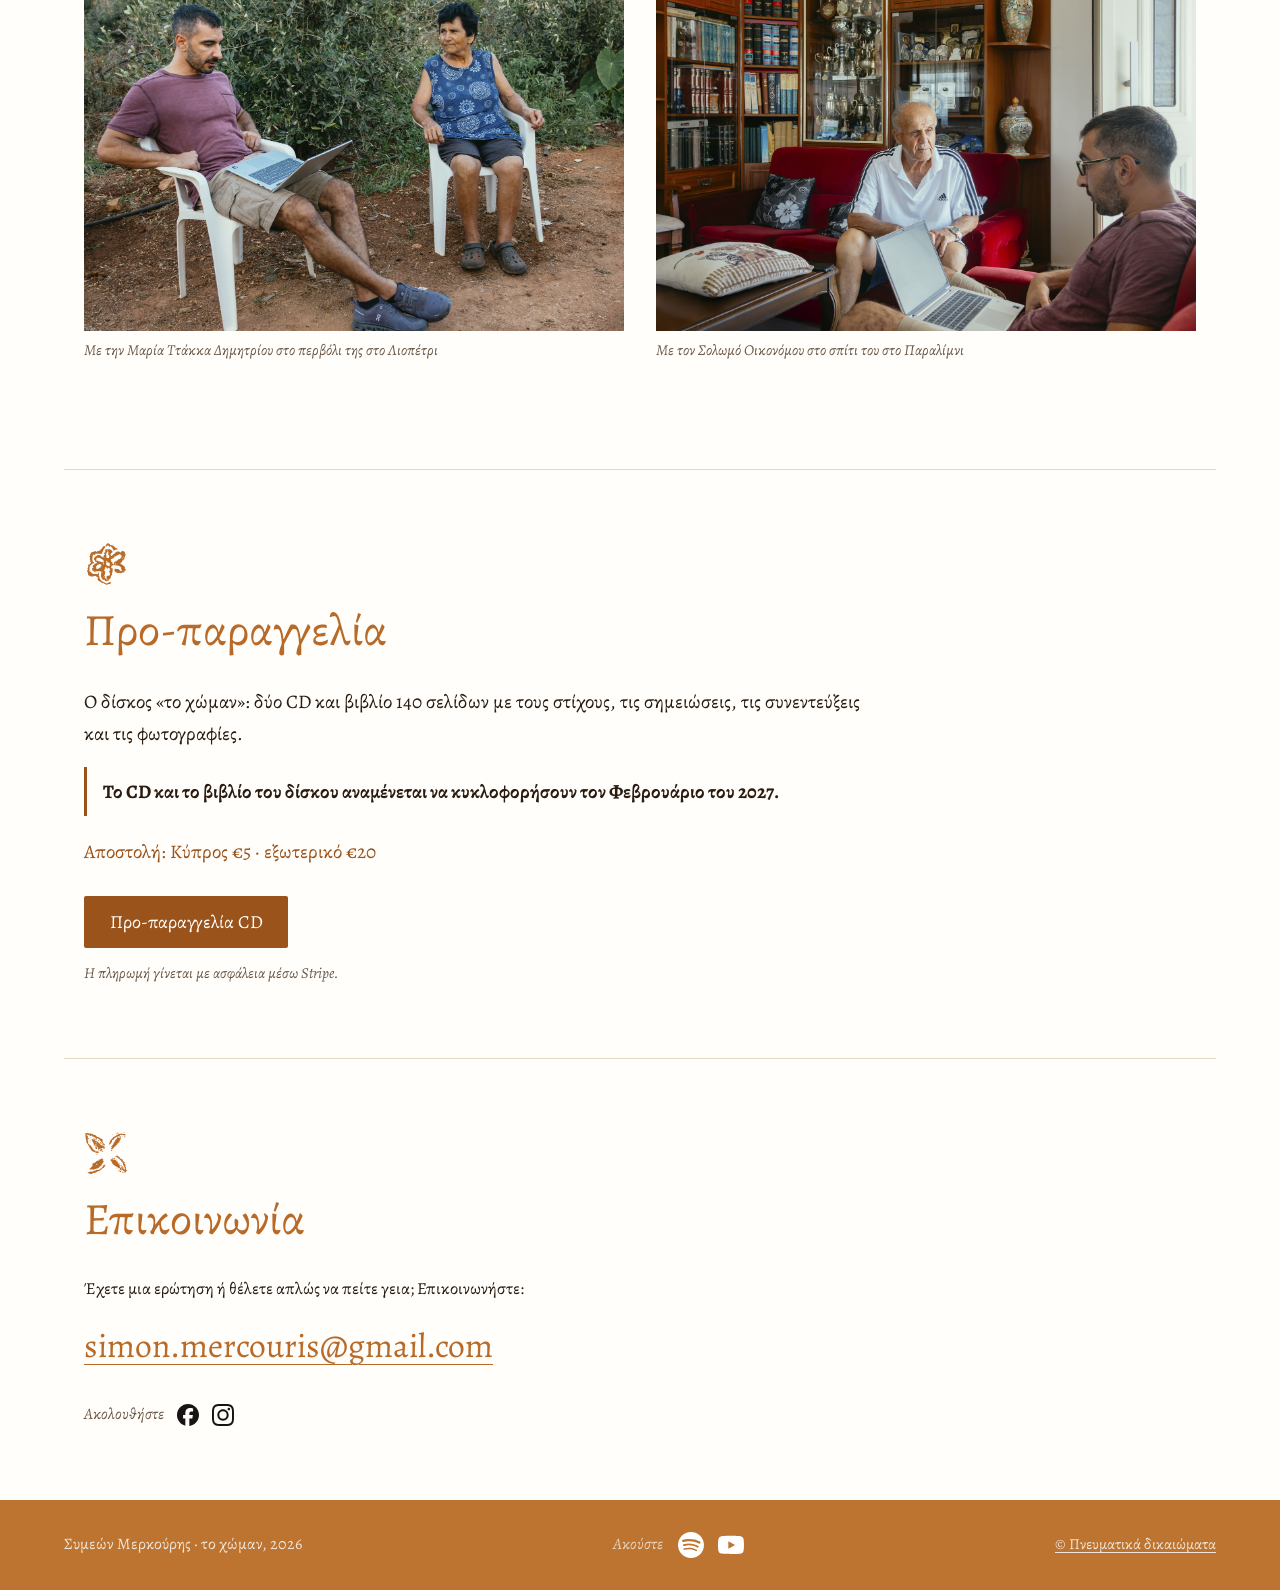
<file: songs.html>
<!doctype html>
<html lang="el">
<head>
<!-- Google tag -->
<script async src="https://www.googletagmanager.com/gtm.js?id=GTM-TKW6V334"></script>
<script>
  window.dataLayer = window.dataLayer || [];
  function gtag(){dataLayer.push(arguments);}
  gtag('js', new Date());
</script>
<meta charset="UTF-8">
<title>Το χώμαν</title>
<meta name="robots" content="noindex">
<link rel="canonical" href="index.html#songs">
<meta http-equiv="refresh" content="0; url=index.html#songs">
<script>
  // The site is now a single page; keep old links (e.g. songs.html#song-3) working.
  location.replace('index.html' + (location.hash || '#songs'));
</script>
</head>
<body>
<p><a href="index.html#songs">Το χώμαν</a></p>
</body>
</html>
</file>
<file: css/style.css>
/* Το χώμαν / To Homan: single-page booklet layout */

/* Self-hosted Alegreya with breve (U+0306) anchors on ζ σ ξ ψ Σ (see tools/make_font.py).
   Every text style must use this family, or the breve falls back to another font and floats. */
@font-face { font-family: "Alegreya Choman"; src: url("../fonts/alegreya-choman-400-normal.woff2") format("woff2"); font-weight: 400; font-style: normal; font-display: swap; }
@font-face { font-family: "Alegreya Choman"; src: url("../fonts/alegreya-choman-400-italic.woff2") format("woff2"); font-weight: 400; font-style: italic; font-display: swap; }
@font-face { font-family: "Alegreya Choman"; src: url("../fonts/alegreya-choman-700-normal.woff2") format("woff2"); font-weight: 500 800; font-style: normal; font-display: swap; }
@font-face { font-family: "Alegreya Choman"; src: url("../fonts/alegreya-choman-700-italic.woff2") format("woff2"); font-weight: 500 800; font-style: italic; font-display: swap; }

:root{
  --serif:"Alegreya Choman",Georgia,"Times New Roman",serif;
  --ochre:#BD7431;      /* cover background, sampled from the booklet PDF */
  --sun:#FCC443;        /* the spiral sun */
  --soil:#3B2000;       /* the stone print */
  --cream:#EFE5D8;      /* title colour on the cover */
  --paper:#FFFEFB;
  --ink:#2A1C10;
  --muted:#6E5A48;
  --head:#B86A28;       /* large headings, as in the booklet */
  --accent:#9A531B;     /* small orange text, darkened for legibility */
  --rule:#E9D7C3;
  color-scheme:light;
  box-sizing:border-box;
}
@media (prefers-color-scheme:dark){
  :root:not([data-theme="light"]){
    --paper:#1C130B; --ink:#EDE3D6; --muted:#B9A592; --head:#E3A161; --accent:#E3A161; --rule:#3A2A1B;
    color-scheme:dark;
  }
}
:root[data-theme="dark"]{--paper:#1C130B; --ink:#EDE3D6; --muted:#B9A592; --head:#E3A161; --accent:#E3A161; --rule:#3A2A1B; color-scheme:dark}
*,*::before,*::after{box-sizing:inherit}
html{scroll-padding-top:calc(4.5rem + env(safe-area-inset-top,0px)); -webkit-text-size-adjust:100%}
body{margin:0;background:var(--paper);color:var(--ink);
  font-family:var(--serif);font-size:1.125rem;line-height:1.62;
  font-feature-settings:"kern","liga","onum";
  padding-top:env(safe-area-inset-top,0px);padding-bottom:env(safe-area-inset-bottom,0px)}
img{max-width:100%;height:auto;display:block}
a{color:inherit}
button{font-family:inherit}
:focus-visible{outline:2px solid var(--sun);outline-offset:3px;border-radius:2px}

/* language switching */
html[data-lang="el"] [lang="en"]{display:none!important}
html[data-lang="en"] [lang="el"]{display:none!important}
/* lyrics are sung in Greek, so they show in both languages */
html[data-lang="en"] .lyrics[lang="el"]{display:block!important}

/* ---------- top bar ---------- */
.bar{position:sticky;top:0;z-index:20;background:var(--paper);border-bottom:1px solid var(--rule)}
.bar-in{max-width:72rem;margin:0 auto;display:flex;align-items:center;gap:1rem;padding:.6rem 1.25rem;position:relative}
.mark{font-style:italic;font-size:1.5rem;color:var(--head);text-decoration:none;line-height:1;margin-right:auto}
.nav{display:flex;gap:1.4rem}
.nav a{text-decoration:none;font-weight:500}
.nav a:hover{color:var(--head)}
.lang{font:inherit;font-weight:700;font-size:.95rem;background:none;color:var(--accent);
  border:1.5px solid currentColor;border-radius:999px;padding:.15rem .7rem;cursor:pointer}
.lang:hover{background:var(--accent);color:var(--paper)}
.menu{display:none;font:inherit;background:none;border:0;color:var(--ink);padding:.3rem;cursor:pointer}
.menu svg{display:block}
@media (max-width:940px){
  .menu{display:block}
  .nav{display:none;position:absolute;left:0;right:0;top:100%;flex-direction:column;gap:0;
    background:var(--paper);border-bottom:1px solid var(--rule)}
  .nav.open{display:flex}
  .nav a{padding:.85rem 1.25rem;border-top:1px solid var(--rule)}
}
/* once the cover has scrolled away, the bar takes the cover's ochre (set by js/site.js) */
.bar{transition:background-color .3s ease,border-color .3s ease}
.bar.solid{background:var(--ochre);border-bottom-color:var(--ochre);color:var(--cream)}
.bar.solid .mark,.bar.solid .lang,.bar.solid .menu{color:var(--cream)}
.bar.solid .nav a:hover{color:var(--sun)}
.bar.solid .lang:hover{background:var(--cream);color:var(--ochre)}
@media (max-width:940px){
  .bar.solid .nav{background:var(--ochre);border-bottom-color:var(--ochre)}
  .bar.solid .nav a{border-top-color:rgba(239,229,216,.35)}
}
@media (prefers-reduced-motion:reduce){.bar{transition:none}}

/* running head, like the booklet's margin */
.rail{display:none;position:fixed;left:1.1rem;top:50%;transform:translateY(-50%) rotate(-90deg);transform-origin:center;
  font-style:italic;font-weight:700;color:var(--head);letter-spacing:.02em;pointer-events:none;opacity:.85}
@media (min-width:1100px){.reading .rail{display:block}}

/* ---------- cover ---------- */
.hero{background:var(--ochre);color:var(--cream);padding:2.5rem 1.25rem 3rem}
.hero-in{max-width:34rem;margin:0 auto;text-align:center}
.cover{width:100%;margin:0 auto;animation:rise 1.4s ease-out both}
@keyframes rise{from{opacity:0;transform:translateY(12px)}to{opacity:1;transform:none}}

@media (prefers-reduced-motion:reduce){.cover{animation:none}}

/* ---------- page sections ---------- */
main{display:block}
.sec{max-width:72rem;margin:0 auto;padding:4.5rem 1.25rem}
.sec + .sec{border-top:1px solid var(--rule)}
.sec h2{font-weight:400;font-size:clamp(2rem,5vw,2.8rem);line-height:1.1;color:var(--head);margin:0 0 2rem}
.orn{display:block;width:44px;height:44px;margin:0 0 1.2rem;background:var(--head);
  -webkit-mask:var(--m) center/contain no-repeat;mask:var(--m) center/contain no-repeat}
.orn.a{--m:url("../images/ornament-leaves.png")}
.orn.b{--m:url("../images/ornament-flower.png")}
.prose{max-width:38rem}
.prose h3{font-weight:700;color:var(--accent);font-size:1.15rem;margin:0 0 1rem}
.prose p{margin:0 0 1.1rem;hyphens:auto;text-align:justify}
/* sign-off as in the booklet (p. 10): the wish, a gap, then the name on its own line */
.prose .sign{text-align:left;margin:2.4rem 0 1.4rem}
.prose .signer{text-align:left}
.prose.wide{max-width:50rem}
@media (min-width:900px){.prose.wide{font-size:1.2rem;line-height:1.65}}
.credits-sec h3{font-weight:700;font-size:1.15rem;color:var(--accent);margin:0 0 .5rem}
.side{font-size:1.05rem}

/* ---------- listen icons (Songs heading and footer) ---------- */
.sec-head{display:flex;flex-wrap:wrap;align-items:center;justify-content:space-between;gap:.8rem 2rem;margin:0 0 2rem}
.sec-head h2{margin:0}
/* Official Spotify / YouTube shapes (Simple Icons, CC0). The brands only allow their own
   colours or plain black/white, so they are near-black on the page and white on ochre or dark. */
.listen{display:flex;align-items:center;gap:.9rem;color:#191414}
.listen-label{font-style:italic;color:var(--muted);font-size:1rem}
.listen-link{display:inline-flex;padding:.3rem;margin:-.3rem;border-radius:6px;color:inherit;cursor:pointer;
  transition:opacity .2s ease,transform .2s ease}
.listen-link svg{display:block;width:26px;height:26px}
.listen-link:hover{opacity:.7;transform:translateY(-1px)}
.listen-link.soon{cursor:default}
.listen-link.soon:hover{opacity:1;transform:none}
.listen.foot{color:#fff}
.listen.foot .listen-label{color:var(--cream);opacity:.85}
@media (prefers-color-scheme:dark){:root:not([data-theme="light"]) .listen{color:#fff}}
:root[data-theme="dark"] .listen{color:#fff}

/* ---------- index ---------- */
/* two CDs side by side, as on the back of the booklet */
.discs{display:grid;gap:2.5rem 4rem}
@media (min-width:760px){.discs{grid-template-columns:1fr 1fr}}
.disc h3{font-weight:700;font-size:1.15rem;color:var(--accent);margin:0 0 .4rem}
.index{list-style:none;margin:0;padding:0}
.index li{break-inside:avoid}
.index a{display:flex;gap:1rem;align-items:baseline;padding:.6rem 0;text-decoration:none;border-bottom:1px solid var(--rule)}
.index .no{font-weight:800;color:var(--head);min-width:1.6rem;text-align:right;font-variant-numeric:lining-nums tabular-nums}
.index .tt{font-size:1.2rem}
.index a:hover .tt{color:var(--head)}

/* ---------- track reader ---------- */
.track{max-width:72rem;margin:0 auto;padding:2.5rem 1.25rem 4rem}
.js .track{display:none}
.js .track.on{display:block}
.js.reading .page{display:none}
.back{display:inline-block;text-decoration:none;color:var(--accent);font-weight:500;margin-bottom:2rem}
.back::before{content:"‹ "}
.count{margin:0;color:var(--muted);font-variant-numeric:lining-nums}
/* each song's ornament from the booklet, drawn in the heading orange */
.song-orn{display:block;width:6rem;height:4.2rem;margin:0 0 1.4rem;background:var(--head);
  -webkit-mask-position:left center;mask-position:left center;-webkit-mask-size:contain;mask-size:contain;
  -webkit-mask-repeat:no-repeat;mask-repeat:no-repeat}
.song-orn.dot{width:2.6rem;height:2.6rem;border-radius:50%;margin:.8rem 0 2rem}
.track h3{font-weight:400;font-size:clamp(2.1rem,6vw,3.2rem);line-height:1.08;color:var(--head);margin:.2rem 0 2.5rem;max-width:20ch}
.spread{display:grid;gap:2rem}
@media (min-width:900px){
  .spread{grid-template-columns:16rem minmax(0,38rem);gap:5rem}
  .credits{position:sticky;top:6rem;align-self:start;text-align:right}
}
.credits ul{list-style:none;margin:0;padding:0;color:var(--accent);font-size:1rem;line-height:1.4}
.credits li{margin:0 0 .7rem}
.credits .k{font-weight:700}
sup.ord{font-size:.68em;line-height:0;margin-left:.04em}
.text p{margin:0 0 1.1rem;hyphens:auto}
/* running text is justified, as in the booklet (lyrics, verse and sources are not) */
.text > div > p:not(.verse){text-align:justify}
/* interview passages, inset on both sides as in the booklet; .q2 is dialogue inside one */
.text p.q{margin-left:2rem;margin-right:2rem}
.text p.q2{margin-left:4rem;margin-right:4rem}
@media (max-width:600px){.text p.q{margin-left:1.1rem;margin-right:1.1rem}.text p.q2{margin-left:2.2rem;margin-right:2.2rem}}
.text h4{font-weight:700;font-size:1.25rem;color:var(--accent);margin:2.6rem 0 .9rem;text-decoration:underline;text-underline-offset:.25em;text-decoration-thickness:1px}
/* verse in the notes: each line centred, as in the booklet */
.text .verse{margin:0;text-align:center;font-style:italic;font-size:1.05rem;line-height:1.5}
.text .verse.vs{margin-top:.2rem}
.text .verse.ve{margin-bottom:1.3rem}
.text .srcs{margin:1.8rem 0 1.4rem}
.text .src-label{font-weight:700;color:var(--accent);font-size:.95rem;margin:0 0 .35rem}
.text .src{font-size:.95rem;color:var(--muted);margin:0 0 .35rem;padding-left:1.5rem;text-indent:-1.5rem;overflow-wrap:anywhere}
.text a{color:var(--accent)}
.text a.xref{text-decoration-thickness:1px;text-underline-offset:.18em}
.lyrics{margin:0 0 2.5rem;font-weight:700;line-height:1.55}
.lyrics p{margin:0 0 1.1rem;hyphens:none}
.lyrics .notes{margin-top:1.2rem;font-weight:400}
.lyrics .lyr{width:fit-content;max-width:100%}
.lyrics .c{text-align:center}
/* English mode: each Greek stanza is followed by its translation */
.lyrics .tr{font-weight:400;color:var(--muted);margin:-.6rem 0 1.6rem;font-size:1.02rem;line-height:1.5}
.ph{margin:2.2rem 0 2.4rem}
.ph img{width:100%;background:var(--rule)}
.ph.cut img{background:none}
.ph.tall img{width:auto;max-width:100%;max-height:34rem}
.ph figcaption{margin-top:.6rem;font-size:.92rem;font-style:italic;color:var(--muted);line-height:1.4}
sup.fn{font-size:.68em;line-height:0;margin-left:.05em}
sup.fn a{text-decoration:none;color:var(--accent);font-weight:700}
.notes{margin:2.5rem 0 0;padding:1.2rem 0 0 1.4rem;border-top:1px solid var(--head);font-size:.92rem;color:var(--muted);line-height:1.45}
.notes li{margin:0 0 .45rem}
.notes .fn-back{text-decoration:none;color:var(--accent);font-weight:700;padding:0 .2em}
.notes li::marker{color:var(--accent);font-weight:700}
.pager{display:flex;justify-content:space-between;gap:1rem;margin-top:3.5rem;padding-top:1.2rem;border-top:1px solid var(--rule)}
.pn{text-decoration:none;font-weight:700;color:var(--accent)}
.pn.prev::before{content:"‹ "} .pn.next{text-align:right} .pn.next::after{content:" ›"}

/* ---------- contributors ---------- */
.people{list-style:none;margin:0;padding:0;display:grid;gap:1.1rem 2.5rem;grid-template-columns:repeat(auto-fill,minmax(15rem,1fr))}
.people li{line-height:1.35}
.people b{display:block;font-weight:700}
.people .r{color:var(--muted);font-size:1rem}
.credits-sec h3{margin-top:3rem}
.roles{list-style:none;margin:0;padding:0;max-width:44rem}
.roles li{margin:0 0 .55rem;line-height:1.4}
.roles .k{font-weight:700;color:var(--accent)}
.legend{margin:1rem 0 0;font-size:.92rem;font-style:italic;color:var(--muted)}

/* ---------- thanks ---------- */
/* right-aligned in the intro column, between "Ο δίσκος" and "Εισαγωγικό σημείωμα" (Symeon, 27 Nov) */
.prose .dedication{font-weight:bold;font-style:italic;text-align:right;hyphens:manual;font-size:1.3rem;color:var(--muted);margin:-.4rem 0 1.8rem}

/* ---------- interview photos ---------- */
.photos .lead{font-style:italic;color:var(--muted);margin:-1rem 0 2.2rem}
.gallery{columns:2 24rem;column-gap:2rem}
.gallery figure{break-inside:avoid;margin:0 0 2.2rem}
.gallery img{width:100%;background:var(--rule)}
.gallery img + img{margin-top:.6rem}
.gallery figcaption{margin-top:.6rem;font-size:.95rem;font-style:italic;color:var(--muted);line-height:1.4}

/* ---------- buy ---------- */
.buy .prose p{margin:0 0 .8rem;text-align:left;hyphens:manual}
.buy .ship{color:var(--accent)}
/* the expected release date stands out a little */
.buy .prose p.release{margin:1.1rem 0 1.2rem;padding:.55rem 0 .55rem 1rem;border-left:3px solid var(--accent);font-weight:700;color:var(--ink)}
.buy-btns{display:flex;flex-wrap:wrap;gap:.8rem 1rem;margin:1.8rem 0 .8rem}
.btn{display:inline-block;padding:.7rem 1.6rem;background:var(--accent);color:var(--paper);
  font-size:1.15rem;text-decoration:none;border-radius:2px;transition:background .2s}
.btn:hover{background:var(--ink)}
.buy-note{margin:0;font-size:.95rem;font-style:italic;color:var(--muted)}

/* ---------- contact ---------- */
.contact .mail{font-size:clamp(1.4rem,4vw,2.1rem);color:var(--head);text-decoration-thickness:1px;text-underline-offset:.2em;overflow-wrap:anywhere}
.contact .social{margin-top:1.8rem;gap:.8rem}
.contact .social .listen-link svg{width:22px;height:22px}

footer{background:var(--ochre);color:var(--cream);padding:2rem 1.25rem}
.foot-in{max-width:72rem;margin:0 auto;display:flex;flex-wrap:wrap;gap:.6rem 2rem;align-items:baseline;justify-content:space-between}
footer p{margin:0;font-size:1rem}
.legal-link{font:inherit;font-size:.95rem;background:none;border:0;padding:0;color:var(--cream);
  text-decoration:underline;text-underline-offset:.2em;text-decoration-thickness:1px;cursor:pointer}
.legal-link:hover{color:var(--sun)}

/* ---------- copyright popup ---------- */
.legal{max-width:44rem;width:calc(100% - 2rem);max-height:calc(100% - 3rem);padding:2.2rem 2rem 1.6rem;
  border:0;border-radius:6px;background:var(--paper);color:var(--ink);box-shadow:0 20px 60px rgba(0,0,0,.35)}
.legal::backdrop{background:rgba(59,32,0,.55)}
.legal h2{font-weight:400;font-size:1.7rem;color:var(--head);margin:0 0 1.2rem;padding-right:2rem}
.legal p{font-size:.95rem;line-height:1.55;margin:0 0 1rem;hyphens:auto}
.legal-close{position:absolute;top:.7rem;right:.8rem;width:2.4rem;height:2.4rem;font-size:1.7rem;line-height:1;
  background:none;border:0;color:var(--accent);cursor:pointer;border-radius:999px}
.legal-close:hover{background:var(--rule)}
</file>
